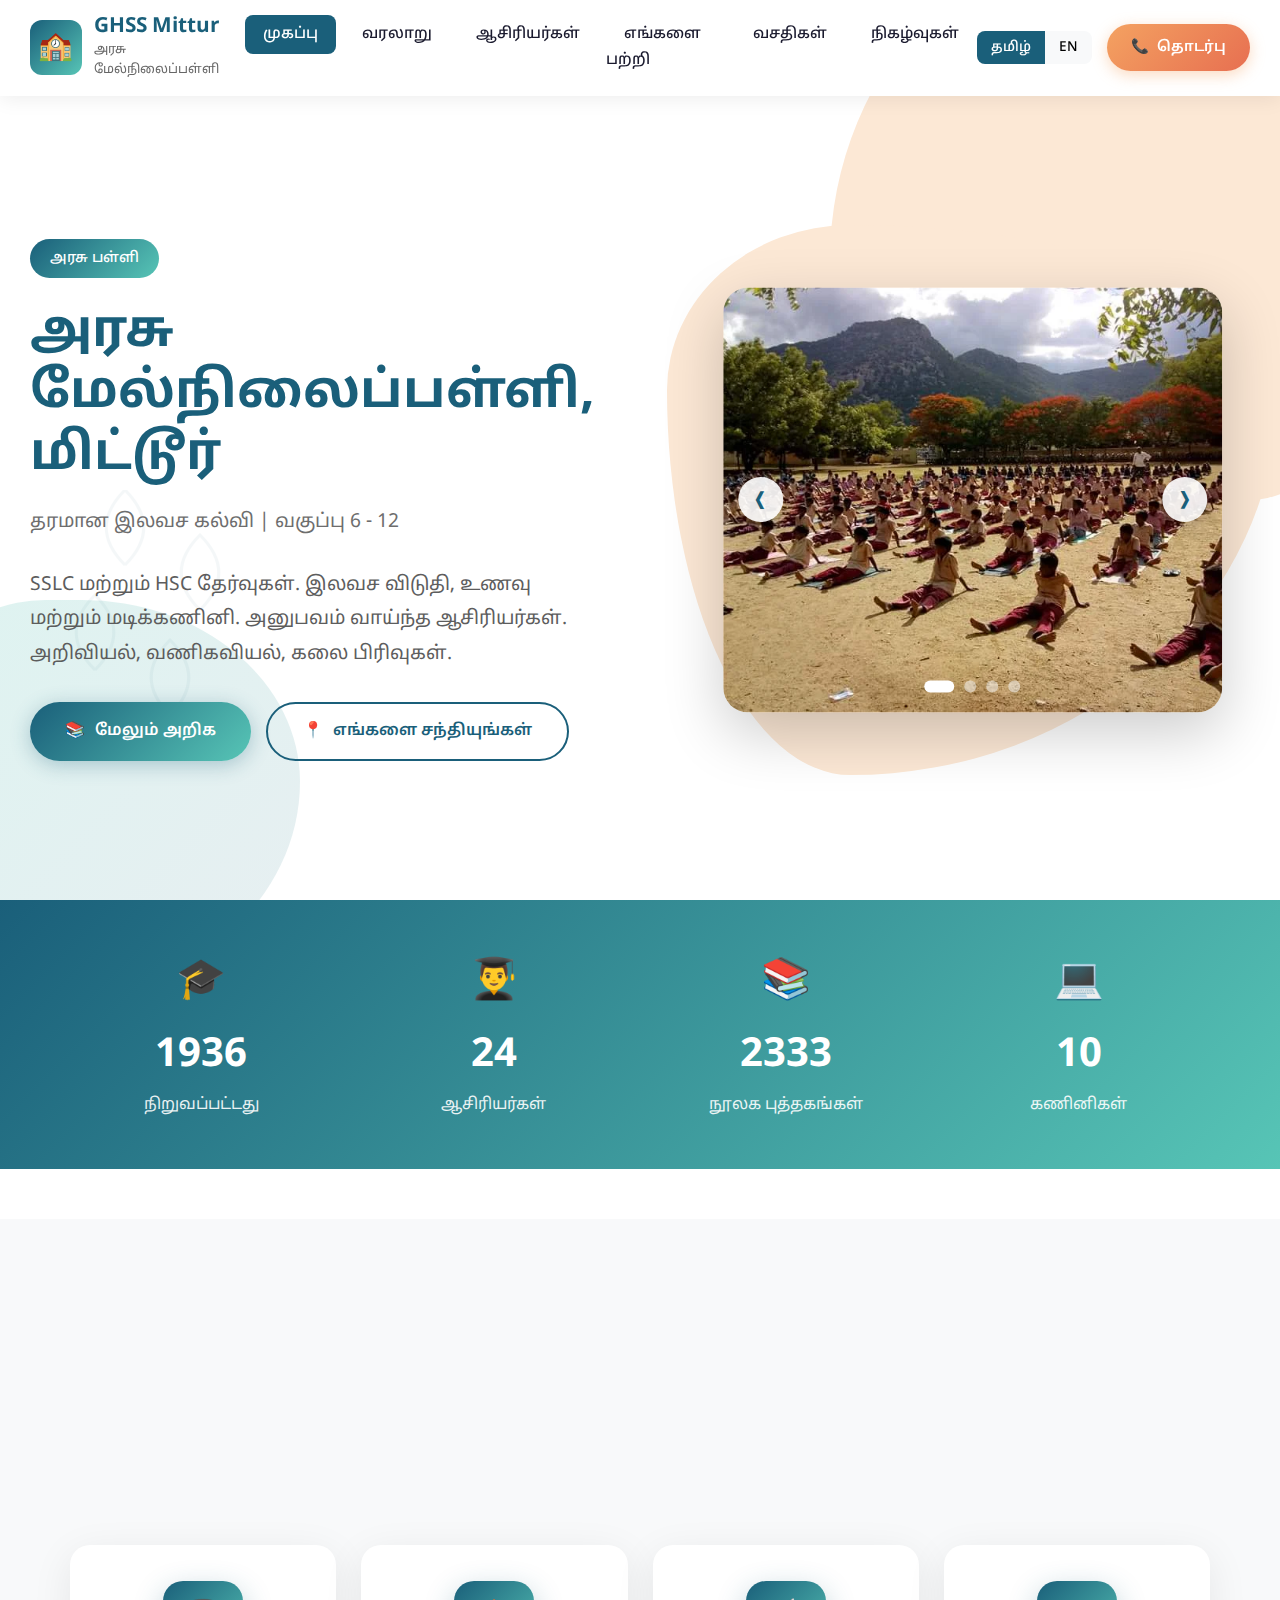
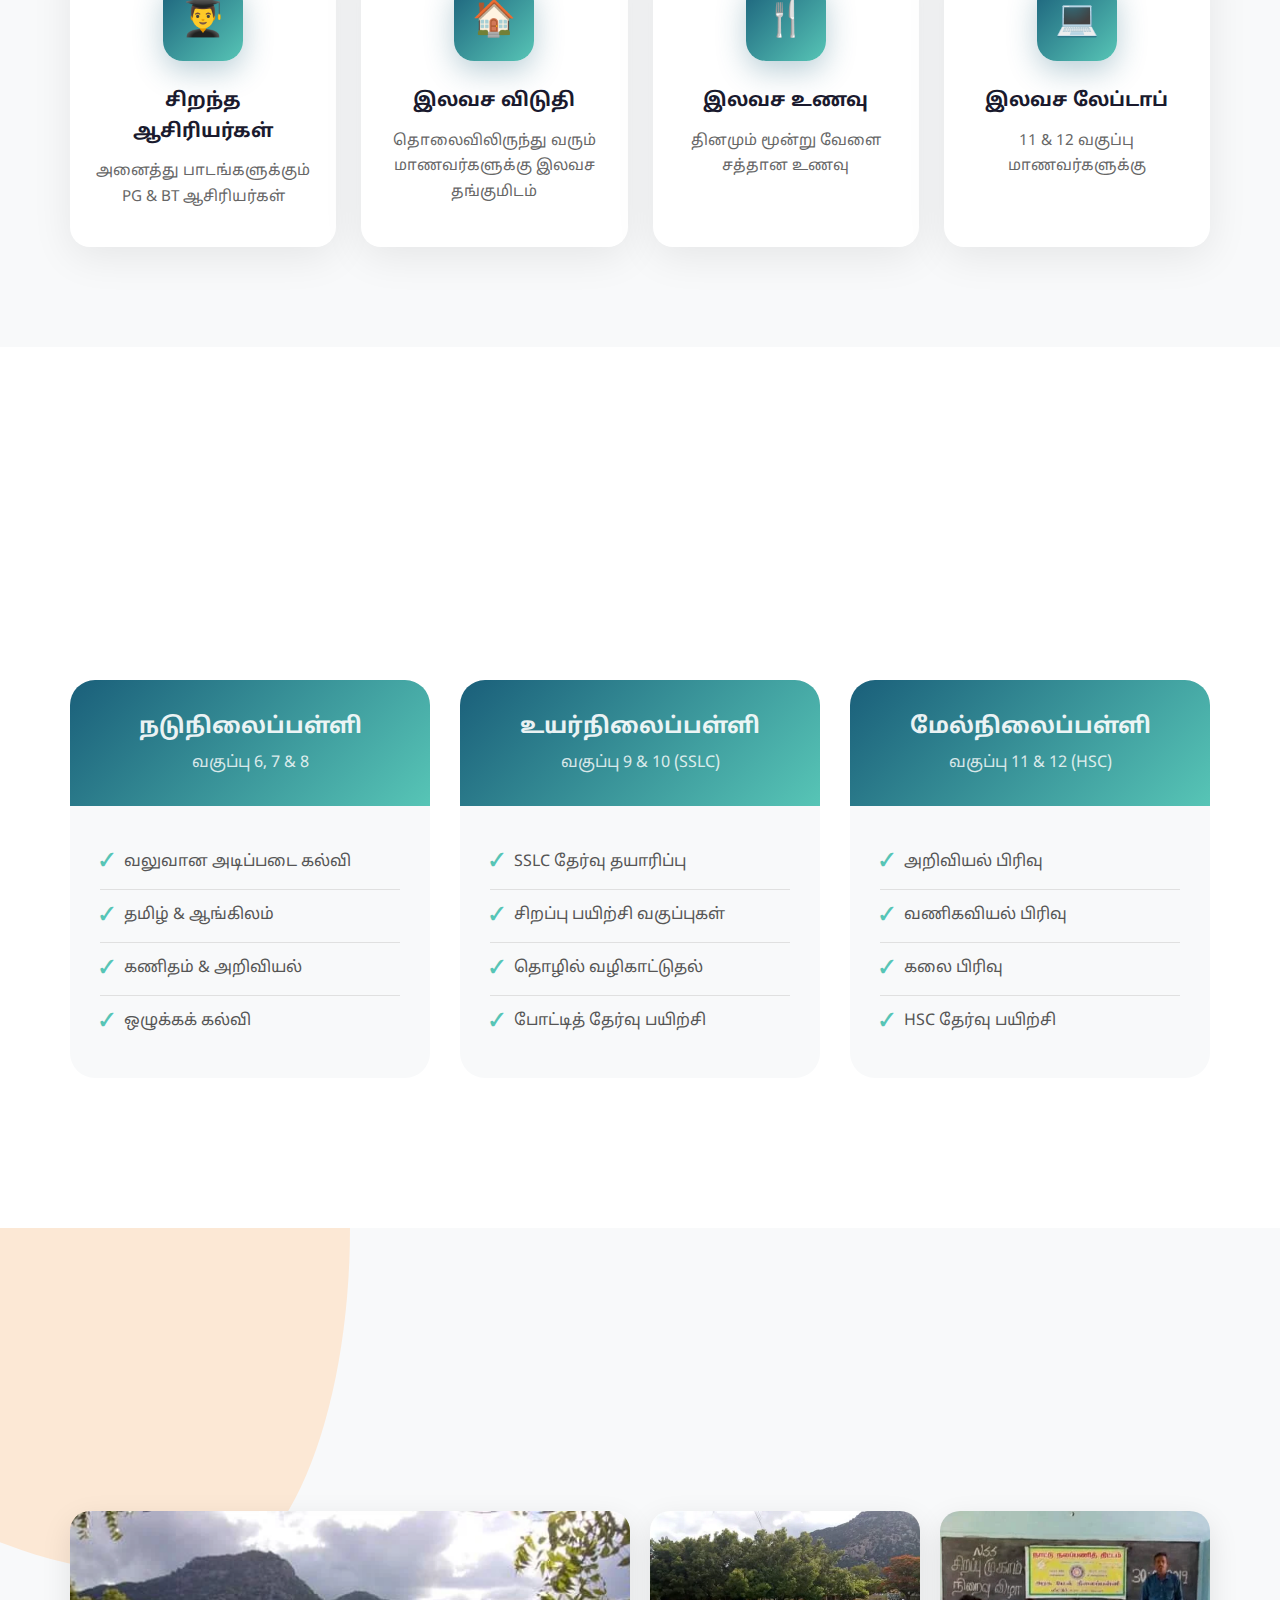
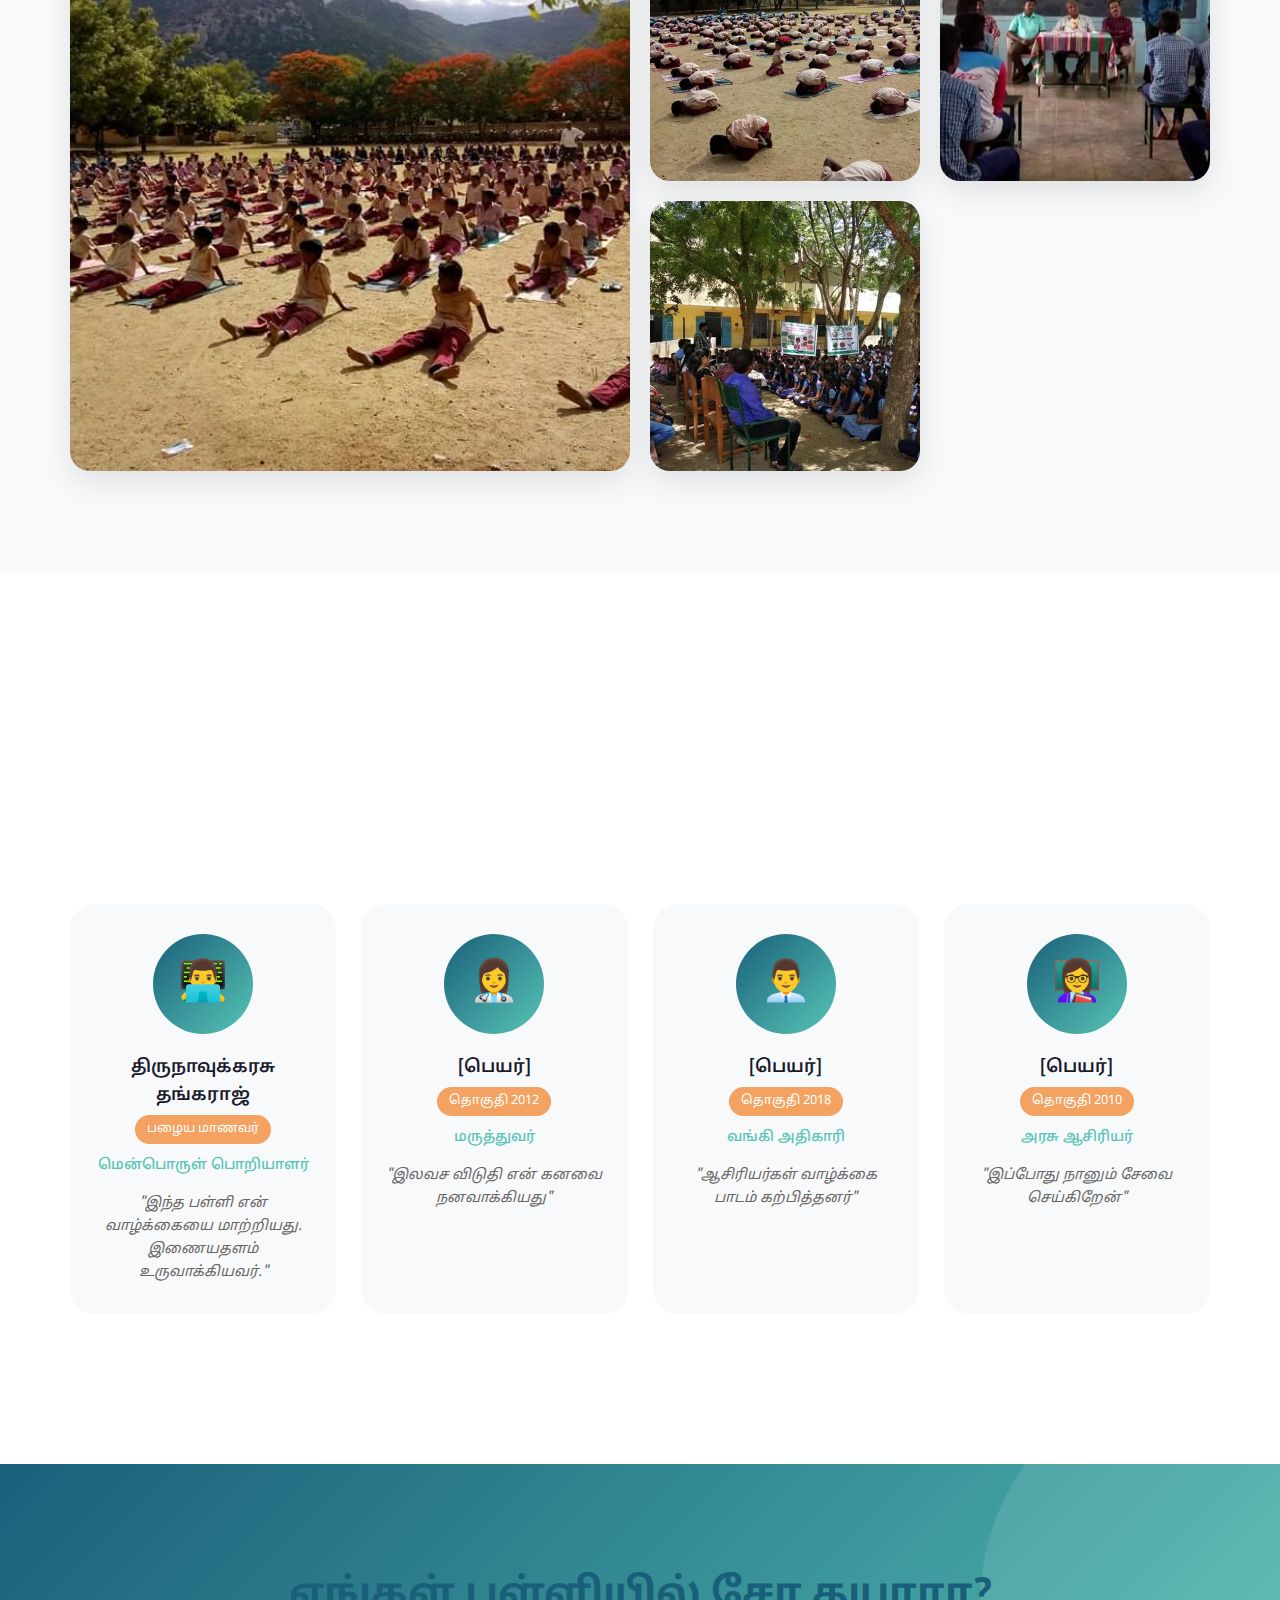
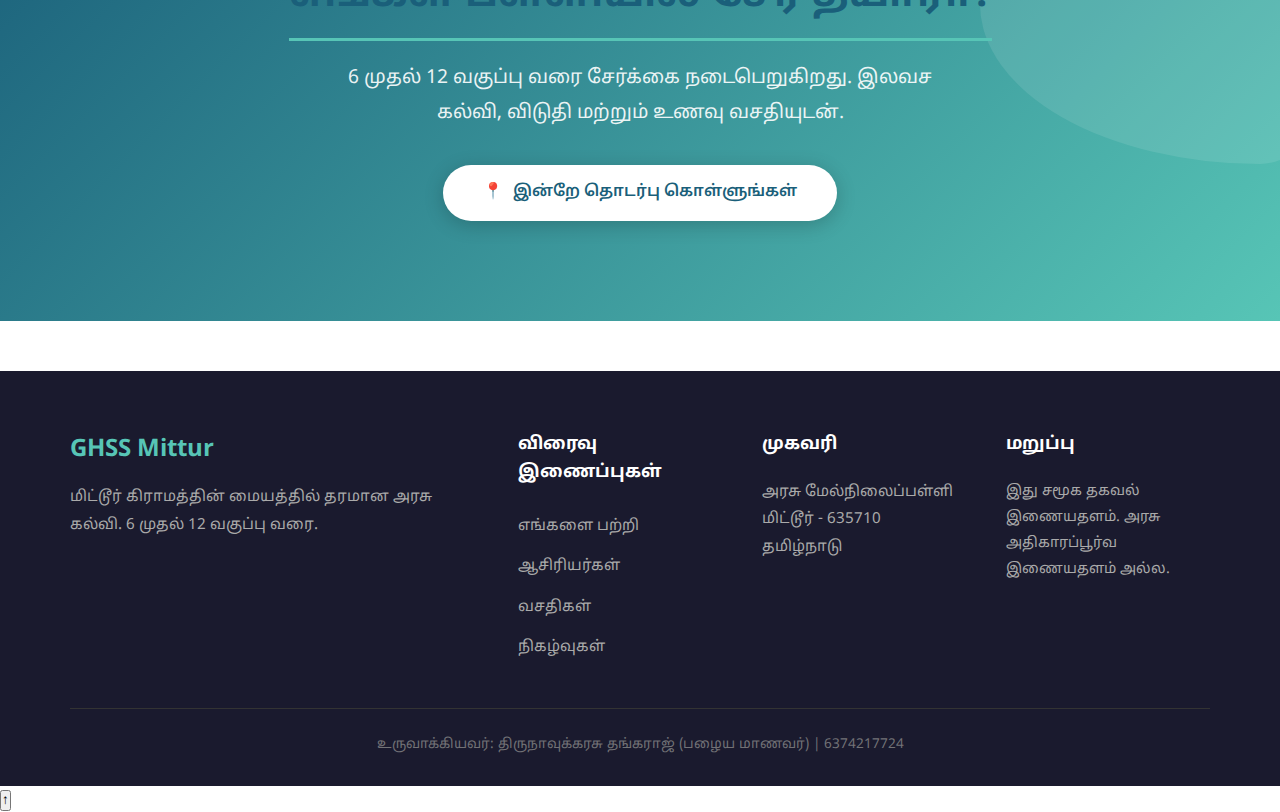
<file: index.html>
<!DOCTYPE html>
<html lang="ta" class="lang-tamil">
<head>
    <meta charset="UTF-8">
    <meta name="viewport" content="width=device-width, initial-scale=1.0">

    <!-- Primary SEO Meta Tags -->
    <title>GHSS Mittur | அரசு மேல்நிலைப்பள்ளி மிட்டூர் | Government Higher Secondary School</title>
    <meta name="title" content="GHSS Mittur | அரசு மேல்நிலைப்பள்ளி மிட்டூர் | Government Higher Secondary School">
    <meta name="description" content="GHSS Mittur - Government Higher Secondary School, Mittur, Tirupattur District, Tamil Nadu. Established 1936. Free education Class 6-12 with SSLC & HSC. 24 Teachers, Computer Lab, Library with 2333 books. அரசு மேல்நிலைப்பள்ளி மிட்டூர்.">
    <meta name="keywords" content="mittur, mittur school, school mittur, school in mittur, schools in mittur, mittur schools, mittur palli, மிட்டூர், மிட்டூர் பள்ளி, GHSS Mittur, GHSS, ghss mittur, ghss school, ghss school mittur, govt school, govt school mittur, govt schools mittur, government school, government school mittur, government schools mittur, govt higher secondary school, govt higher secondary school mittur, government higher secondary school, government higher secondary school mittur, govt high school mittur, government high school mittur, boys school mittur, girls school mittur, co-ed school mittur, high school mittur, higher secondary school mittur, higher secondary mittur, hr sec school mittur, அரசு மேல்நிலைப்பள்ளி மிட்டூர், அரசு பள்ளி மிட்டூர், அரசு பள்ளி, மேல்நிலைப்பள்ளி மிட்டூர், உயர்நிலைப்பள்ளி மிட்டூர், mittur village school, mittur govt school, mittur government school, free school mittur, free govt school, free government school, Tamil Nadu Government School, Tamil Nadu govt school, TN govt school, Free Education Tamil Nadu, free education, SSLC School mittur, SSLC school, HSC School mittur, HSC school, 10th school mittur, 12th school mittur, plus two school mittur, 635710, 635710 school, Tirupattur District school, tirupattur govt school, tirupattur school, tirupattur district govt school, UDISE 33042101506, mittur school tamil nadu, mittur school tirupattur, best govt school mittur, best school mittur, top school mittur, free hostel school mittur, free hostel school, free education mittur, mittur higher secondary, mittur hr sec school, govt hr sec school mittur, government hr sec school mittur, mittur village, mittur tamil nadu, school near mittur, nearest school mittur, local school mittur, public school mittur, sarkar school mittur, sarkari school mittur, arasup palli mittur">
    <meta name="author" content="GHSS Mittur">
    <meta name="robots" content="index, follow">
    <meta name="language" content="Tamil, English">
    <meta name="revisit-after" content="7 days">
    <link rel="canonical" href="https://mitturschool.in/">

    <!-- Open Graph / Facebook -->
    <meta property="og:type" content="website">
    <meta property="og:url" content="https://mitturschool.in/">
    <meta property="og:title" content="GHSS Mittur | Government Higher Secondary School Mittur">
    <meta property="og:description" content="Quality free education Class 6-12 with SSLC & HSC. Free hostel, food & laptop for students. Join GHSS Mittur today!">
    <meta property="og:image" content="https://mitturschool.in/images/mittueschool.webp">
    <meta property="og:locale" content="ta_IN">
    <meta property="og:locale:alternate" content="en_IN">
    <meta property="og:site_name" content="GHSS Mittur">

    <!-- Twitter -->
    <meta name="twitter:card" content="summary_large_image">
    <meta name="twitter:url" content="https://mitturschool.in/">
    <meta name="twitter:title" content="GHSS Mittur | Government Higher Secondary School">
    <meta name="twitter:description" content="Quality free education Class 6-12 with SSLC & HSC. Free hostel, food & laptop.">
    <meta name="twitter:image" content="https://mitturschool.in/images/mittueschool.webp">

    <!-- Geo Tags -->
    <meta name="geo.region" content="IN-TN">
    <meta name="geo.placename" content="Mittur">
    <meta name="geo.position" content="12.489387;78.567918">
    <meta name="ICBM" content="12.489387, 78.567918">

    <!-- Schema.org Structured Data -->
    <script type="application/ld+json">
    {
        "@context": "https://schema.org",
        "@type": "School",
        "name": "Government Higher Secondary School Mittur",
        "alternateName": ["GHSS Mittur", "அரசு மேல்நிலைப்பள்ளி மிட்டூர்", "Mittur School", "School Mittur", "Govt School Mittur", "Govt Hr Sec School Mittur", "மிட்டூர் பள்ளி", "அரசு பள்ளி மிட்டூர்"],
        "url": "https://mitturschool.in",
        "logo": "https://mitturschool.in/images/mittueschool.webp",
        "image": "https://mitturschool.in/images/mittueschool.webp",
        "description": "Government Higher Secondary School established in 1936. Offering free quality education from Class 6 to 12 with SSLC and HSC State Board examinations. 24 teachers, 10 computers, library with 2333 books.",
        "foundingDate": "1936",
        "identifier": {
            "@type": "PropertyValue",
            "name": "UDISE Code",
            "value": "33042101506"
        },
        "address": {
            "@type": "PostalAddress",
            "streetAddress": "Mittur Village, Thirupattur Block",
            "addressLocality": "Mittur",
            "addressRegion": "Tamil Nadu",
            "postalCode": "635710",
            "addressCountry": "IN"
        },
        "areaServed": "Mittur and surrounding villages, Tirupattur District",
        "priceRange": "Free",
        "openingHours": "Mo-Fr 09:00-16:30, Sa 09:00-12:30",
        "numberOfEmployees": "24",
        "sameAs": [],
        "amenityFeature": [
            {"@type": "LocationFeatureSpecification", "name": "Computer Lab with 10 Computers"},
            {"@type": "LocationFeatureSpecification", "name": "Library with 2333 Books"},
            {"@type": "LocationFeatureSpecification", "name": "Playground"},
            {"@type": "LocationFeatureSpecification", "name": "Physics Laboratory"},
            {"@type": "LocationFeatureSpecification", "name": "Chemistry Laboratory"},
            {"@type": "LocationFeatureSpecification", "name": "Biology Laboratory"},
            {"@type": "LocationFeatureSpecification", "name": "Ramps for Disabled"}
        ],
        "hasOfferCatalog": {
            "@type": "OfferCatalog",
            "name": "Academic Programs",
            "itemListElement": [
                {
                    "@type": "EducationalOccupationalProgram",
                    "name": "Middle School (Class 6-8)",
                    "educationalProgramMode": "full-time"
                },
                {
                    "@type": "EducationalOccupationalProgram",
                    "name": "High School SSLC (Class 9-10)",
                    "educationalProgramMode": "full-time"
                },
                {
                    "@type": "EducationalOccupationalProgram",
                    "name": "Higher Secondary HSC (Class 11-12)",
                    "educationalProgramMode": "full-time"
                }
            ]
        }
    }
    </script>

    <link rel="stylesheet" href="css/style.css">
    <link rel="preconnect" href="https://fonts.googleapis.com">
    <link rel="preconnect" href="https://fonts.gstatic.com" crossorigin>
    <link href="https://fonts.googleapis.com/css2?family=Noto+Sans+Tamil:wght@300;400;500;600;700&display=swap" rel="stylesheet">
    <style>
        * {
            margin: 0;
            padding: 0;
            box-sizing: border-box;
            font-family: 'Noto Sans Tamil', sans-serif;
        }

        :root {
            --primary: #1a5f7a;
            --secondary: #57c5b6;
            --accent: #f4a261;
            --accent-light: #fce8d5;
            --dark: #1a1a2e;
            --light: #ffffff;
            --gray: #f8f9fa;
        }

        body {
            background: var(--light);
            color: var(--dark);
            overflow-x: hidden;
        }

        /* Modern Header */
        .modern-header {
            background: var(--light);
            padding: 15px 0;
            position: fixed;
            width: 100%;
            top: 0;
            z-index: 1000;
            box-shadow: 0 2px 20px rgba(0,0,0,0.08);
        }

        .header-container {
            max-width: 1400px;
            margin: 0 auto;
            padding: 0 30px;
            display: flex;
            align-items: center;
            justify-content: space-between;
        }

        .logo-section {
            display: flex;
            align-items: center;
            gap: 12px;
        }

        .logo-icon {
            width: 55px;
            height: 55px;
            background: linear-gradient(135deg, var(--primary), var(--secondary));
            border-radius: 12px;
            display: flex;
            align-items: center;
            justify-content: center;
            font-size: 28px;
        }

        .logo-text h1 {
            font-size: 1.3rem;
            font-weight: 700;
            color: var(--primary);
            line-height: 1.2;
        }

        .logo-text p {
            font-size: 0.8rem;
            color: #666;
        }

        .nav-menu {
            display: flex;
            list-style: none;
            gap: 8px;
        }

        .nav-menu a {
            text-decoration: none;
            color: var(--dark);
            padding: 10px 18px;
            border-radius: 8px;
            font-weight: 500;
            font-size: 0.95rem;
            transition: all 0.3s ease;
        }

        .nav-menu a:hover,
        .nav-menu a.active {
            background: var(--primary);
            color: var(--light);
        }

        .header-right {
            display: flex;
            align-items: center;
            gap: 15px;
        }

        .lang-switch {
            display: flex;
            background: var(--gray);
            border-radius: 8px;
            overflow: hidden;
        }

        .lang-switch button {
            border: none;
            background: transparent;
            padding: 8px 14px;
            cursor: pointer;
            font-weight: 500;
            font-size: 0.85rem;
            transition: all 0.3s;
        }

        .lang-switch button.active {
            background: var(--primary);
            color: white;
        }

        .contact-btn {
            background: linear-gradient(135deg, var(--accent), #e76f51);
            color: white;
            padding: 12px 24px;
            border-radius: 50px;
            text-decoration: none;
            font-weight: 600;
            font-size: 0.9rem;
            display: flex;
            align-items: center;
            gap: 8px;
            transition: all 0.3s;
            box-shadow: 0 4px 15px rgba(244, 162, 97, 0.4);
        }

        .contact-btn:hover {
            transform: translateY(-2px);
            box-shadow: 0 6px 25px rgba(244, 162, 97, 0.5);
        }

        .menu-toggle {
            display: none;
            background: none;
            border: none;
            font-size: 1.8rem;
            cursor: pointer;
            color: var(--primary);
        }

        /* Hero Section */
        .hero-section {
            min-height: 100vh;
            padding-top: 100px;
            position: relative;
            overflow: hidden;
            display: flex;
            align-items: center;
        }

        /* Decorative Blobs */
        .blob-1 {
            position: absolute;
            width: 600px;
            height: 600px;
            background: var(--accent-light);
            border-radius: 60% 40% 30% 70% / 60% 30% 70% 40%;
            top: -100px;
            right: -150px;
            z-index: 0;
            animation: blob-float 8s ease-in-out infinite;
        }

        .blob-2 {
            position: absolute;
            width: 400px;
            height: 400px;
            background: linear-gradient(135deg, rgba(87, 197, 182, 0.2), rgba(26, 95, 122, 0.1));
            border-radius: 40% 60% 70% 30% / 40% 50% 60% 50%;
            bottom: -100px;
            left: -100px;
            z-index: 0;
            animation: blob-float 10s ease-in-out infinite reverse;
        }

        @keyframes blob-float {
            0%, 100% { transform: translate(0, 0) rotate(0deg); }
            33% { transform: translate(30px, -30px) rotate(5deg); }
            66% { transform: translate(-20px, 20px) rotate(-5deg); }
        }

        /* Decorative Hearts */
        .hearts-decoration {
            position: absolute;
            left: 50px;
            bottom: 100px;
            opacity: 0.15;
            z-index: 0;
        }

        .hearts-decoration svg {
            width: 300px;
            height: auto;
        }

        .hero-container {
            max-width: 1400px;
            margin: 0 auto;
            padding: 0 30px;
            display: grid;
            grid-template-columns: 1fr 1fr;
            gap: 60px;
            align-items: center;
            position: relative;
            z-index: 1;
        }

        .hero-content {
            padding-right: 40px;
        }

        .hero-badge {
            display: inline-block;
            background: linear-gradient(135deg, var(--primary), var(--secondary));
            color: white;
            padding: 8px 20px;
            border-radius: 50px;
            font-size: 0.9rem;
            font-weight: 500;
            margin-bottom: 25px;
        }

        .hero-title {
            font-size: 3.2rem;
            font-weight: 700;
            color: var(--primary);
            line-height: 1.2;
            margin-bottom: 20px;
        }

        .hero-subtitle {
            font-size: 1.3rem;
            color: #666;
            margin-bottom: 15px;
        }

        .hero-description {
            font-size: 1.1rem;
            color: #555;
            line-height: 1.8;
            margin-bottom: 35px;
        }

        .hero-buttons {
            display: flex;
            gap: 15px;
            flex-wrap: wrap;
        }

        .btn-primary {
            background: linear-gradient(135deg, var(--primary), var(--secondary));
            color: white;
            padding: 15px 35px;
            border-radius: 50px;
            text-decoration: none;
            font-weight: 600;
            display: inline-flex;
            align-items: center;
            gap: 10px;
            transition: all 0.3s;
            box-shadow: 0 4px 20px rgba(26, 95, 122, 0.3);
        }

        .btn-primary:hover {
            transform: translateY(-3px);
            box-shadow: 0 8px 30px rgba(26, 95, 122, 0.4);
        }

        .btn-outline {
            background: transparent;
            color: var(--primary);
            padding: 15px 35px;
            border-radius: 50px;
            text-decoration: none;
            font-weight: 600;
            border: 2px solid var(--primary);
            display: inline-flex;
            align-items: center;
            gap: 10px;
            transition: all 0.3s;
        }

        .btn-outline:hover {
            background: var(--primary);
            color: white;
        }

        /* Photo Collage & Slider */
        .photo-collage {
            position: relative;
            height: 500px;
        }

        .collage-wrapper {
            position: relative;
            width: 100%;
            height: 100%;
        }

        .collage-blob {
            position: absolute;
            width: 110%;
            height: 110%;
            top: -5%;
            left: -5%;
            background: var(--accent-light);
            border-radius: 30% 70% 70% 30% / 30% 30% 70% 70%;
            z-index: 0;
        }

        /* Hero Slider */
        .hero-slider {
            position: absolute;
            top: 50%;
            left: 50%;
            transform: translate(-50%, -50%);
            width: 90%;
            height: 85%;
            border-radius: 25px;
            overflow: hidden;
            box-shadow: 0 20px 60px rgba(0,0,0,0.2);
            z-index: 1;
        }

        .slider-track {
            width: 100%;
            height: 100%;
            position: relative;
        }

        .slider-slide {
            position: absolute;
            top: 0;
            left: 0;
            width: 100%;
            height: 100%;
            opacity: 0;
            transition: opacity 0.6s ease-in-out;
        }

        .slider-slide.active {
            opacity: 1;
        }

        .slider-slide img {
            width: 100%;
            height: 100%;
            object-fit: cover;
        }

        .slider-btn {
            position: absolute;
            top: 50%;
            transform: translateY(-50%);
            background: rgba(255,255,255,0.9);
            border: none;
            width: 45px;
            height: 45px;
            border-radius: 50%;
            font-size: 1.2rem;
            cursor: pointer;
            z-index: 10;
            transition: all 0.3s;
            color: var(--primary);
            box-shadow: 0 4px 15px rgba(0,0,0,0.2);
        }

        .slider-btn:hover {
            background: var(--primary);
            color: white;
            transform: translateY(-50%) scale(1.1);
        }

        .prev-btn { left: 15px; }
        .next-btn { right: 15px; }

        .slider-dots {
            position: absolute;
            bottom: 20px;
            left: 50%;
            transform: translateX(-50%);
            display: flex;
            gap: 10px;
            z-index: 10;
        }

        .slider-dot {
            width: 12px;
            height: 12px;
            border-radius: 50%;
            background: rgba(255,255,255,0.5);
            cursor: pointer;
            transition: all 0.3s;
        }

        .slider-dot.active {
            background: white;
            width: 30px;
            border-radius: 6px;
        }

        .slider-dot:hover {
            background: rgba(255,255,255,0.8);
        }

        /* Stats Bar */
        .stats-bar {
            background: linear-gradient(135deg, var(--primary), var(--secondary));
            padding: 50px 0;
            margin-top: -50px;
            position: relative;
            z-index: 2;
        }

        .stats-container {
            max-width: 1200px;
            margin: 0 auto;
            padding: 0 30px;
            display: grid;
            grid-template-columns: repeat(4, 1fr);
            gap: 30px;
        }

        .stat-item {
            text-align: center;
            color: white;
        }

        .stat-icon {
            font-size: 2.5rem;
            margin-bottom: 10px;
        }

        .stat-number {
            font-size: 2.5rem;
            font-weight: 700;
            margin-bottom: 5px;
        }

        .stat-label {
            font-size: 1rem;
            opacity: 0.9;
        }

        /* Features Section */
        .features-section {
            padding: 100px 0;
            background: var(--gray);
            position: relative;
        }

        .section-container {
            max-width: 1200px;
            margin: 0 auto;
            padding: 0 30px;
        }

        .section-header {
            text-align: center;
            margin-bottom: 60px;
        }

        .section-badge {
            display: inline-block;
            background: linear-gradient(135deg, var(--accent), #e76f51);
            color: white;
            padding: 8px 24px;
            border-radius: 50px;
            font-size: 0.9rem;
            font-weight: 500;
            margin-bottom: 20px;
        }

        .section-title {
            font-size: 2.5rem;
            color: var(--primary);
            margin-bottom: 15px;
        }

        .section-subtitle {
            font-size: 1.1rem;
            color: #666;
            max-width: 600px;
            margin: 0 auto;
        }

        .features-grid {
            display: grid;
            grid-template-columns: repeat(4, 1fr);
            gap: 25px;
        }

        .feature-card {
            background: white;
            padding: 35px 25px;
            border-radius: 20px;
            text-align: center;
            box-shadow: 0 10px 40px rgba(0,0,0,0.08);
            transition: all 0.4s ease;
            border: 1px solid transparent;
        }

        .feature-card:hover {
            transform: translateY(-10px);
            border-color: var(--secondary);
            box-shadow: 0 20px 50px rgba(0,0,0,0.12);
        }

        .feature-icon {
            width: 80px;
            height: 80px;
            background: linear-gradient(135deg, var(--primary), var(--secondary));
            border-radius: 20px;
            display: flex;
            align-items: center;
            justify-content: center;
            font-size: 2.2rem;
            margin: 0 auto 25px;
            box-shadow: 0 10px 30px rgba(26, 95, 122, 0.3);
        }

        .feature-card h4 {
            font-size: 1.2rem;
            color: var(--dark);
            margin-bottom: 12px;
        }

        .feature-card p {
            font-size: 0.95rem;
            color: #666;
            line-height: 1.7;
        }

        /* Programs Section */
        .programs-section {
            padding: 100px 0;
            background: white;
        }

        .programs-grid {
            display: grid;
            grid-template-columns: repeat(3, 1fr);
            gap: 30px;
        }

        .program-card {
            background: var(--gray);
            border-radius: 25px;
            overflow: hidden;
            transition: all 0.4s ease;
        }

        .program-card:hover {
            transform: translateY(-10px);
            box-shadow: 0 20px 50px rgba(0,0,0,0.1);
        }

        .program-header {
            background: linear-gradient(135deg, var(--primary), var(--secondary));
            color: white;
            padding: 30px;
            text-align: center;
        }

        .program-header h4 {
            font-size: 1.4rem;
            margin-bottom: 5px;
        }

        .program-header span {
            opacity: 0.9;
        }

        .program-body {
            padding: 30px;
        }

        .program-body ul {
            list-style: none;
        }

        .program-body li {
            padding: 12px 0;
            border-bottom: 1px solid #e0e0e0;
            color: #555;
            display: flex;
            align-items: center;
            gap: 10px;
        }

        .program-body li:last-child {
            border-bottom: none;
        }

        .program-body li::before {
            content: "✓";
            color: var(--secondary);
            font-weight: bold;
            font-size: 1.1rem;
        }

        /* Gallery Section */
        .gallery-section {
            padding: 100px 0;
            background: var(--gray);
            position: relative;
            overflow: hidden;
        }

        .gallery-blob {
            position: absolute;
            width: 500px;
            height: 500px;
            background: var(--accent-light);
            border-radius: 60% 40% 30% 70% / 60% 30% 70% 40%;
            top: -150px;
            left: -150px;
            z-index: 0;
        }

        .gallery-content {
            position: relative;
            z-index: 1;
        }

        .gallery-grid {
            display: grid;
            grid-template-columns: repeat(4, 1fr);
            gap: 20px;
            margin-top: 50px;
        }

        .gallery-item {
            border-radius: 20px;
            overflow: hidden;
            box-shadow: 0 10px 30px rgba(0,0,0,0.1);
            transition: all 0.4s ease;
            aspect-ratio: 1;
        }

        .gallery-item:hover {
            transform: scale(1.05);
        }

        .gallery-item img {
            width: 100%;
            height: 100%;
            object-fit: cover;
        }

        .gallery-item:first-child {
            grid-column: span 2;
            grid-row: span 2;
        }

        /* Alumni Section */
        .alumni-section {
            padding: 100px 0;
            background: white;
        }

        .alumni-grid {
            display: grid;
            grid-template-columns: repeat(4, 1fr);
            gap: 25px;
            margin-top: 50px;
        }

        .alumni-card {
            background: var(--gray);
            border-radius: 25px;
            padding: 30px 20px;
            text-align: center;
            transition: all 0.4s ease;
        }

        .alumni-card:hover {
            transform: translateY(-10px);
            box-shadow: 0 20px 50px rgba(0,0,0,0.1);
        }

        .alumni-photo {
            width: 100px;
            height: 100px;
            border-radius: 50%;
            background: linear-gradient(135deg, var(--primary), var(--secondary));
            display: flex;
            align-items: center;
            justify-content: center;
            font-size: 2.5rem;
            margin: 0 auto 20px;
            color: white;
        }

        .alumni-name {
            font-size: 1.1rem;
            font-weight: 600;
            color: var(--dark);
            margin-bottom: 5px;
        }

        .alumni-batch {
            display: inline-block;
            background: var(--accent);
            color: white;
            padding: 4px 12px;
            border-radius: 15px;
            font-size: 0.8rem;
            margin-bottom: 10px;
        }

        .alumni-profession {
            color: var(--secondary);
            font-weight: 500;
            margin-bottom: 15px;
            font-size: 0.9rem;
        }

        .alumni-quote {
            font-size: 0.9rem;
            color: #666;
            font-style: italic;
            line-height: 1.6;
        }

        /* CTA Section */
        .cta-section {
            padding: 100px 0;
            background: linear-gradient(135deg, var(--primary), var(--secondary));
            text-align: center;
            color: white;
            position: relative;
            overflow: hidden;
        }

        .cta-blob {
            position: absolute;
            width: 400px;
            height: 400px;
            background: rgba(255,255,255,0.1);
            border-radius: 60% 40% 30% 70% / 60% 30% 70% 40%;
            right: -100px;
            top: -100px;
        }

        .cta-content {
            position: relative;
            z-index: 1;
        }

        .cta-content h3 {
            font-size: 2.5rem;
            margin-bottom: 20px;
        }

        .cta-content p {
            font-size: 1.2rem;
            opacity: 0.9;
            max-width: 600px;
            margin: 0 auto 35px;
            line-height: 1.8;
        }

        .btn-white {
            background: white;
            color: var(--primary);
            padding: 15px 40px;
            border-radius: 50px;
            text-decoration: none;
            font-weight: 600;
            display: inline-flex;
            align-items: center;
            gap: 10px;
            transition: all 0.3s;
            box-shadow: 0 4px 20px rgba(0,0,0,0.2);
        }

        .btn-white:hover {
            transform: translateY(-3px);
            box-shadow: 0 8px 30px rgba(0,0,0,0.3);
        }

        /* Modern Footer */
        .modern-footer {
            background: var(--dark);
            color: white;
            padding: 60px 0 30px;
        }

        .footer-container {
            max-width: 1200px;
            margin: 0 auto;
            padding: 0 30px;
        }

        .footer-grid {
            display: grid;
            grid-template-columns: 2fr 1fr 1fr 1fr;
            gap: 40px;
            margin-bottom: 40px;
        }

        .footer-brand h4 {
            font-size: 1.5rem;
            margin-bottom: 15px;
            color: var(--secondary);
        }

        .footer-brand p {
            color: #aaa;
            line-height: 1.8;
            font-size: 0.95rem;
        }

        .footer-links h5 {
            font-size: 1.1rem;
            margin-bottom: 20px;
            color: white;
        }

        .footer-links a {
            display: block;
            color: #aaa;
            text-decoration: none;
            padding: 8px 0;
            transition: color 0.3s;
            font-size: 0.95rem;
        }

        .footer-links a:hover {
            color: var(--secondary);
        }

        .footer-bottom {
            border-top: 1px solid #333;
            padding-top: 25px;
            text-align: center;
            color: #888;
            font-size: 0.9rem;
        }

        /* Responsive */
        @media (max-width: 1200px) {
            .features-grid {
                grid-template-columns: repeat(2, 1fr);
            }
            .alumni-grid {
                grid-template-columns: repeat(2, 1fr);
            }
        }

        @media (max-width: 992px) {
            .hero-container {
                grid-template-columns: 1fr;
                text-align: center;
                padding: 0 20px;
            }

            .hero-content {
                padding-right: 0;
            }

            .hero-title {
                font-size: 2.2rem;
            }

            .hero-buttons {
                justify-content: center;
            }

            .photo-collage {
                height: 350px;
                margin-top: 30px;
            }

            .nav-menu {
                display: none;
                position: absolute;
                top: 100%;
                left: 0;
                right: 0;
                background: white;
                flex-direction: column;
                padding: 20px;
                box-shadow: 0 10px 30px rgba(0,0,0,0.1);
                border-radius: 0 0 15px 15px;
            }

            .nav-menu.active {
                display: flex;
            }

            .menu-toggle {
                display: flex;
                align-items: center;
                justify-content: center;
                background: linear-gradient(135deg, var(--primary), var(--secondary));
                color: white;
                padding: 10px 14px;
                border-radius: 10px;
                font-size: 1.3rem;
            }

            .contact-btn {
                display: none;
            }

            .stats-container {
                grid-template-columns: repeat(2, 1fr);
            }

            .programs-grid {
                grid-template-columns: 1fr;
            }

            .gallery-grid {
                grid-template-columns: repeat(2, 1fr);
            }

            .footer-grid {
                grid-template-columns: 1fr 1fr;
            }

            .section-container {
                padding: 0 20px;
            }
        }

        @media (max-width: 576px) {
            /* Header Mobile */
            .header-container {
                padding: 0 15px;
                gap: 10px;
            }

            .logo-section {
                flex: 1;
                min-width: 0;
            }

            .logo-icon {
                width: 42px;
                height: 42px;
                min-width: 42px;
                font-size: 20px;
                border-radius: 10px;
            }

            .logo-text h1 {
                font-size: 1rem;
                white-space: nowrap;
            }

            .logo-text p {
                font-size: 0.7rem;
                white-space: nowrap;
            }

            .header-right {
                gap: 8px;
            }

            .lang-switch {
                border-radius: 6px;
            }

            .lang-switch button {
                padding: 6px 10px;
                font-size: 0.75rem;
            }

            .menu-toggle {
                padding: 8px 12px;
                font-size: 1.2rem;
                min-width: 40px;
            }

            /* Hero Section Mobile */
            .hero-section {
                padding-top: 85px;
                min-height: auto;
            }

            .hero-container {
                padding: 0 15px;
            }

            .hero-badge {
                font-size: 0.8rem;
                padding: 6px 16px;
                margin-bottom: 15px;
            }

            .hero-title {
                font-size: 1.6rem;
                line-height: 1.3;
                margin-bottom: 12px;
                word-wrap: break-word;
            }

            .hero-subtitle {
                font-size: 1rem;
                margin-bottom: 10px;
            }

            .hero-description {
                font-size: 0.9rem;
                line-height: 1.7;
                margin-bottom: 25px;
                padding: 0 5px;
            }

            .hero-buttons {
                flex-direction: column;
                gap: 12px;
                align-items: center;
            }

            .btn-primary, .btn-outline {
                padding: 12px 28px;
                font-size: 0.9rem;
                width: 100%;
                max-width: 280px;
                justify-content: center;
            }

            .photo-collage {
                height: 280px;
                margin-top: 25px;
            }

            .hero-slider {
                width: 95%;
                height: 90%;
                border-radius: 18px;
            }

            .slider-btn {
                width: 35px;
                height: 35px;
                font-size: 1rem;
            }

            .prev-btn { left: 8px; }
            .next-btn { right: 8px; }

            .slider-dots {
                bottom: 12px;
                gap: 6px;
            }

            .slider-dot {
                width: 8px;
                height: 8px;
            }

            .slider-dot.active {
                width: 20px;
            }

            /* Blobs - make smaller on mobile */
            .blob-1 {
                width: 300px;
                height: 300px;
                top: -50px;
                right: -100px;
            }

            .blob-2 {
                width: 200px;
                height: 200px;
                bottom: -50px;
                left: -50px;
            }

            .hearts-decoration {
                display: none;
            }

            /* Stats Bar Mobile */
            .stats-bar {
                padding: 35px 0;
                margin-top: -30px;
            }

            .stats-container {
                grid-template-columns: repeat(2, 1fr);
                gap: 20px;
                padding: 0 15px;
            }

            .stat-icon {
                font-size: 1.8rem;
            }

            .stat-number {
                font-size: 1.6rem;
            }

            .stat-label {
                font-size: 0.8rem;
            }

            /* Sections Mobile */
            .features-section,
            .programs-section,
            .gallery-section,
            .alumni-section {
                padding: 60px 0;
            }

            .section-container {
                padding: 0 15px;
            }

            .section-header {
                margin-bottom: 35px;
            }

            .section-badge {
                font-size: 0.8rem;
                padding: 6px 18px;
                margin-bottom: 15px;
            }

            .section-title {
                font-size: 1.5rem;
            }

            .section-subtitle {
                font-size: 0.95rem;
            }

            .features-grid {
                grid-template-columns: 1fr;
                gap: 15px;
            }

            .feature-card {
                padding: 25px 20px;
                border-radius: 15px;
            }

            .feature-icon {
                width: 65px;
                height: 65px;
                font-size: 1.8rem;
                margin-bottom: 18px;
            }

            .feature-card h4 {
                font-size: 1.1rem;
            }

            .feature-card p {
                font-size: 0.9rem;
            }

            .gallery-grid {
                grid-template-columns: 1fr;
                gap: 12px;
            }

            .gallery-item:first-child {
                grid-column: span 1;
                grid-row: span 1;
            }

            .alumni-grid {
                grid-template-columns: 1fr;
                gap: 15px;
            }

            .alumni-card {
                padding: 25px 15px;
            }

            /* CTA Mobile */
            .cta-section {
                padding: 60px 0;
            }

            .cta-content h3 {
                font-size: 1.5rem;
            }

            .cta-content p {
                font-size: 1rem;
                margin-bottom: 25px;
            }

            .btn-white {
                padding: 12px 30px;
                font-size: 0.9rem;
            }

            /* Footer Mobile */
            .modern-footer {
                padding: 40px 0 25px;
            }

            .footer-container {
                padding: 0 15px;
            }

            .footer-grid {
                grid-template-columns: 1fr;
                gap: 25px;
                text-align: center;
            }

            .footer-brand h4 {
                font-size: 1.3rem;
            }

            .footer-brand p {
                font-size: 0.9rem;
            }

            .footer-links h5 {
                font-size: 1rem;
                margin-bottom: 12px;
            }

            .footer-bottom {
                padding-top: 20px;
                font-size: 0.85rem;
            }
        }

        /* Extra small devices */
        @media (max-width: 375px) {
            .logo-text h1 {
                font-size: 0.9rem;
            }

            .logo-text p {
                font-size: 0.65rem;
            }

            .logo-icon {
                width: 38px;
                height: 38px;
                min-width: 38px;
                font-size: 18px;
            }

            .lang-switch button {
                padding: 5px 8px;
                font-size: 0.7rem;
            }

            .hero-title {
                font-size: 1.4rem;
            }

            .hero-subtitle {
                font-size: 0.9rem;
            }

            .stat-number {
                font-size: 1.4rem;
            }
        }

        /* Language Toggle */
        .lang-ta, .lang-en { display: none !important; }
        body.lang-tamil .lang-ta { display: block !important; }
        body.lang-english .lang-en { display: block !important; }
        body.lang-tamil span.lang-ta { display: inline !important; }
        body.lang-english span.lang-en { display: inline !important; }
        body.lang-tamil ul.lang-ta { display: block !important; }
        body.lang-english ul.lang-en { display: block !important; }
    </style>
</head>
<body class="lang-tamil">
    <!-- Modern Header -->
    <header class="modern-header">
        <div class="header-container">
            <div class="logo-section">
                <div class="logo-icon">&#127979;</div>
                <div class="logo-text">
                    <h1>GHSS Mittur</h1>
                    <p><span class="lang-ta">அரசு மேல்நிலைப்பள்ளி</span><span class="lang-en">Govt Higher Secondary School</span></p>
                </div>
            </div>

            <ul class="nav-menu">
                <li><a href="index.html" class="active"><span class="lang-ta">முகப்பு</span><span class="lang-en">Home</span></a></li>
                <li><a href="history.html"><span class="lang-ta">வரலாறு</span><span class="lang-en">History</span></a></li>
                <li><a href="teachers.html"><span class="lang-ta">ஆசிரியர்கள்</span><span class="lang-en">Teachers</span></a></li>
                <li><a href="about.html"><span class="lang-ta">எங்களை பற்றி</span><span class="lang-en">About</span></a></li>
                <li><a href="facilities.html"><span class="lang-ta">வசதிகள்</span><span class="lang-en">Facilities</span></a></li>
                <li><a href="events.html"><span class="lang-ta">நிகழ்வுகள்</span><span class="lang-en">Events</span></a></li>
            </ul>

            <div class="header-right">
                <div class="lang-switch">
                    <button class="lang-btn-ta active">தமிழ்</button>
                    <button class="lang-btn-en">EN</button>
                </div>
                <a href="contact.html" class="contact-btn">
                    <span>&#128222;</span>
                    <span class="lang-ta">தொடர்பு</span><span class="lang-en">Contact</span>
                </a>
            </div>

            <button class="menu-toggle">&#9776;</button>
        </div>
    </header>

    <!-- Hero Section -->
    <section class="hero-section">
        <div class="blob-1"></div>
        <div class="blob-2"></div>

        <div class="hearts-decoration">
            <svg viewBox="0 0 200 200">
                <path d="M50,50 Q25,25 50,0 Q75,25 50,50" fill="none" stroke="#1a5f7a" stroke-width="2" opacity="0.3"/>
                <path d="M100,80 Q75,55 100,30 Q125,55 100,80" fill="none" stroke="#1a5f7a" stroke-width="2" opacity="0.3"/>
                <path d="M30,120 Q5,95 30,70 Q55,95 30,120" fill="none" stroke="#1a5f7a" stroke-width="2" opacity="0.3"/>
                <path d="M80,150 Q55,125 80,100 Q105,125 80,150" fill="none" stroke="#1a5f7a" stroke-width="2" opacity="0.3"/>
            </svg>
        </div>

        <div class="hero-container">
            <div class="hero-content">
                <div class="hero-badge"><span class="lang-ta">அரசு பள்ளி</span><span class="lang-en">Government School</span></div>
                <h1 class="hero-title">
                    <span class="lang-ta">அரசு மேல்நிலைப்பள்ளி, மிட்டூர்</span>
                    <span class="lang-en">Govt Higher Secondary School, Mittur</span>
                </h1>
                <p class="hero-subtitle">
                    <span class="lang-ta">தரமான இலவச கல்வி | வகுப்பு 6 - 12</span>
                    <span class="lang-en">Quality Free Education | Class 6 - 12</span>
                </p>
                <p class="hero-description">
                    <span class="lang-ta">SSLC மற்றும் HSC தேர்வுகள். இலவச விடுதி, உணவு மற்றும் மடிக்கணினி. அனுபவம் வாய்ந்த ஆசிரியர்கள். அறிவியல், வணிகவியல், கலை பிரிவுகள்.</span>
                    <span class="lang-en">SSLC and HSC board exams. Free hostel, food and laptop. Experienced teachers. Science, Commerce, Arts streams.</span>
                </p>
                <div class="hero-buttons">
                    <a href="about.html" class="btn-primary">
                        <span>&#128218;</span>
                        <span class="lang-ta">மேலும் அறிக</span><span class="lang-en">Learn More</span>
                    </a>
                    <a href="contact.html" class="btn-outline">
                        <span>&#128205;</span>
                        <span class="lang-ta">எங்களை சந்தியுங்கள்</span><span class="lang-en">Visit Us</span>
                    </a>
                </div>
            </div>

            <div class="photo-collage">
                <div class="collage-wrapper">
                    <div class="collage-blob"></div>
                    <!-- Image Slider -->
                    <div class="hero-slider">
                        <div class="slider-track">
                            <div class="slider-slide active">
                                <img src="images/mittueschool.webp" alt="School Building">
                            </div>
                            <div class="slider-slide">
                                <img src="images/second.webp" alt="Students">
                            </div>
                            <div class="slider-slide">
                                <img src="images/three.webp" alt="Activities">
                            </div>
                            <div class="slider-slide">
                                <img src="images/five.webp" alt="Campus">
                            </div>
                        </div>
                        <button class="slider-btn prev-btn">&#10094;</button>
                        <button class="slider-btn next-btn">&#10095;</button>
                        <div class="slider-dots">
                            <span class="slider-dot active"></span>
                            <span class="slider-dot"></span>
                            <span class="slider-dot"></span>
                            <span class="slider-dot"></span>
                        </div>
                    </div>
                </div>
            </div>
        </div>
    </section>

    <!-- Stats Bar -->
    <section class="stats-bar">
        <div class="stats-container">
            <div class="stat-item">
                <div class="stat-icon">&#127891;</div>
                <div class="stat-number">1936</div>
                <div class="stat-label"><span class="lang-ta">நிறுவப்பட்டது</span><span class="lang-en">Established</span></div>
            </div>
            <div class="stat-item">
                <div class="stat-icon">&#128104;&#8205;&#127891;</div>
                <div class="stat-number">24</div>
                <div class="stat-label"><span class="lang-ta">ஆசிரியர்கள்</span><span class="lang-en">Teachers</span></div>
            </div>
            <div class="stat-item">
                <div class="stat-icon">&#128218;</div>
                <div class="stat-number">2333</div>
                <div class="stat-label"><span class="lang-ta">நூலக புத்தகங்கள்</span><span class="lang-en">Library Books</span></div>
            </div>
            <div class="stat-item">
                <div class="stat-icon">&#128187;</div>
                <div class="stat-number">10</div>
                <div class="stat-label"><span class="lang-ta">கணினிகள்</span><span class="lang-en">Computers</span></div>
            </div>
        </div>
    </section>

    <!-- Features Section -->
    <section class="features-section">
        <div class="section-container">
            <div class="section-header">
                <div class="section-badge"><span class="lang-ta">எங்கள் சிறப்புகள்</span><span class="lang-en">Why Choose Us</span></div>
                <h2 class="section-title"><span class="lang-ta">சிறந்த வசதிகள்</span><span class="lang-en">Best Facilities</span></h2>
                <p class="section-subtitle"><span class="lang-ta">மாணவர்களின் முழுமையான வளர்ச்சிக்கு அனைத்து வசதிகளும்</span><span class="lang-en">All facilities for complete development of students</span></p>
            </div>

            <div class="features-grid">
                <div class="feature-card">
                    <div class="feature-icon">&#128104;&#8205;&#127891;</div>
                    <h4><span class="lang-ta">சிறந்த ஆசிரியர்கள்</span><span class="lang-en">Expert Teachers</span></h4>
                    <p><span class="lang-ta">அனைத்து பாடங்களுக்கும் PG & BT ஆசிரியர்கள்</span><span class="lang-en">PG & BT teachers for all subjects</span></p>
                </div>
                <div class="feature-card">
                    <div class="feature-icon">&#127968;</div>
                    <h4><span class="lang-ta">இலவச விடுதி</span><span class="lang-en">Free Hostel</span></h4>
                    <p><span class="lang-ta">தொலைவிலிருந்து வரும் மாணவர்களுக்கு இலவச தங்குமிடம்</span><span class="lang-en">Free accommodation for students from far</span></p>
                </div>
                <div class="feature-card">
                    <div class="feature-icon">&#127860;</div>
                    <h4><span class="lang-ta">இலவச உணவு</span><span class="lang-en">Free Meals</span></h4>
                    <p><span class="lang-ta">தினமும் மூன்று வேளை சத்தான உணவு</span><span class="lang-en">Nutritious meals three times daily</span></p>
                </div>
                <div class="feature-card">
                    <div class="feature-icon">&#128187;</div>
                    <h4><span class="lang-ta">இலவச லேப்டாப்</span><span class="lang-en">Free Laptop</span></h4>
                    <p><span class="lang-ta">11 & 12 வகுப்பு மாணவர்களுக்கு</span><span class="lang-en">For class 11 & 12 students</span></p>
                </div>
            </div>
        </div>
    </section>

    <!-- Programs Section -->
    <section class="programs-section">
        <div class="section-container">
            <div class="section-header">
                <div class="section-badge"><span class="lang-ta">கல்வி திட்டங்கள்</span><span class="lang-en">Academic Programs</span></div>
                <h2 class="section-title"><span class="lang-ta">முழுமையான கல்வி பாதை</span><span class="lang-en">Complete Education Path</span></h2>
            </div>

            <div class="programs-grid">
                <div class="program-card">
                    <div class="program-header">
                        <h4><span class="lang-ta">நடுநிலைப்பள்ளி</span><span class="lang-en">Middle School</span></h4>
                        <span><span class="lang-ta">வகுப்பு 6, 7 & 8</span><span class="lang-en">Class 6, 7 & 8</span></span>
                    </div>
                    <div class="program-body">
                        <ul class="lang-ta">
                            <li>வலுவான அடிப்படை கல்வி</li>
                            <li>தமிழ் & ஆங்கிலம்</li>
                            <li>கணிதம் & அறிவியல்</li>
                            <li>ஒழுக்கக் கல்வி</li>
                        </ul>
                        <ul class="lang-en">
                            <li>Strong foundation education</li>
                            <li>Tamil & English</li>
                            <li>Mathematics & Science</li>
                            <li>Moral education</li>
                        </ul>
                    </div>
                </div>
                <div class="program-card">
                    <div class="program-header">
                        <h4><span class="lang-ta">உயர்நிலைப்பள்ளி</span><span class="lang-en">High School</span></h4>
                        <span><span class="lang-ta">வகுப்பு 9 & 10 (SSLC)</span><span class="lang-en">Class 9 & 10 (SSLC)</span></span>
                    </div>
                    <div class="program-body">
                        <ul class="lang-ta">
                            <li>SSLC தேர்வு தயாரிப்பு</li>
                            <li>சிறப்பு பயிற்சி வகுப்புகள்</li>
                            <li>தொழில் வழிகாட்டுதல்</li>
                            <li>போட்டித் தேர்வு பயிற்சி</li>
                        </ul>
                        <ul class="lang-en">
                            <li>SSLC exam preparation</li>
                            <li>Special coaching classes</li>
                            <li>Career guidance</li>
                            <li>Competitive exam coaching</li>
                        </ul>
                    </div>
                </div>
                <div class="program-card">
                    <div class="program-header">
                        <h4><span class="lang-ta">மேல்நிலைப்பள்ளி</span><span class="lang-en">Higher Secondary</span></h4>
                        <span><span class="lang-ta">வகுப்பு 11 & 12 (HSC)</span><span class="lang-en">Class 11 & 12 (HSC)</span></span>
                    </div>
                    <div class="program-body">
                        <ul class="lang-ta">
                            <li>அறிவியல் பிரிவு</li>
                            <li>வணிகவியல் பிரிவு</li>
                            <li>கலை பிரிவு</li>
                            <li>HSC தேர்வு பயிற்சி</li>
                        </ul>
                        <ul class="lang-en">
                            <li>Science stream</li>
                            <li>Commerce stream</li>
                            <li>Arts stream</li>
                            <li>HSC exam coaching</li>
                        </ul>
                    </div>
                </div>
            </div>
        </div>
    </section>

    <!-- Gallery Section -->
    <section class="gallery-section">
        <div class="gallery-blob"></div>
        <div class="section-container gallery-content">
            <div class="section-header">
                <div class="section-badge"><span class="lang-ta">புகைப்பட தொகுப்பு</span><span class="lang-en">Photo Gallery</span></div>
                <h2 class="section-title"><span class="lang-ta">எங்கள் பள்ளி</span><span class="lang-en">Our School</span></h2>
            </div>

            <div class="gallery-grid">
                <div class="gallery-item">
                    <img src="images/mittueschool.webp" alt="School Main Building">
                </div>
                <div class="gallery-item">
                    <img src="images/second.webp" alt="Students">
                </div>
                <div class="gallery-item">
                    <img src="images/three.webp" alt="Activities">
                </div>
                <div class="gallery-item">
                    <img src="images/five.webp" alt="Campus">
                </div>
            </div>
        </div>
    </section>

    <!-- Alumni Section -->
    <section class="alumni-section">
        <div class="section-container">
            <div class="section-header">
                <div class="section-badge"><span class="lang-ta">பழைய மாணவர்கள்</span><span class="lang-en">Our Alumni</span></div>
                <h2 class="section-title"><span class="lang-ta">எங்கள் பெருமை</span><span class="lang-en">Our Pride</span></h2>
            </div>

            <div class="alumni-grid">
                <div class="alumni-card">
                    <div class="alumni-photo">&#128104;&#8205;&#128187;</div>
                    <h4 class="alumni-name"><span class="lang-ta">திருநாவுக்கரசு தங்கராஜ்</span><span class="lang-en">Thirunavukkarasu Thangaraj (Old Student)</span></h4>
                    <span class="alumni-batch"><span class="lang-ta">பழைய மாணவர்</span><span class="lang-en">Alumni</span></span>
                    <p class="alumni-profession"><span class="lang-ta">மென்பொருள் பொறியாளர்</span><span class="lang-en">Software Engineer</span></p>
                    <p class="alumni-quote">"<span class="lang-ta">இந்த பள்ளி என் வாழ்க்கையை மாற்றியது. இணையதளம் உருவாக்கியவர்.</span><span class="lang-en">This school changed my life. Created this website.</span>"</p>
                </div>
                <div class="alumni-card">
                    <div class="alumni-photo">&#128105;&#8205;&#9877;&#65039;</div>
                    <h4 class="alumni-name"><span class="lang-ta">[பெயர்]</span><span class="lang-en">[Name]</span></h4>
                    <span class="alumni-batch"><span class="lang-ta">தொகுதி 2012</span><span class="lang-en">Batch 2012</span></span>
                    <p class="alumni-profession"><span class="lang-ta">மருத்துவர்</span><span class="lang-en">Doctor</span></p>
                    <p class="alumni-quote">"<span class="lang-ta">இலவச விடுதி என் கனவை நனவாக்கியது</span><span class="lang-en">Free hostel made my dream come true</span>"</p>
                </div>
                <div class="alumni-card">
                    <div class="alumni-photo">&#128104;&#8205;&#128188;</div>
                    <h4 class="alumni-name"><span class="lang-ta">[பெயர்]</span><span class="lang-en">[Name]</span></h4>
                    <span class="alumni-batch"><span class="lang-ta">தொகுதி 2018</span><span class="lang-en">Batch 2018</span></span>
                    <p class="alumni-profession"><span class="lang-ta">வங்கி அதிகாரி</span><span class="lang-en">Bank Officer</span></p>
                    <p class="alumni-quote">"<span class="lang-ta">ஆசிரியர்கள் வாழ்க்கை பாடம் கற்பித்தனர்</span><span class="lang-en">Teachers taught life lessons</span>"</p>
                </div>
                <div class="alumni-card">
                    <div class="alumni-photo">&#128105;&#8205;&#127979;</div>
                    <h4 class="alumni-name"><span class="lang-ta">[பெயர்]</span><span class="lang-en">[Name]</span></h4>
                    <span class="alumni-batch"><span class="lang-ta">தொகுதி 2010</span><span class="lang-en">Batch 2010</span></span>
                    <p class="alumni-profession"><span class="lang-ta">அரசு ஆசிரியர்</span><span class="lang-en">Govt Teacher</span></p>
                    <p class="alumni-quote">"<span class="lang-ta">இப்போது நானும் சேவை செய்கிறேன்</span><span class="lang-en">Now I also serve students</span>"</p>
                </div>
            </div>
        </div>
    </section>

    <!-- CTA Section -->
    <section class="cta-section">
        <div class="cta-blob"></div>
        <div class="section-container cta-content">
            <h3><span class="lang-ta">எங்கள் பள்ளியில் சேர தயாரா?</span><span class="lang-en">Ready to Join Our School?</span></h3>
            <p><span class="lang-ta">6 முதல் 12 வகுப்பு வரை சேர்க்கை நடைபெறுகிறது. இலவச கல்வி, விடுதி மற்றும் உணவு வசதியுடன்.</span><span class="lang-en">Admissions open for Class 6 to 12. With free education, hostel and food facilities.</span></p>
            <a href="contact.html" class="btn-white">
                <span>&#128205;</span>
                <span class="lang-ta">இன்றே தொடர்பு கொள்ளுங்கள்</span><span class="lang-en">Contact Us Today</span>
            </a>
        </div>
    </section>

    <!-- Modern Footer -->
    <footer class="modern-footer">
        <div class="footer-container">
            <div class="footer-grid">
                <div class="footer-brand">
                    <h4>GHSS Mittur</h4>
                    <p class="lang-ta">மிட்டூர் கிராமத்தின் மையத்தில் தரமான அரசு கல்வி. 6 முதல் 12 வகுப்பு வரை.</p>
                    <p class="lang-en">Quality government education in the heart of Mittur village. Class 6 to 12.</p>
                </div>
                <div class="footer-links">
                    <h5><span class="lang-ta">விரைவு இணைப்புகள்</span><span class="lang-en">Quick Links</span></h5>
                    <a href="about.html"><span class="lang-ta">எங்களை பற்றி</span><span class="lang-en">About Us</span></a>
                    <a href="teachers.html"><span class="lang-ta">ஆசிரியர்கள்</span><span class="lang-en">Teachers</span></a>
                    <a href="facilities.html"><span class="lang-ta">வசதிகள்</span><span class="lang-en">Facilities</span></a>
                    <a href="events.html"><span class="lang-ta">நிகழ்வுகள்</span><span class="lang-en">Events</span></a>
                </div>
                <div class="footer-links">
                    <h5><span class="lang-ta">முகவரி</span><span class="lang-en">Address</span></h5>
                    <p style="color: #aaa; font-size: 0.95rem; line-height: 1.8;">
                        <span class="lang-ta">அரசு மேல்நிலைப்பள்ளி<br>மிட்டூர் - 635710<br>தமிழ்நாடு</span>
                        <span class="lang-en">Govt Hr Sec School<br>Mittur - 635710<br>Tamil Nadu</span>
                    </p>
                </div>
                <div class="footer-links">
                    <h5><span class="lang-ta">மறுப்பு</span><span class="lang-en">Disclaimer</span></h5>
                    <p style="color: #aaa; font-size: 0.9rem; line-height: 1.8;">
                        <span class="lang-ta">இது சமூக தகவல் இணையதளம். அரசு அதிகாரப்பூர்வ இணையதளம் அல்ல.</span>
                        <span class="lang-en">This is a community info website. NOT an official govt website.</span>
                    </p>
                </div>
            </div>
            <div class="footer-bottom">
                <p><span class="lang-ta">உருவாக்கியவர்: திருநாவுக்கரசு தங்கராஜ் (பழைய மாணவர்) | 6374217724</span><span class="lang-en">Created by: Thirunavukkarasu Thangaraj (Old Student) | 6374217724</span></p>
            </div>
        </div>
    </footer>

    <script src="js/script.js"></script>
    <script>
        // Mobile menu toggle
        document.querySelector('.menu-toggle').addEventListener('click', function() {
            document.querySelector('.nav-menu').classList.toggle('active');
        });

        // Hero Slider
        const slides = document.querySelectorAll('.slider-slide');
        const dots = document.querySelectorAll('.slider-dot');
        const prevBtn = document.querySelector('.prev-btn');
        const nextBtn = document.querySelector('.next-btn');
        let currentSlide = 0;
        let slideInterval;

        function showSlide(index) {
            if (index >= slides.length) currentSlide = 0;
            else if (index < 0) currentSlide = slides.length - 1;
            else currentSlide = index;

            slides.forEach((slide, i) => {
                slide.classList.toggle('active', i === currentSlide);
            });
            dots.forEach((dot, i) => {
                dot.classList.toggle('active', i === currentSlide);
            });
        }

        function nextSlide() { showSlide(currentSlide + 1); }
        function prevSlide() { showSlide(currentSlide - 1); }

        function startSlider() { slideInterval = setInterval(nextSlide, 4000); }
        function stopSlider() { clearInterval(slideInterval); }

        if (nextBtn) {
            nextBtn.addEventListener('click', () => { stopSlider(); nextSlide(); startSlider(); });
            prevBtn.addEventListener('click', () => { stopSlider(); prevSlide(); startSlider(); });
            dots.forEach((dot, i) => {
                dot.addEventListener('click', () => { stopSlider(); showSlide(i); startSlider(); });
            });

            const slider = document.querySelector('.hero-slider');
            slider.addEventListener('mouseenter', stopSlider);
            slider.addEventListener('mouseleave', startSlider);

            // Touch support
            let touchStartX = 0;
            slider.addEventListener('touchstart', e => { touchStartX = e.touches[0].clientX; }, {passive: true});
            slider.addEventListener('touchend', e => {
                const diff = touchStartX - e.changedTouches[0].clientX;
                if (Math.abs(diff) > 50) {
                    stopSlider();
                    diff > 0 ? nextSlide() : prevSlide();
                    startSlider();
                }
            }, {passive: true});

            startSlider();
        }
    </script>
</body>
</html>
</file>
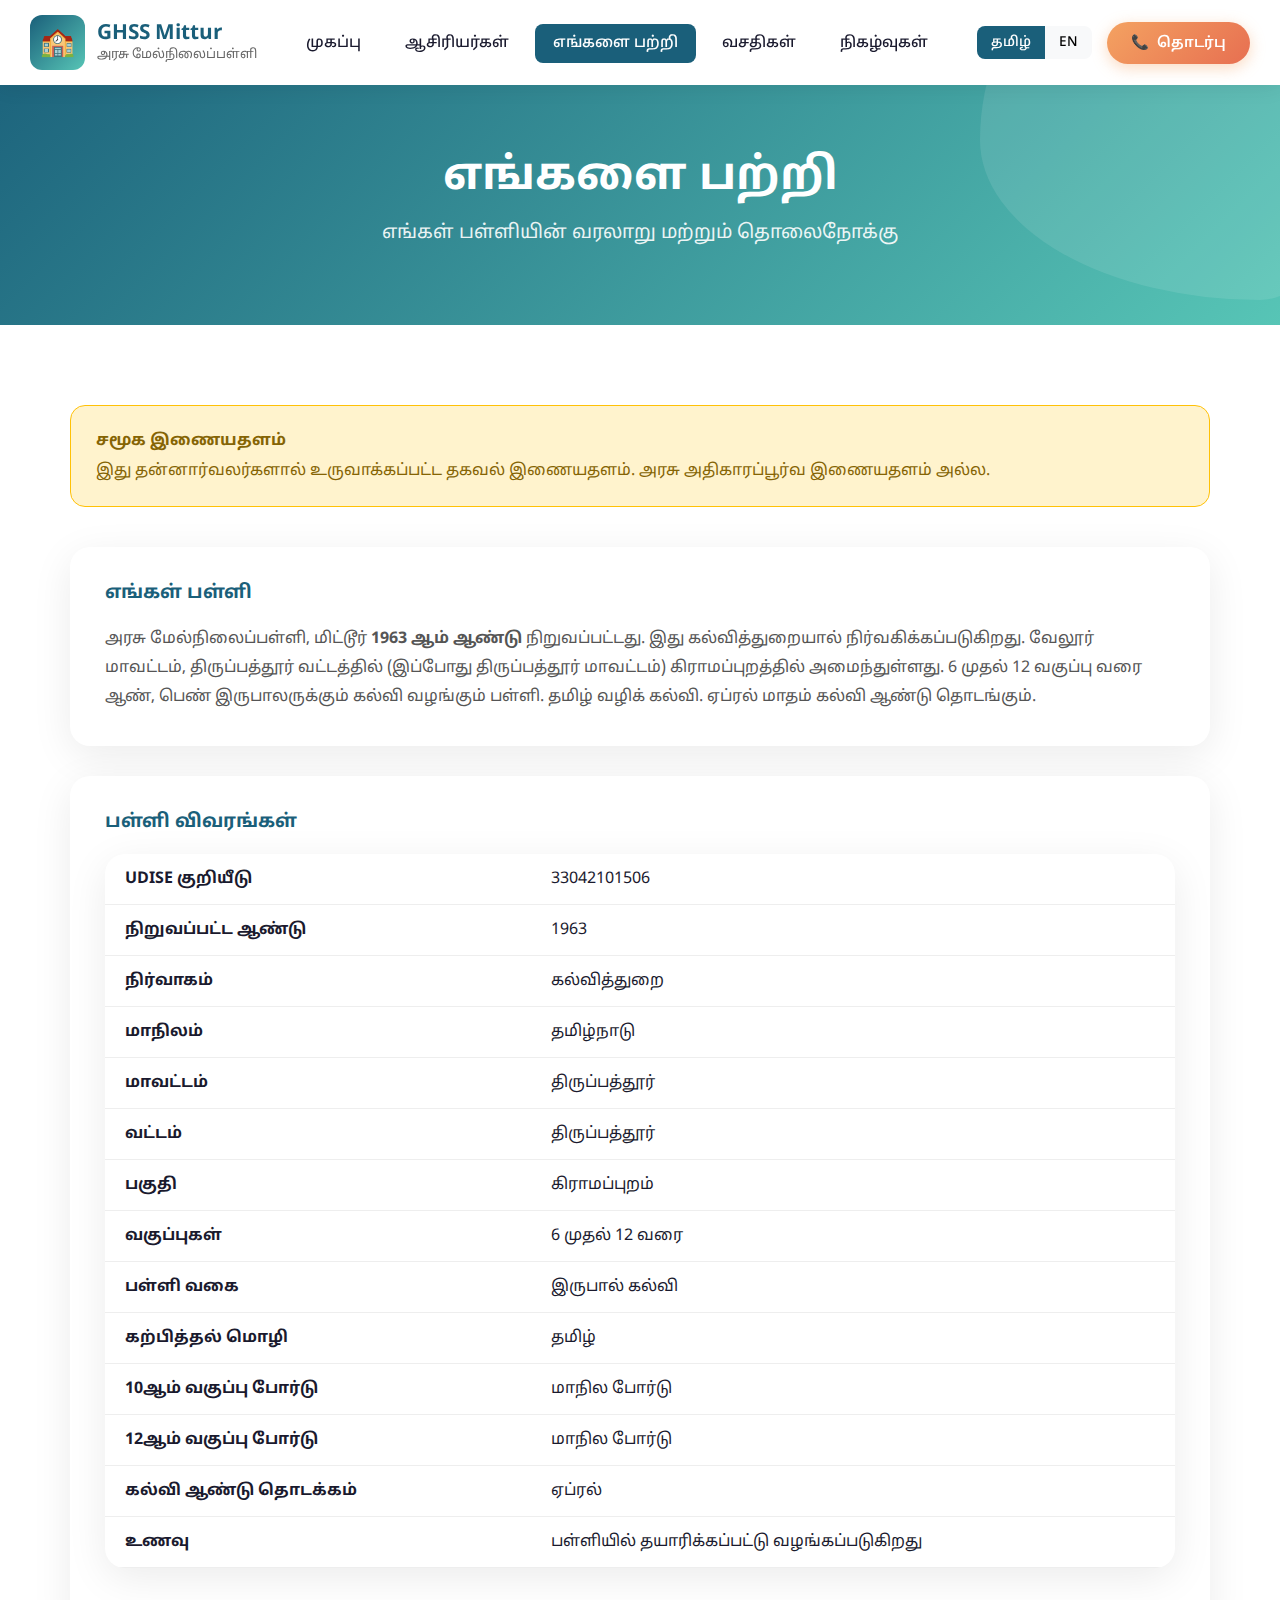
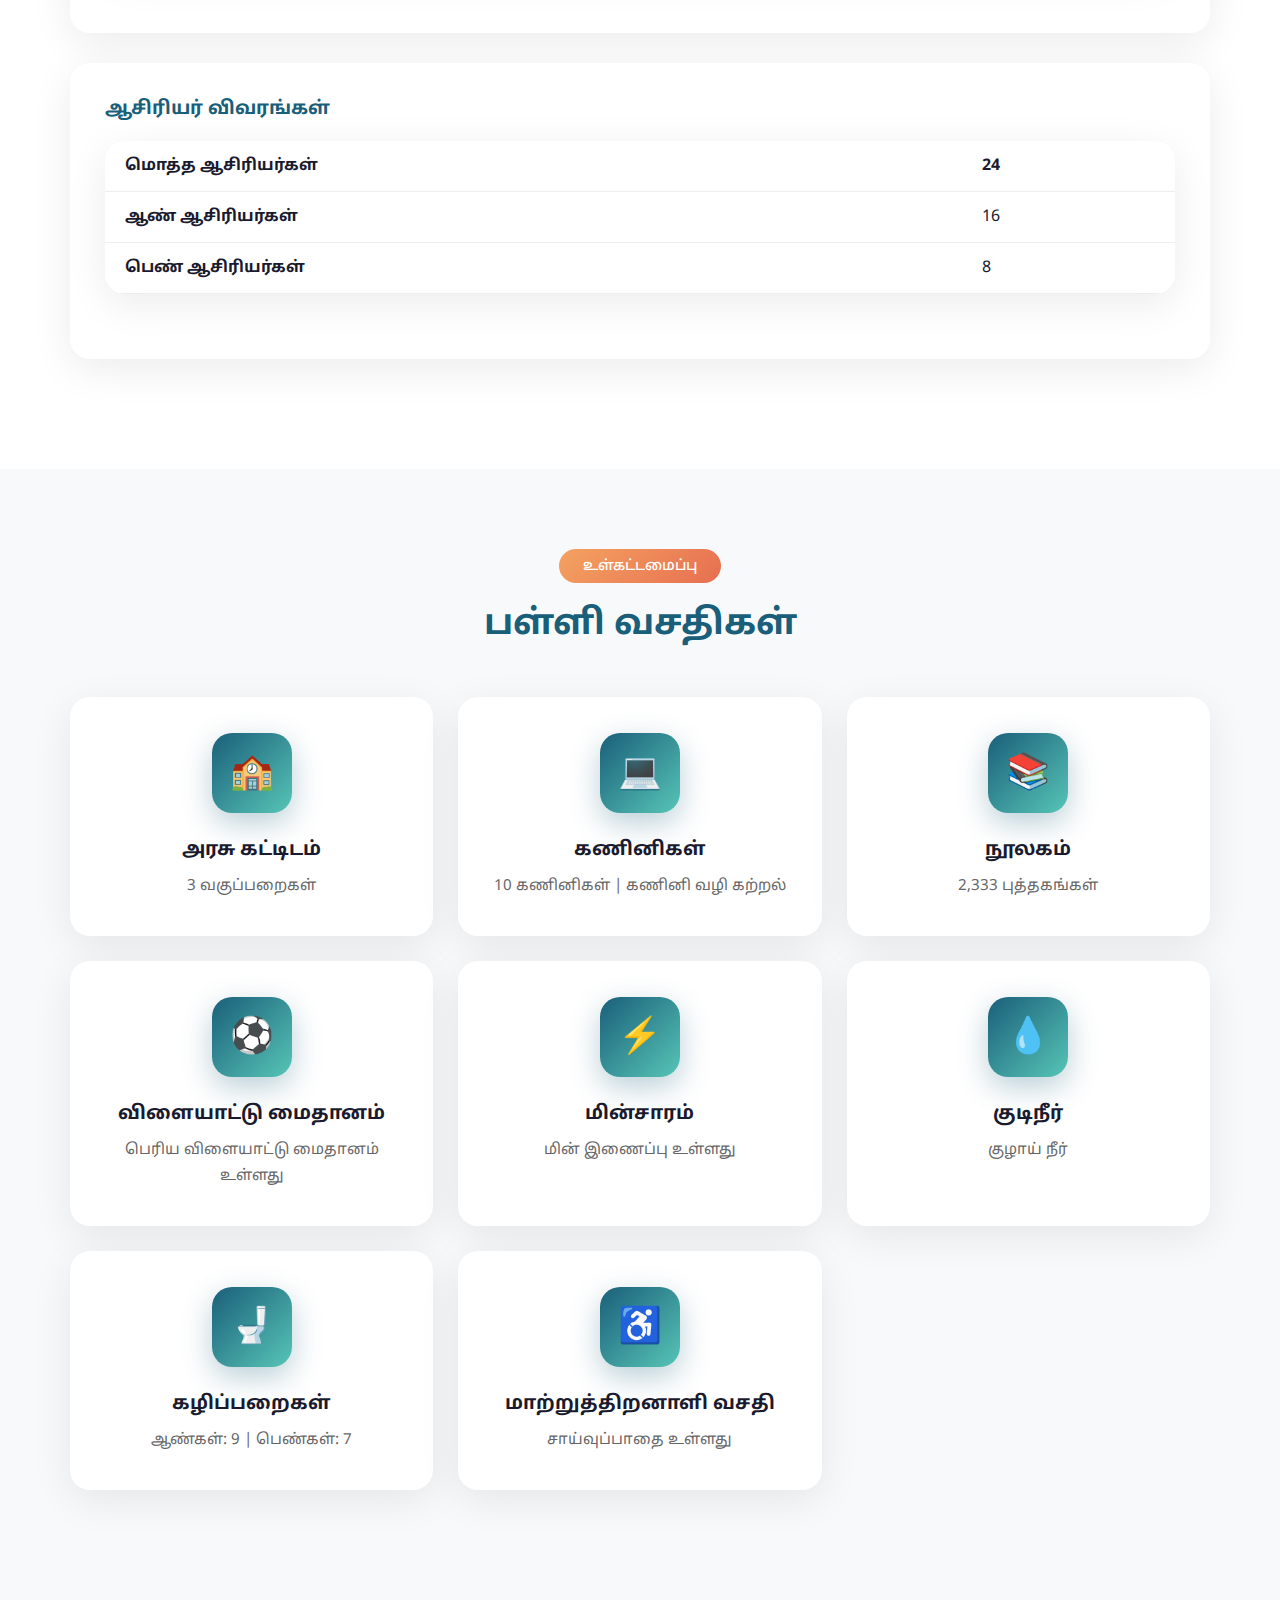
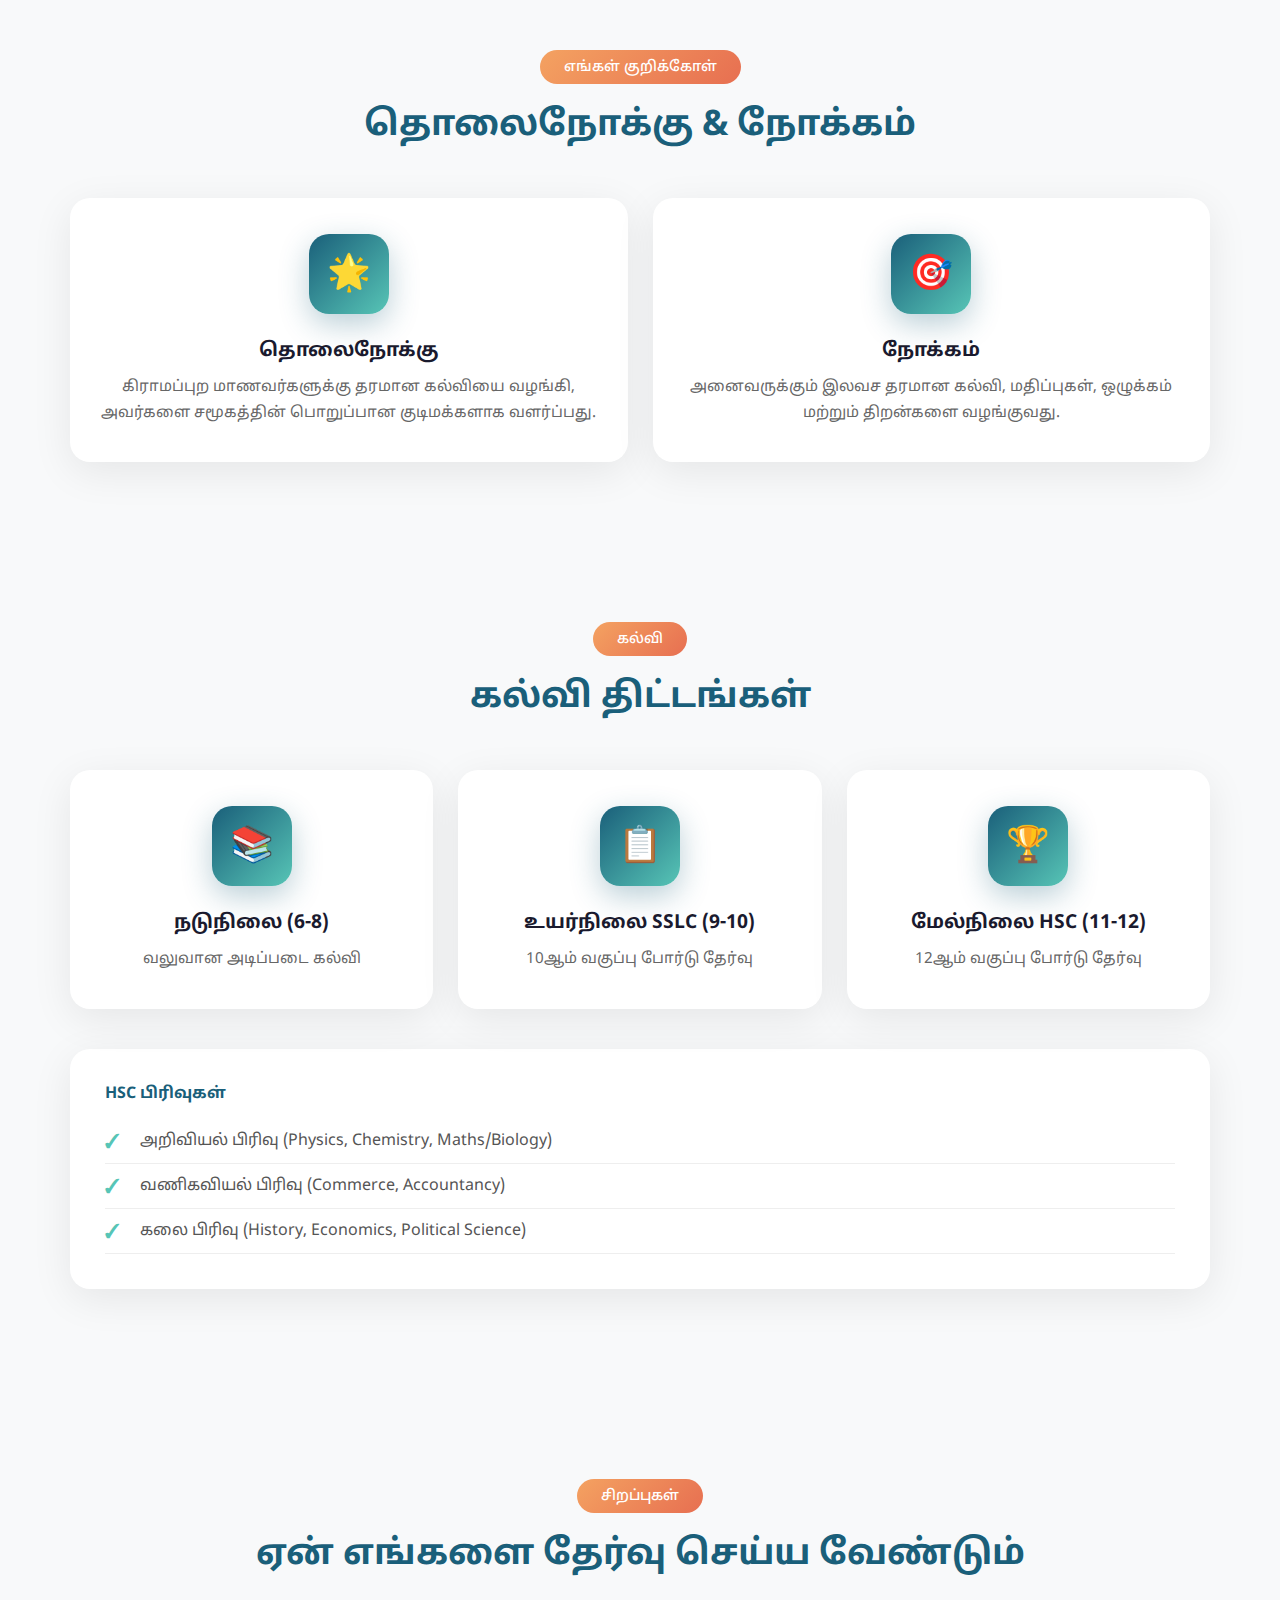
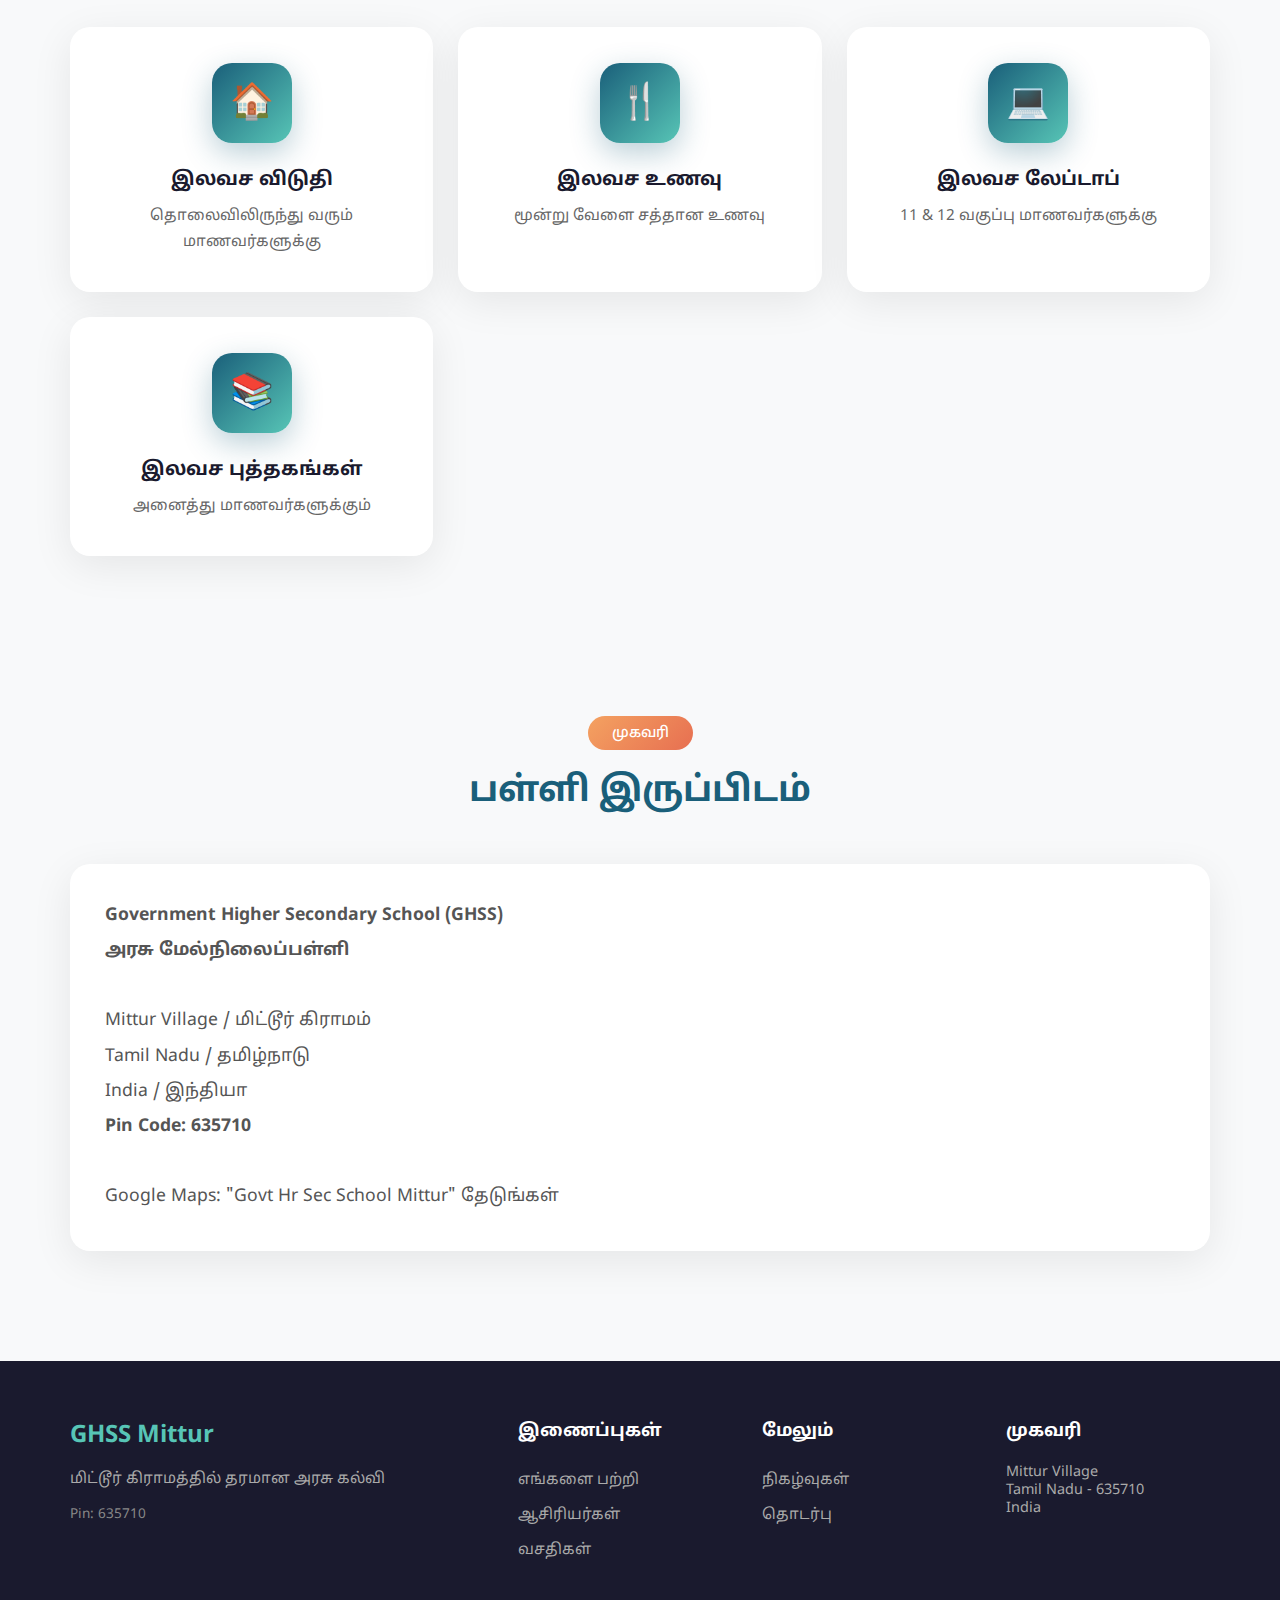
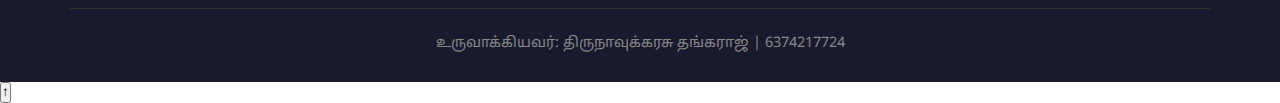
<file: about.html>
<!DOCTYPE html>
<html lang="ta" class="lang-tamil">
<head>
    <meta charset="UTF-8">
    <meta name="viewport" content="width=device-width, initial-scale=1.0">

    <!-- Primary SEO Meta Tags -->
    <title>About GHSS Mittur | எங்களை பற்றி | Government Higher Secondary School</title>
    <meta name="title" content="About GHSS Mittur | எங்களை பற்றி | Government Higher Secondary School">
    <meta name="description" content="About GHSS Mittur - Government Higher Secondary School history, vision, mission. Quality education Class 6-12, SSLC, HSC. Mittur Village, Tamil Nadu 635710. அரசு மேல்நிலைப்பள்ளி மிட்டூர் பற்றி.">
    <meta name="keywords" content="mittur, mittur school, school mittur, GHSS Mittur about, Mittur School history, Government School Mittur, govt school mittur, ghss, அரசு மேல்நிலைப்பள்ளி மிட்டூர், மிட்டூர் பள்ளி வரலாறு, மிட்டூர் பள்ளி, Tamil Nadu Govt School, Mittur 635710, School vision mission, SSLC HSC School, boys school mittur, girls school mittur, high school mittur, govt hr sec school mittur, திருப்பத்தூர் மாவட்டம் பள்ளி">
    <meta name="author" content="GHSS Mittur">
    <meta name="robots" content="index, follow">
    <meta name="language" content="Tamil, English">
    <link rel="canonical" href="https://mitturschool.in/about.html">

    <!-- Open Graph / Facebook -->
    <meta property="og:type" content="website">
    <meta property="og:url" content="https://mitturschool.in/about.html">
    <meta property="og:title" content="About GHSS Mittur | Government Higher Secondary School">
    <meta property="og:description" content="Learn about GHSS Mittur - our history, vision and academic programs. Quality education for rural students.">
    <meta property="og:image" content="https://mitturschool.in/images/mittueschool.webp">
    <meta property="og:site_name" content="GHSS Mittur">

    <!-- Twitter -->
    <meta name="twitter:card" content="summary_large_image">
    <meta name="twitter:title" content="About GHSS Mittur | Government Higher Secondary School">
    <meta name="twitter:description" content="Learn about GHSS Mittur - our history, vision and academic programs.">
    <meta name="twitter:image" content="https://mitturschool.in/images/mittueschool.webp">

    <!-- Geo Tags -->
    <meta name="geo.region" content="IN-TN">
    <meta name="geo.placename" content="Mittur">

    <!-- Schema.org -->
    <script type="application/ld+json">
    {
        "@context": "https://schema.org",
        "@type": "AboutPage",
        "name": "About GHSS Mittur",
        "description": "About Government Higher Secondary School Mittur - history, vision, mission and academic programs",
        "url": "https://mitturschool.in/about.html",
        "mainEntity": {
            "@type": "School",
            "name": "Government Higher Secondary School Mittur",
            "address": {
                "@type": "PostalAddress",
                "streetAddress": "Mittur Village",
                "addressLocality": "Mittur",
                "addressRegion": "Tamil Nadu",
                "postalCode": "635710",
                "addressCountry": "IN"
            }
        }
    }
    </script>

    <link rel="preconnect" href="https://fonts.googleapis.com">
    <link rel="preconnect" href="https://fonts.gstatic.com" crossorigin>
    <link href="https://fonts.googleapis.com/css2?family=Noto+Sans+Tamil:wght@300;400;500;600;700&display=swap" rel="stylesheet">
    <link rel="stylesheet" href="css/modern.css">
    <style>
        .section-header, .modern-card, .info-box, .modern-table, .cards-grid, .notice-box {
            opacity: 1 !important;
            transform: none !important;
            visibility: visible !important;
        }
    </style>
</head>
<body class="lang-tamil">
    <!-- Modern Header -->
    <header class="modern-header">
        <div class="header-container">
            <a href="index.html" class="logo-section">
                <div class="logo-icon">&#127979;</div>
                <div class="logo-text">
                    <h1>GHSS Mittur</h1>
                    <p><span class="lang-ta">அரசு மேல்நிலைப்பள்ளி</span><span class="lang-en">Govt Higher Secondary School</span></p>
                </div>
            </a>

            <ul class="nav-menu">
                <li><a href="index.html"><span class="lang-ta">முகப்பு</span><span class="lang-en">Home</span></a></li>
                <li><a href="teachers.html"><span class="lang-ta">ஆசிரியர்கள்</span><span class="lang-en">Teachers</span></a></li>
                <li><a href="about.html" class="active"><span class="lang-ta">எங்களை பற்றி</span><span class="lang-en">About</span></a></li>
                <li><a href="facilities.html"><span class="lang-ta">வசதிகள்</span><span class="lang-en">Facilities</span></a></li>
                <li><a href="events.html"><span class="lang-ta">நிகழ்வுகள்</span><span class="lang-en">Events</span></a></li>
            </ul>

            <div class="header-right">
                <div class="lang-switch">
                    <button class="lang-btn-ta active">தமிழ்</button>
                    <button class="lang-btn-en">EN</button>
                </div>
                <a href="contact.html" class="contact-btn">
                    <span>&#128222;</span>
                    <span class="lang-ta">தொடர்பு</span><span class="lang-en">Contact</span>
                </a>
            </div>

            <button class="menu-toggle">&#9776;</button>
        </div>
    </header>

    <!-- Page Hero -->
    <section class="page-hero">
        <h1><span class="lang-ta">எங்களை பற்றி</span><span class="lang-en">About Us</span></h1>
        <p><span class="lang-ta">எங்கள் பள்ளியின் வரலாறு மற்றும் தொலைநோக்கு</span><span class="lang-en">Our school's history and vision</span></p>
    </section>

    <!-- About Content -->
    <section class="content-section">
        <div class="section-container">
            <div class="notice-box">
                <h4><span class="lang-ta">சமூக இணையதளம்</span><span class="lang-en">Community Website</span></h4>
                <p class="lang-ta">இது தன்னார்வலர்களால் உருவாக்கப்பட்ட தகவல் இணையதளம். அரசு அதிகாரப்பூர்வ இணையதளம் அல்ல.</p>
                <p class="lang-en">This is an information website created by volunteers. NOT an official government website.</p>
            </div>

            <div class="info-box">
                <h3 style="color: var(--primary); margin-bottom: 20px;"><span class="lang-ta">எங்கள் பள்ளி</span><span class="lang-en">Our School</span></h3>
                <p class="lang-ta">அரசு மேல்நிலைப்பள்ளி, மிட்டூர் <strong>1963 ஆம் ஆண்டு</strong> நிறுவப்பட்டது. இது கல்வித்துறையால் நிர்வகிக்கப்படுகிறது. வேலூர் மாவட்டம், திருப்பத்தூர் வட்டத்தில் (இப்போது திருப்பத்தூர் மாவட்டம்) கிராமப்புறத்தில் அமைந்துள்ளது. 6 முதல் 12 வகுப்பு வரை ஆண், பெண் இருபாலருக்கும் கல்வி வழங்கும் பள்ளி. தமிழ் வழிக் கல்வி. ஏப்ரல் மாதம் கல்வி ஆண்டு தொடங்கும்.</p>
                <p class="lang-en">Government Higher Secondary School, Mittur was <strong>established in 1963</strong>. It is managed by the Department of Education. Located in rural area of THIRUPATTUR block, VELLORE district (now Tirupattur district), Tamil Nadu. Co-educational school offering education from Class 6 to 12. Tamil medium of instruction. Academic session starts in April.</p>
            </div>

            <!-- School Statistics -->
            <div class="info-box" style="margin-top: 30px;">
                <h3 style="color: var(--primary); margin-bottom: 20px;"><span class="lang-ta">பள்ளி விவரங்கள்</span><span class="lang-en">School Details</span></h3>
                <div class="modern-table">
                    <table>
                        <tbody>
                            <tr>
                                <td><strong><span class="lang-ta">UDISE குறியீடு</span><span class="lang-en">UDISE Code</span></strong></td>
                                <td>33042101506</td>
                            </tr>
                            <tr>
                                <td><strong><span class="lang-ta">நிறுவப்பட்ட ஆண்டு</span><span class="lang-en">Established</span></strong></td>
                                <td>1963</td>
                            </tr>
                            <tr>
                                <td><strong><span class="lang-ta">நிர்வாகம்</span><span class="lang-en">Management</span></strong></td>
                                <td><span class="lang-ta">கல்வித்துறை</span><span class="lang-en">Department of Education</span></td>
                            </tr>
                            <tr>
                                <td><strong><span class="lang-ta">மாநிலம்</span><span class="lang-en">State</span></strong></td>
                                <td><span class="lang-ta">தமிழ்நாடு</span><span class="lang-en">Tamil Nadu</span></td>
                            </tr>
                            <tr>
                                <td><strong><span class="lang-ta">மாவட்டம்</span><span class="lang-en">District</span></strong></td>
                                <td><span class="lang-ta">திருப்பத்தூர்</span><span class="lang-en">Tirupattur</span></td>
                            </tr>
                            <tr>
                                <td><strong><span class="lang-ta">வட்டம்</span><span class="lang-en">Block</span></strong></td>
                                <td><span class="lang-ta">திருப்பத்தூர்</span><span class="lang-en">Thirupattur</span></td>
                            </tr>
                            <tr>
                                <td><strong><span class="lang-ta">பகுதி</span><span class="lang-en">Area Type</span></strong></td>
                                <td><span class="lang-ta">கிராமப்புறம்</span><span class="lang-en">Rural</span></td>
                            </tr>
                            <tr>
                                <td><strong><span class="lang-ta">வகுப்புகள்</span><span class="lang-en">Classes</span></strong></td>
                                <td><span class="lang-ta">6 முதல் 12 வரை</span><span class="lang-en">Class 6 to Class 12</span></td>
                            </tr>
                            <tr>
                                <td><strong><span class="lang-ta">பள்ளி வகை</span><span class="lang-en">School Type</span></strong></td>
                                <td><span class="lang-ta">இருபால் கல்வி</span><span class="lang-en">Co-educational</span></td>
                            </tr>
                            <tr>
                                <td><strong><span class="lang-ta">கற்பித்தல் மொழி</span><span class="lang-en">Medium</span></strong></td>
                                <td><span class="lang-ta">தமிழ்</span><span class="lang-en">Tamil</span></td>
                            </tr>
                            <tr>
                                <td><strong><span class="lang-ta">10ஆம் வகுப்பு போர்டு</span><span class="lang-en">Board for Class 10</span></strong></td>
                                <td><span class="lang-ta">மாநில போர்டு</span><span class="lang-en">State Board</span></td>
                            </tr>
                            <tr>
                                <td><strong><span class="lang-ta">12ஆம் வகுப்பு போர்டு</span><span class="lang-en">Board for Class 10+2</span></strong></td>
                                <td><span class="lang-ta">மாநில போர்டு</span><span class="lang-en">State Board</span></td>
                            </tr>
                            <tr>
                                <td><strong><span class="lang-ta">கல்வி ஆண்டு தொடக்கம்</span><span class="lang-en">Academic Year Starts</span></strong></td>
                                <td><span class="lang-ta">ஏப்ரல்</span><span class="lang-en">April</span></td>
                            </tr>
                            <tr>
                                <td><strong><span class="lang-ta">உணவு</span><span class="lang-en">Meal</span></strong></td>
                                <td><span class="lang-ta">பள்ளியில் தயாரிக்கப்பட்டு வழங்கப்படுகிறது</span><span class="lang-en">Provided and Prepared in School</span></td>
                            </tr>
                        </tbody>
                    </table>
                </div>
            </div>

            <!-- Teachers Statistics -->
            <div class="info-box" style="margin-top: 30px;">
                <h3 style="color: var(--primary); margin-bottom: 20px;"><span class="lang-ta">ஆசிரியர் விவரங்கள்</span><span class="lang-en">Teachers Information</span></h3>
                <div class="modern-table">
                    <table>
                        <tbody>
                            <tr>
                                <td><strong><span class="lang-ta">மொத்த ஆசிரியர்கள்</span><span class="lang-en">Total Teachers</span></strong></td>
                                <td><strong>24</strong></td>
                            </tr>
                            <tr>
                                <td><strong><span class="lang-ta">ஆண் ஆசிரியர்கள்</span><span class="lang-en">Male Teachers</span></strong></td>
                                <td>16</td>
                            </tr>
                            <tr>
                                <td><strong><span class="lang-ta">பெண் ஆசிரியர்கள்</span><span class="lang-en">Female Teachers</span></strong></td>
                                <td>8</td>
                            </tr>
                        </tbody>
                    </table>
                </div>
            </div>
        </div>
    </section>

    <!-- Infrastructure Section -->
    <section class="content-section" style="background: var(--gray);">
        <div class="section-container">
            <div class="section-header">
                <div class="section-badge"><span class="lang-ta">உள்கட்டமைப்பு</span><span class="lang-en">Infrastructure</span></div>
                <h2 class="section-title"><span class="lang-ta">பள்ளி வசதிகள்</span><span class="lang-en">School Infrastructure</span></h2>
            </div>

            <div class="cards-grid">
                <div class="modern-card">
                    <div class="card-icon">&#127979;</div>
                    <h4><span class="lang-ta">அரசு கட்டிடம்</span><span class="lang-en">Govt Building</span></h4>
                    <p><span class="lang-ta">3 வகுப்பறைகள்</span><span class="lang-en">3 Classrooms</span></p>
                </div>
                <div class="modern-card">
                    <div class="card-icon">&#128187;</div>
                    <h4><span class="lang-ta">கணினிகள்</span><span class="lang-en">Computers</span></h4>
                    <p><span class="lang-ta">10 கணினிகள் | கணினி வழி கற்றல்</span><span class="lang-en">10 Computers | Computer Aided Learning</span></p>
                </div>
                <div class="modern-card">
                    <div class="card-icon">&#128218;</div>
                    <h4><span class="lang-ta">நூலகம்</span><span class="lang-en">Library</span></h4>
                    <p><span class="lang-ta">2,333 புத்தகங்கள்</span><span class="lang-en">2,333 Books</span></p>
                </div>
                <div class="modern-card">
                    <div class="card-icon">&#9917;</div>
                    <h4><span class="lang-ta">விளையாட்டு மைதானம்</span><span class="lang-en">Playground</span></h4>
                    <p><span class="lang-ta">பெரிய விளையாட்டு மைதானம் உள்ளது</span><span class="lang-en">Large playground available</span></p>
                </div>
                <div class="modern-card">
                    <div class="card-icon">&#9889;</div>
                    <h4><span class="lang-ta">மின்சாரம்</span><span class="lang-en">Electricity</span></h4>
                    <p><span class="lang-ta">மின் இணைப்பு உள்ளது</span><span class="lang-en">Electric connection available</span></p>
                </div>
                <div class="modern-card">
                    <div class="card-icon">&#128167;</div>
                    <h4><span class="lang-ta">குடிநீர்</span><span class="lang-en">Drinking Water</span></h4>
                    <p><span class="lang-ta">குழாய் நீர்</span><span class="lang-en">Tap Water</span></p>
                </div>
                <div class="modern-card">
                    <div class="card-icon">&#128701;</div>
                    <h4><span class="lang-ta">கழிப்பறைகள்</span><span class="lang-en">Toilets</span></h4>
                    <p><span class="lang-ta">ஆண்கள்: 9 | பெண்கள்: 7</span><span class="lang-en">Boys: 9 | Girls: 7</span></p>
                </div>
                <div class="modern-card">
                    <div class="card-icon">&#9855;</div>
                    <h4><span class="lang-ta">மாற்றுத்திறனாளி வசதி</span><span class="lang-en">Disabled Access</span></h4>
                    <p><span class="lang-ta">சாய்வுப்பாதை உள்ளது</span><span class="lang-en">Ramps available</span></p>
                </div>
            </div>
        </div>
    </section>

    <!-- Vision & Mission -->
    <section class="content-section" style="background: var(--gray);">
        <div class="section-container">
            <div class="section-header">
                <div class="section-badge"><span class="lang-ta">எங்கள் குறிக்கோள்</span><span class="lang-en">Our Goal</span></div>
                <h2 class="section-title"><span class="lang-ta">தொலைநோக்கு & நோக்கம்</span><span class="lang-en">Vision & Mission</span></h2>
            </div>

            <div class="cards-grid" style="grid-template-columns: repeat(auto-fit, minmax(300px, 1fr));">
                <div class="modern-card">
                    <div class="card-icon">&#127775;</div>
                    <h4><span class="lang-ta">தொலைநோக்கு</span><span class="lang-en">Vision</span></h4>
                    <p><span class="lang-ta">கிராமப்புற மாணவர்களுக்கு தரமான கல்வியை வழங்கி, அவர்களை சமூகத்தின் பொறுப்பான குடிமக்களாக வளர்ப்பது.</span><span class="lang-en">To provide quality education to rural students and nurture them to become responsible citizens of society.</span></p>
                </div>
                <div class="modern-card">
                    <div class="card-icon">&#127919;</div>
                    <h4><span class="lang-ta">நோக்கம்</span><span class="lang-en">Mission</span></h4>
                    <p><span class="lang-ta">அனைவருக்கும் இலவச தரமான கல்வி, மதிப்புகள், ஒழுக்கம் மற்றும் திறன்களை வழங்குவது.</span><span class="lang-en">To provide free quality education for all, along with values, discipline and skills.</span></p>
                </div>
            </div>
        </div>
    </section>

    <!-- Academic Programs -->
    <section class="content-section">
        <div class="section-container">
            <div class="section-header">
                <div class="section-badge"><span class="lang-ta">கல்வி</span><span class="lang-en">Academics</span></div>
                <h2 class="section-title"><span class="lang-ta">கல்வி திட்டங்கள்</span><span class="lang-en">Academic Programs</span></h2>
            </div>

            <div class="cards-grid">
                <div class="modern-card">
                    <div class="card-icon">&#128218;</div>
                    <h4><span class="lang-ta">நடுநிலை (6-8)</span><span class="lang-en">Middle School (6-8)</span></h4>
                    <p><span class="lang-ta">வலுவான அடிப்படை கல்வி</span><span class="lang-en">Strong foundation education</span></p>
                </div>
                <div class="modern-card">
                    <div class="card-icon">&#128203;</div>
                    <h4><span class="lang-ta">உயர்நிலை SSLC (9-10)</span><span class="lang-en">High School SSLC (9-10)</span></h4>
                    <p><span class="lang-ta">10ஆம் வகுப்பு போர்டு தேர்வு</span><span class="lang-en">10th board examination</span></p>
                </div>
                <div class="modern-card">
                    <div class="card-icon">&#127942;</div>
                    <h4><span class="lang-ta">மேல்நிலை HSC (11-12)</span><span class="lang-en">Higher Sec HSC (11-12)</span></h4>
                    <p><span class="lang-ta">12ஆம் வகுப்பு போர்டு தேர்வு</span><span class="lang-en">12th board examination</span></p>
                </div>
            </div>

            <div class="info-box" style="margin-top: 40px;">
                <h4 style="color: var(--primary); margin-bottom: 15px;"><span class="lang-ta">HSC பிரிவுகள்</span><span class="lang-en">HSC Streams</span></h4>
                <ul class="feature-list">
                    <li><span class="lang-ta">அறிவியல் பிரிவு (Physics, Chemistry, Maths/Biology)</span><span class="lang-en">Science Stream (Physics, Chemistry, Maths/Biology)</span></li>
                    <li><span class="lang-ta">வணிகவியல் பிரிவு (Commerce, Accountancy)</span><span class="lang-en">Commerce Stream (Commerce, Accountancy)</span></li>
                    <li><span class="lang-ta">கலை பிரிவு (History, Economics, Political Science)</span><span class="lang-en">Arts Stream (History, Economics, Political Science)</span></li>
                </ul>
            </div>
        </div>
    </section>

    <!-- Why Choose Us -->
    <section class="content-section" style="background: var(--gray);">
        <div class="section-container">
            <div class="section-header">
                <div class="section-badge"><span class="lang-ta">சிறப்புகள்</span><span class="lang-en">Highlights</span></div>
                <h2 class="section-title"><span class="lang-ta">ஏன் எங்களை தேர்வு செய்ய வேண்டும்</span><span class="lang-en">Why Choose Us</span></h2>
            </div>

            <div class="cards-grid">
                <div class="modern-card">
                    <div class="card-icon">&#127968;</div>
                    <h4><span class="lang-ta">இலவச விடுதி</span><span class="lang-en">Free Hostel</span></h4>
                    <p><span class="lang-ta">தொலைவிலிருந்து வரும் மாணவர்களுக்கு</span><span class="lang-en">For students from distant places</span></p>
                </div>
                <div class="modern-card">
                    <div class="card-icon">&#127860;</div>
                    <h4><span class="lang-ta">இலவச உணவு</span><span class="lang-en">Free Meals</span></h4>
                    <p><span class="lang-ta">மூன்று வேளை சத்தான உணவு</span><span class="lang-en">Three nutritious meals daily</span></p>
                </div>
                <div class="modern-card">
                    <div class="card-icon">&#128187;</div>
                    <h4><span class="lang-ta">இலவச லேப்டாப்</span><span class="lang-en">Free Laptop</span></h4>
                    <p><span class="lang-ta">11 & 12 வகுப்பு மாணவர்களுக்கு</span><span class="lang-en">For class 11 & 12 students</span></p>
                </div>
                <div class="modern-card">
                    <div class="card-icon">&#128218;</div>
                    <h4><span class="lang-ta">இலவச புத்தகங்கள்</span><span class="lang-en">Free Books</span></h4>
                    <p><span class="lang-ta">அனைத்து மாணவர்களுக்கும்</span><span class="lang-en">For all students</span></p>
                </div>
            </div>
        </div>
    </section>

    <!-- School Address -->
    <section class="content-section">
        <div class="section-container">
            <div class="section-header">
                <div class="section-badge"><span class="lang-ta">முகவரி</span><span class="lang-en">Address</span></div>
                <h2 class="section-title"><span class="lang-ta">பள்ளி இருப்பிடம்</span><span class="lang-en">School Location</span></h2>
            </div>

            <div class="info-box">
                <p style="font-size: 1.1rem; line-height: 2;">
                    <strong>Government Higher Secondary School (GHSS)</strong><br>
                    <strong>அரசு மேல்நிலைப்பள்ளி</strong><br><br>
                    Mittur Village / மிட்டூர் கிராமம்<br>
                    Tamil Nadu / தமிழ்நாடு<br>
                    India / இந்தியா<br>
                    <strong>Pin Code: 635710</strong><br><br>
                    <span class="lang-ta">Google Maps: "Govt Hr Sec School Mittur" தேடுங்கள்</span>
                    <span class="lang-en">Google Maps: Search "Govt Hr Sec School Mittur"</span>
                </p>
            </div>
        </div>
    </section>

    <!-- Modern Footer -->
    <footer class="modern-footer">
        <div class="footer-container">
            <div class="footer-grid">
                <div class="footer-brand">
                    <h4>GHSS Mittur</h4>
                    <p class="lang-ta">மிட்டூர் கிராமத்தில் தரமான அரசு கல்வி</p>
                    <p class="lang-en">Quality government education in Mittur village</p>
                    <p style="color: #888; margin-top: 10px; font-size: 0.85rem;">Pin: 635710</p>
                </div>
                <div class="footer-links">
                    <h5><span class="lang-ta">இணைப்புகள்</span><span class="lang-en">Links</span></h5>
                    <a href="about.html"><span class="lang-ta">எங்களை பற்றி</span><span class="lang-en">About</span></a>
                    <a href="teachers.html"><span class="lang-ta">ஆசிரியர்கள்</span><span class="lang-en">Teachers</span></a>
                    <a href="facilities.html"><span class="lang-ta">வசதிகள்</span><span class="lang-en">Facilities</span></a>
                </div>
                <div class="footer-links">
                    <h5><span class="lang-ta">மேலும்</span><span class="lang-en">More</span></h5>
                    <a href="events.html"><span class="lang-ta">நிகழ்வுகள்</span><span class="lang-en">Events</span></a>
                    <a href="contact.html"><span class="lang-ta">தொடர்பு</span><span class="lang-en">Contact</span></a>
                </div>
                <div class="footer-links">
                    <h5><span class="lang-ta">முகவரி</span><span class="lang-en">Address</span></h5>
                    <p style="color: #aaa; font-size: 0.9rem;">Mittur Village<br>Tamil Nadu - 635710<br>India</p>
                </div>
            </div>
            <div class="footer-bottom">
                <p><span class="lang-ta">உருவாக்கியவர்: திருநாவுக்கரசு தங்கராஜ் | 6374217724</span><span class="lang-en">Created by: Thirunavukkarasu Thangaraj | 6374217724</span></p>
            </div>
        </div>
    </footer>

    <script src="js/script.js"></script>
    <script>
        document.querySelector('.menu-toggle').addEventListener('click', function() {
            document.querySelector('.nav-menu').classList.toggle('active');
        });
    </script>
</body>
</html>
</file>
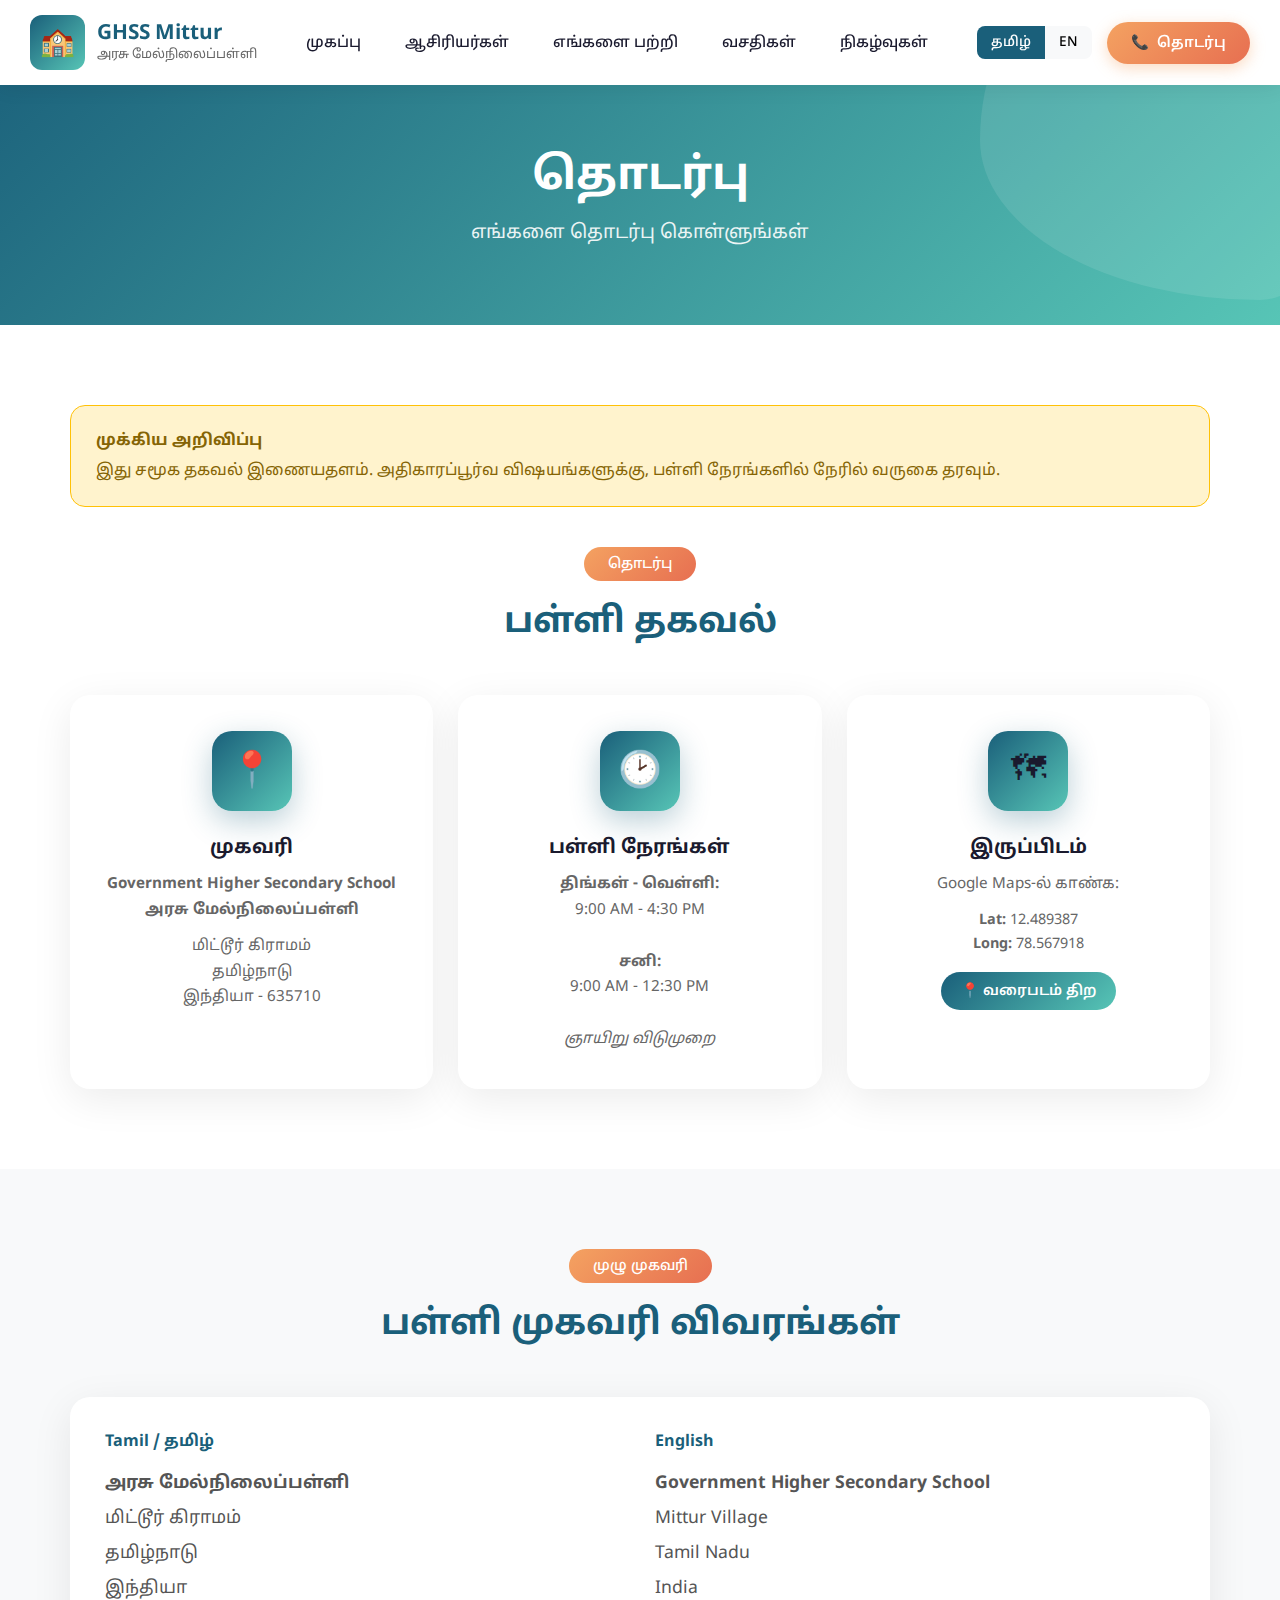
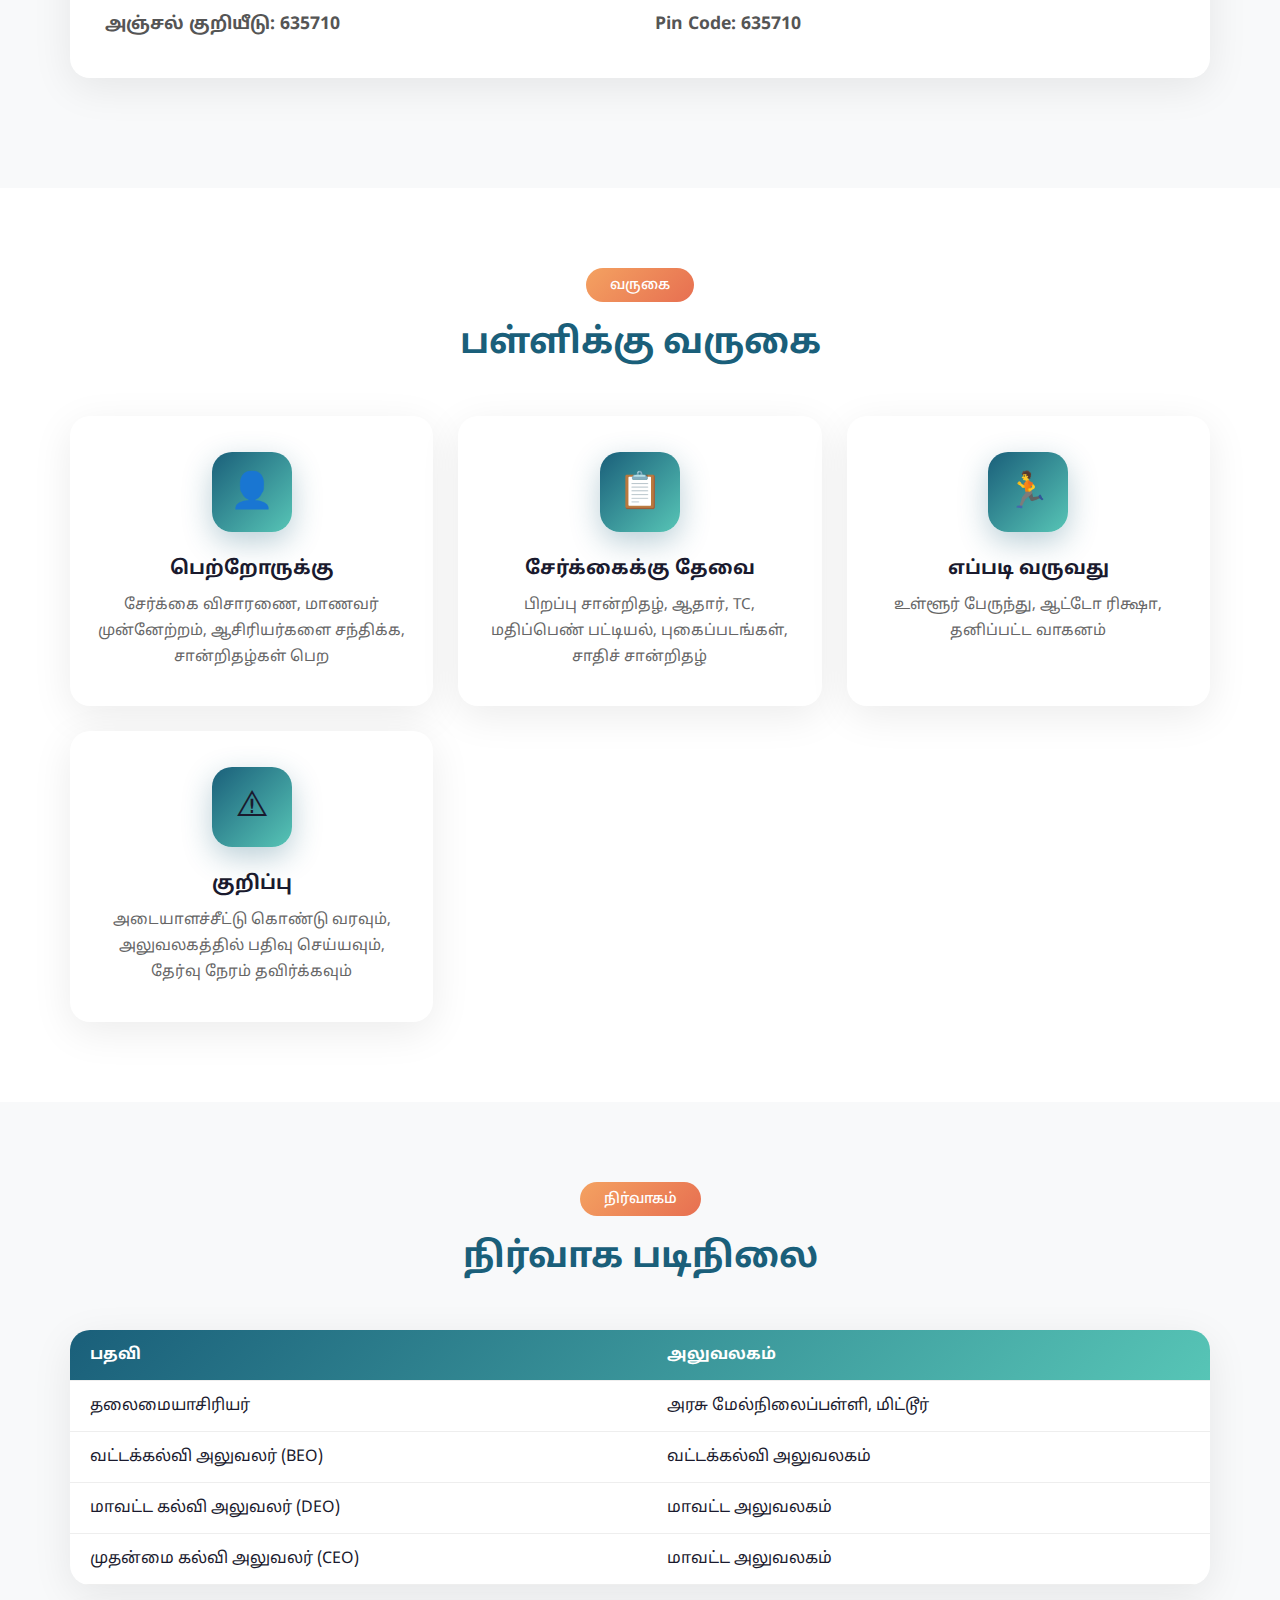
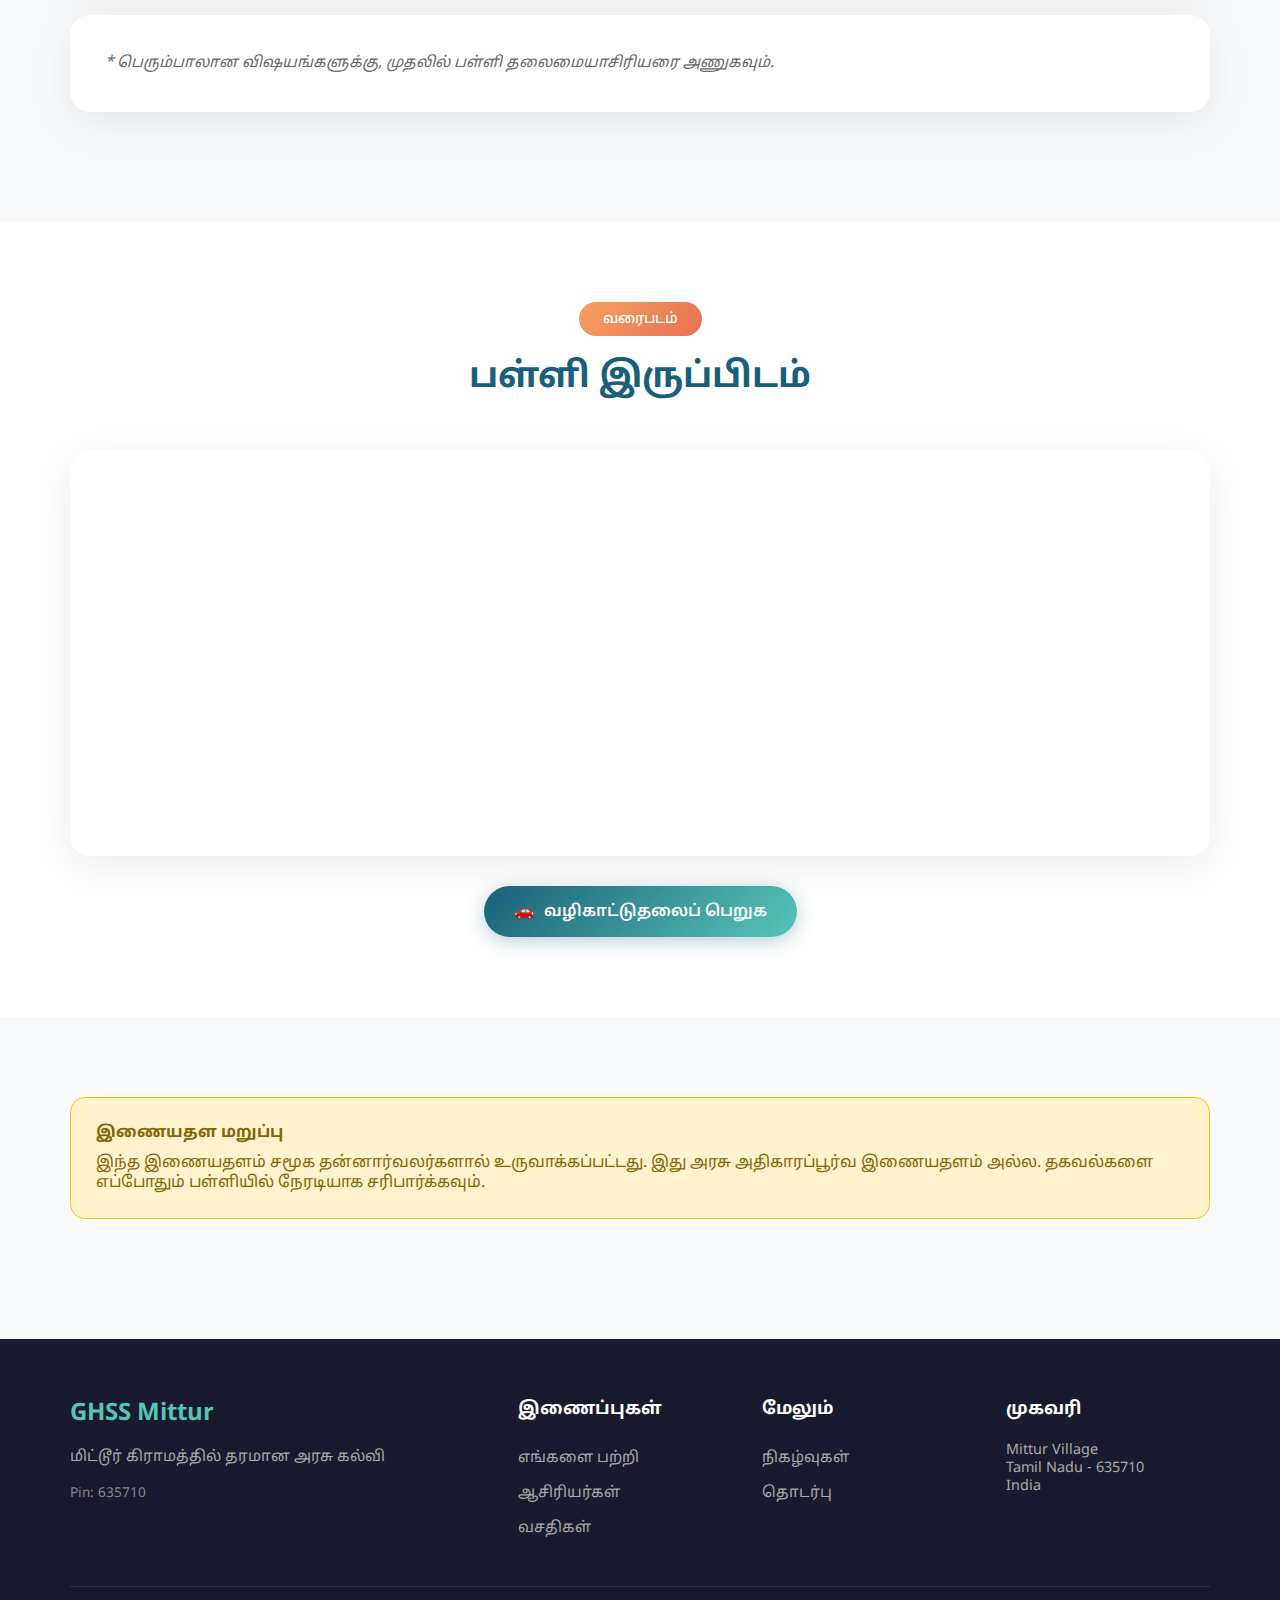
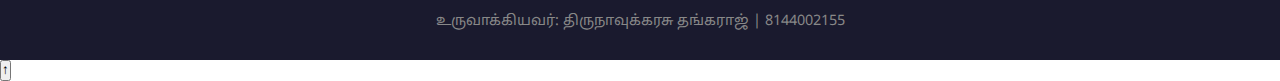
<file: contact.html>
<!DOCTYPE html>
<html lang="ta" class="lang-tamil">
<head>
    <meta charset="UTF-8">
    <meta name="viewport" content="width=device-width, initial-scale=1.0">

    <!-- Primary SEO Meta Tags -->
    <title>Contact GHSS Mittur | தொடர்பு | Address, Phone, Location</title>
    <meta name="title" content="Contact GHSS Mittur | தொடர்பு | Address, Phone, Location">
    <meta name="description" content="Contact GHSS Mittur - Address: Mittur Village, Tamil Nadu 635710. Government Higher Secondary School contact details, visiting hours, admission enquiry. அரசு மேல்நிலைப்பள்ளி மிட்டூர் முகவரி மற்றும் தொடர்பு.">
    <meta name="keywords" content="GHSS Mittur contact, Mittur School address, Government School Mittur contact, Phone number, Location, Admission enquiry, 635710, Tamil Nadu school, மிட்டூர் பள்ளி முகவரி, தொடர்பு எண், சேர்க்கை">
    <meta name="author" content="GHSS Mittur">
    <meta name="robots" content="index, follow">
    <meta name="language" content="Tamil, English">
    <link rel="canonical" href="https://mitturschool.in/contact.html">

    <!-- Open Graph -->
    <meta property="og:type" content="website">
    <meta property="og:url" content="https://mitturschool.in/contact.html">
    <meta property="og:title" content="Contact GHSS Mittur | Address & Location">
    <meta property="og:description" content="Contact Government Higher Secondary School Mittur - Address, visiting hours, admission enquiry.">
    <meta property="og:image" content="https://mitturschool.in/images/mittueschool.webp">
    <meta property="og:site_name" content="GHSS Mittur">

    <!-- Twitter -->
    <meta name="twitter:card" content="summary_large_image">
    <meta name="twitter:title" content="Contact GHSS Mittur | Address & Location">
    <meta name="twitter:description" content="Contact GHSS Mittur - Address, visiting hours, admission enquiry.">

    <!-- Schema.org Local Business -->
    <script type="application/ld+json">
    {
        "@context": "https://schema.org",
        "@type": "School",
        "name": "Government Higher Secondary School Mittur",
        "alternateName": "GHSS Mittur",
        "url": "https://mitturschool.in",
        "image": "https://mitturschool.in/images/mittueschool.webp",
        "address": {
            "@type": "PostalAddress",
            "streetAddress": "Mittur Village",
            "addressLocality": "Mittur",
            "addressRegion": "Tamil Nadu",
            "postalCode": "635710",
            "addressCountry": "IN"
        },
        "geo": {
            "@type": "GeoCoordinates",
            "latitude": "12.489387",
            "longitude": "78.567918"
        },
        "openingHours": ["Mo-Fr 09:00-16:30", "Sa 09:00-12:30"],
        "priceRange": "Free"
    }
    </script>

    <link rel="preconnect" href="https://fonts.googleapis.com">
    <link rel="preconnect" href="https://fonts.gstatic.com" crossorigin>
    <link href="https://fonts.googleapis.com/css2?family=Noto+Sans+Tamil:wght@300;400;500;600;700&display=swap" rel="stylesheet">
    <link rel="stylesheet" href="css/modern.css">
    <style>
        .section-header, .modern-card, .info-box, .modern-table, .cards-grid, .notice-box {
            opacity: 1 !important;
            transform: none !important;
            visibility: visible !important;
        }
    </style>
</head>
<body class="lang-tamil">
    <!-- Modern Header -->
    <header class="modern-header">
        <div class="header-container">
            <a href="index.html" class="logo-section">
                <div class="logo-icon">&#127979;</div>
                <div class="logo-text">
                    <h1>GHSS Mittur</h1>
                    <p><span class="lang-ta">அரசு மேல்நிலைப்பள்ளி</span><span class="lang-en">Govt Higher Secondary School</span></p>
                </div>
            </a>

            <ul class="nav-menu">
                <li><a href="index.html"><span class="lang-ta">முகப்பு</span><span class="lang-en">Home</span></a></li>
                <li><a href="teachers.html"><span class="lang-ta">ஆசிரியர்கள்</span><span class="lang-en">Teachers</span></a></li>
                <li><a href="about.html"><span class="lang-ta">எங்களை பற்றி</span><span class="lang-en">About</span></a></li>
                <li><a href="facilities.html"><span class="lang-ta">வசதிகள்</span><span class="lang-en">Facilities</span></a></li>
                <li><a href="events.html"><span class="lang-ta">நிகழ்வுகள்</span><span class="lang-en">Events</span></a></li>
            </ul>

            <div class="header-right">
                <div class="lang-switch">
                    <button class="lang-btn-ta active">தமிழ்</button>
                    <button class="lang-btn-en">EN</button>
                </div>
                <a href="contact.html" class="contact-btn active">
                    <span>&#128222;</span>
                    <span class="lang-ta">தொடர்பு</span><span class="lang-en">Contact</span>
                </a>
            </div>

            <button class="menu-toggle">&#9776;</button>
        </div>
    </header>

    <!-- Page Hero -->
    <section class="page-hero">
        <h1><span class="lang-ta">தொடர்பு</span><span class="lang-en">Contact</span></h1>
        <p><span class="lang-ta">எங்களை தொடர்பு கொள்ளுங்கள்</span><span class="lang-en">Get in touch with us</span></p>
    </section>

    <!-- Contact Info -->
    <section class="content-section">
        <div class="section-container">
            <div class="notice-box">
                <h4><span class="lang-ta">முக்கிய அறிவிப்பு</span><span class="lang-en">Important Notice</span></h4>
                <p class="lang-ta">இது சமூக தகவல் இணையதளம். அதிகாரப்பூர்வ விஷயங்களுக்கு, பள்ளி நேரங்களில் நேரில் வருகை தரவும்.</p>
                <p class="lang-en">This is a community info website. For official matters, please visit the school in person during school hours.</p>
            </div>

            <div class="section-header">
                <div class="section-badge"><span class="lang-ta">தொடர்பு</span><span class="lang-en">Contact</span></div>
                <h2 class="section-title"><span class="lang-ta">பள்ளி தகவல்</span><span class="lang-en">School Information</span></h2>
            </div>

            <div class="cards-grid">
                <div class="modern-card">
                    <div class="card-icon">&#128205;</div>
                    <h4><span class="lang-ta">முகவரி</span><span class="lang-en">Address</span></h4>
                    <p><strong>Government Higher Secondary School</strong><br><strong>அரசு மேல்நிலைப்பள்ளி</strong></p>
                    <p class="lang-ta" style="margin-top: 10px;">மிட்டூர் கிராமம்<br>தமிழ்நாடு<br>இந்தியா - 635710</p>
                    <p class="lang-en" style="margin-top: 10px;">Mittur Village<br>Tamil Nadu<br>India - 635710</p>
                </div>
                <div class="modern-card">
                    <div class="card-icon">&#128337;</div>
                    <h4><span class="lang-ta">பள்ளி நேரங்கள்</span><span class="lang-en">School Hours</span></h4>
                    <p class="lang-ta"><strong>திங்கள் - வெள்ளி:</strong><br>9:00 AM - 4:30 PM<br><br><strong>சனி:</strong><br>9:00 AM - 12:30 PM<br><br><em>ஞாயிறு விடுமுறை</em></p>
                    <p class="lang-en"><strong>Monday - Friday:</strong><br>9:00 AM - 4:30 PM<br><br><strong>Saturday:</strong><br>9:00 AM - 12:30 PM<br><br><em>Sunday Holiday</em></p>
                </div>
                <div class="modern-card">
                    <div class="card-icon">&#128506;</div>
                    <h4><span class="lang-ta">இருப்பிடம்</span><span class="lang-en">Location</span></h4>
                    <p><span class="lang-ta">Google Maps-ல் காண்க:</span><span class="lang-en">View on Google Maps:</span></p>
                    <p style="margin-top: 10px; font-size: 0.9rem; color: #666;">
                        <strong>Lat:</strong> 12.489387<br>
                        <strong>Long:</strong> 78.567918
                    </p>
                    <a href="https://www.google.com/maps?q=12.489387,78.567918" target="_blank" style="display: inline-block; margin-top: 15px; background: linear-gradient(135deg, var(--primary), var(--secondary)); color: white; padding: 10px 20px; border-radius: 25px; text-decoration: none; font-weight: 600; font-size: 0.9rem;">
                        <span class="lang-ta">&#128205; வரைபடம் திற</span><span class="lang-en">&#128205; Open Map</span>
                    </a>
                </div>
            </div>
        </div>
    </section>

    <!-- Full Address -->
    <section class="content-section" style="background: var(--gray);">
        <div class="section-container">
            <div class="section-header">
                <div class="section-badge"><span class="lang-ta">முழு முகவரி</span><span class="lang-en">Full Address</span></div>
                <h2 class="section-title"><span class="lang-ta">பள்ளி முகவரி விவரங்கள்</span><span class="lang-en">School Address Details</span></h2>
            </div>

            <div class="info-box">
                <div style="display: grid; grid-template-columns: 1fr 1fr; gap: 30px;">
                    <div>
                        <h4 style="color: var(--primary); margin-bottom: 15px;">Tamil / தமிழ்</h4>
                        <p style="font-size: 1.1rem; line-height: 2;">
                            <strong>அரசு மேல்நிலைப்பள்ளி</strong><br>
                            மிட்டூர் கிராமம்<br>
                            தமிழ்நாடு<br>
                            இந்தியா<br>
                            <strong>அஞ்சல் குறியீடு: 635710</strong>
                        </p>
                    </div>
                    <div>
                        <h4 style="color: var(--primary); margin-bottom: 15px;">English</h4>
                        <p style="font-size: 1.1rem; line-height: 2;">
                            <strong>Government Higher Secondary School</strong><br>
                            Mittur Village<br>
                            Tamil Nadu<br>
                            India<br>
                            <strong>Pin Code: 635710</strong>
                        </p>
                    </div>
                </div>
            </div>
        </div>
    </section>

    <!-- Visit Information -->
    <section class="content-section">
        <div class="section-container">
            <div class="section-header">
                <div class="section-badge"><span class="lang-ta">வருகை</span><span class="lang-en">Visit</span></div>
                <h2 class="section-title"><span class="lang-ta">பள்ளிக்கு வருகை</span><span class="lang-en">Visiting the School</span></h2>
            </div>

            <div class="cards-grid">
                <div class="modern-card">
                    <div class="card-icon">&#128100;</div>
                    <h4><span class="lang-ta">பெற்றோருக்கு</span><span class="lang-en">For Parents</span></h4>
                    <p><span class="lang-ta">சேர்க்கை விசாரணை, மாணவர் முன்னேற்றம், ஆசிரியர்களை சந்திக்க, சான்றிதழ்கள் பெற</span><span class="lang-en">Admission enquiry, Student progress, Meeting teachers, Collecting certificates</span></p>
                </div>
                <div class="modern-card">
                    <div class="card-icon">&#128203;</div>
                    <h4><span class="lang-ta">சேர்க்கைக்கு தேவை</span><span class="lang-en">For Admission</span></h4>
                    <p><span class="lang-ta">பிறப்பு சான்றிதழ், ஆதார், TC, மதிப்பெண் பட்டியல், புகைப்படங்கள், சாதிச் சான்றிதழ்</span><span class="lang-en">Birth Certificate, Aadhaar, TC, Mark Sheet, Photos, Caste Certificate</span></p>
                </div>
                <div class="modern-card">
                    <div class="card-icon">&#127939;</div>
                    <h4><span class="lang-ta">எப்படி வருவது</span><span class="lang-en">How to Reach</span></h4>
                    <p><span class="lang-ta">உள்ளூர் பேருந்து, ஆட்டோ ரிக்ஷா, தனிப்பட்ட வாகனம்</span><span class="lang-en">Local bus, Auto rickshaw, Private vehicle</span></p>
                </div>
                <div class="modern-card">
                    <div class="card-icon">&#9888;</div>
                    <h4><span class="lang-ta">குறிப்பு</span><span class="lang-en">Note</span></h4>
                    <p><span class="lang-ta">அடையாளச்சீட்டு கொண்டு வரவும், அலுவலகத்தில் பதிவு செய்யவும், தேர்வு நேரம் தவிர்க்கவும்</span><span class="lang-en">Bring valid ID, Register at office first, Avoid exam times</span></p>
                </div>
            </div>
        </div>
    </section>

    <!-- Administrative -->
    <section class="content-section" style="background: var(--gray);">
        <div class="section-container">
            <div class="section-header">
                <div class="section-badge"><span class="lang-ta">நிர்வாகம்</span><span class="lang-en">Administration</span></div>
                <h2 class="section-title"><span class="lang-ta">நிர்வாக படிநிலை</span><span class="lang-en">Administrative Hierarchy</span></h2>
            </div>

            <div class="modern-table">
                <table class="lang-ta">
                    <thead>
                        <tr><th>பதவி</th><th>அலுவலகம்</th></tr>
                    </thead>
                    <tbody>
                        <tr><td>தலைமையாசிரியர்</td><td>அரசு மேல்நிலைப்பள்ளி, மிட்டூர்</td></tr>
                        <tr><td>வட்டக்கல்வி அலுவலர் (BEO)</td><td>வட்டக்கல்வி அலுவலகம்</td></tr>
                        <tr><td>மாவட்ட கல்வி அலுவலர் (DEO)</td><td>மாவட்ட அலுவலகம்</td></tr>
                        <tr><td>முதன்மை கல்வி அலுவலர் (CEO)</td><td>மாவட்ட அலுவலகம்</td></tr>
                    </tbody>
                </table>
                <table class="lang-en">
                    <thead>
                        <tr><th>Designation</th><th>Office</th></tr>
                    </thead>
                    <tbody>
                        <tr><td>Headmaster</td><td>Govt Hr Sec School, Mittur</td></tr>
                        <tr><td>Block Education Officer (BEO)</td><td>Block Education Office</td></tr>
                        <tr><td>District Education Officer (DEO)</td><td>District Office</td></tr>
                        <tr><td>Chief Education Officer (CEO)</td><td>District Office</td></tr>
                    </tbody>
                </table>
            </div>

            <div class="info-box" style="margin-top: 30px;">
                <p style="color: #666; font-size: 0.95rem;"><em><span class="lang-ta">* பெரும்பாலான விஷயங்களுக்கு, முதலில் பள்ளி தலைமையாசிரியரை அணுகவும்.</span><span class="lang-en">* For most matters, approach the school Headmaster first.</span></em></p>
            </div>
        </div>
    </section>

    <!-- Google Map Section -->
    <section class="content-section">
        <div class="section-container">
            <div class="section-header">
                <div class="section-badge"><span class="lang-ta">வரைபடம்</span><span class="lang-en">Map</span></div>
                <h2 class="section-title"><span class="lang-ta">பள்ளி இருப்பிடம்</span><span class="lang-en">School Location</span></h2>
            </div>

            <div class="info-box" style="padding: 0; overflow: hidden;">
                <iframe
                    src="https://www.google.com/maps/embed?pb=!1m18!1m12!1m3!1d3889.5!2d78.567918!3d12.489387!2m3!1f0!2f0!3f0!3m2!1i1024!2i768!4f13.1!3m3!1m2!1s0x0%3A0x0!2zMTLCsDI5JzIxLjgiTiA3OMKwMzQnMDQuNSJF!5e0!3m2!1sen!2sin!4v1706000000000"
                    width="100%"
                    height="400"
                    style="border:0; border-radius: 20px;"
                    allowfullscreen=""
                    loading="lazy"
                    referrerpolicy="no-referrer-when-downgrade">
                </iframe>
            </div>

            <div style="text-align: center; margin-top: 25px;">
                <a href="https://www.google.com/maps/dir//12.489387,78.567918" target="_blank" style="display: inline-flex; align-items: center; gap: 10px; background: linear-gradient(135deg, #1a5f7a, #57c5b6); color: white; padding: 15px 30px; border-radius: 50px; text-decoration: none; font-weight: 600; box-shadow: 0 4px 20px rgba(26, 95, 122, 0.3); transition: all 0.3s;">
                    <span>&#128663;</span>
                    <span class="lang-ta">வழிகாட்டுதலைப் பெறுக</span><span class="lang-en">Get Directions</span>
                </a>
            </div>
        </div>
    </section>

    <!-- Website Disclaimer -->
    <section class="content-section" style="background: var(--gray);">
        <div class="section-container">
            <div class="notice-box">
                <h4><span class="lang-ta">இணையதள மறுப்பு</span><span class="lang-en">Website Disclaimer</span></h4>
                <p class="lang-ta">இந்த இணையதளம் சமூக தன்னார்வலர்களால் உருவாக்கப்பட்டது. இது அரசு அதிகாரப்பூர்வ இணையதளம் அல்ல. தகவல்களை எப்போதும் பள்ளியில் நேரடியாக சரிபார்க்கவும்.</p>
                <p class="lang-en">This website is created by community volunteers. This is NOT an official government website. Always verify information directly at the school.</p>
            </div>
        </div>
    </section>

    <!-- Modern Footer -->
    <footer class="modern-footer">
        <div class="footer-container">
            <div class="footer-grid">
                <div class="footer-brand">
                    <h4>GHSS Mittur</h4>
                    <p class="lang-ta">மிட்டூர் கிராமத்தில் தரமான அரசு கல்வி</p>
                    <p class="lang-en">Quality government education in Mittur village</p>
                    <p style="color: #888; margin-top: 10px; font-size: 0.85rem;">Pin: 635710</p>
                </div>
                <div class="footer-links">
                    <h5><span class="lang-ta">இணைப்புகள்</span><span class="lang-en">Links</span></h5>
                    <a href="about.html"><span class="lang-ta">எங்களை பற்றி</span><span class="lang-en">About</span></a>
                    <a href="teachers.html"><span class="lang-ta">ஆசிரியர்கள்</span><span class="lang-en">Teachers</span></a>
                    <a href="facilities.html"><span class="lang-ta">வசதிகள்</span><span class="lang-en">Facilities</span></a>
                </div>
                <div class="footer-links">
                    <h5><span class="lang-ta">மேலும்</span><span class="lang-en">More</span></h5>
                    <a href="events.html"><span class="lang-ta">நிகழ்வுகள்</span><span class="lang-en">Events</span></a>
                    <a href="contact.html"><span class="lang-ta">தொடர்பு</span><span class="lang-en">Contact</span></a>
                </div>
                <div class="footer-links">
                    <h5><span class="lang-ta">முகவரி</span><span class="lang-en">Address</span></h5>
                    <p style="color: #aaa; font-size: 0.9rem;">Mittur Village<br>Tamil Nadu - 635710<br>India</p>
                </div>
            </div>
            <div class="footer-bottom">
                <p><span class="lang-ta">உருவாக்கியவர்: திருநாவுக்கரசு தங்கராஜ் | 8144002155</span><span class="lang-en">Created by: Thirunavukkarasu Thangaraj | 8144002155</span></p>
            </div>
        </div>
    </footer>

    <script src="js/script.js"></script>
    <script>
        document.querySelector('.menu-toggle').addEventListener('click', function() {
            document.querySelector('.nav-menu').classList.toggle('active');
        });
    </script>
</body>
</html>
</file>
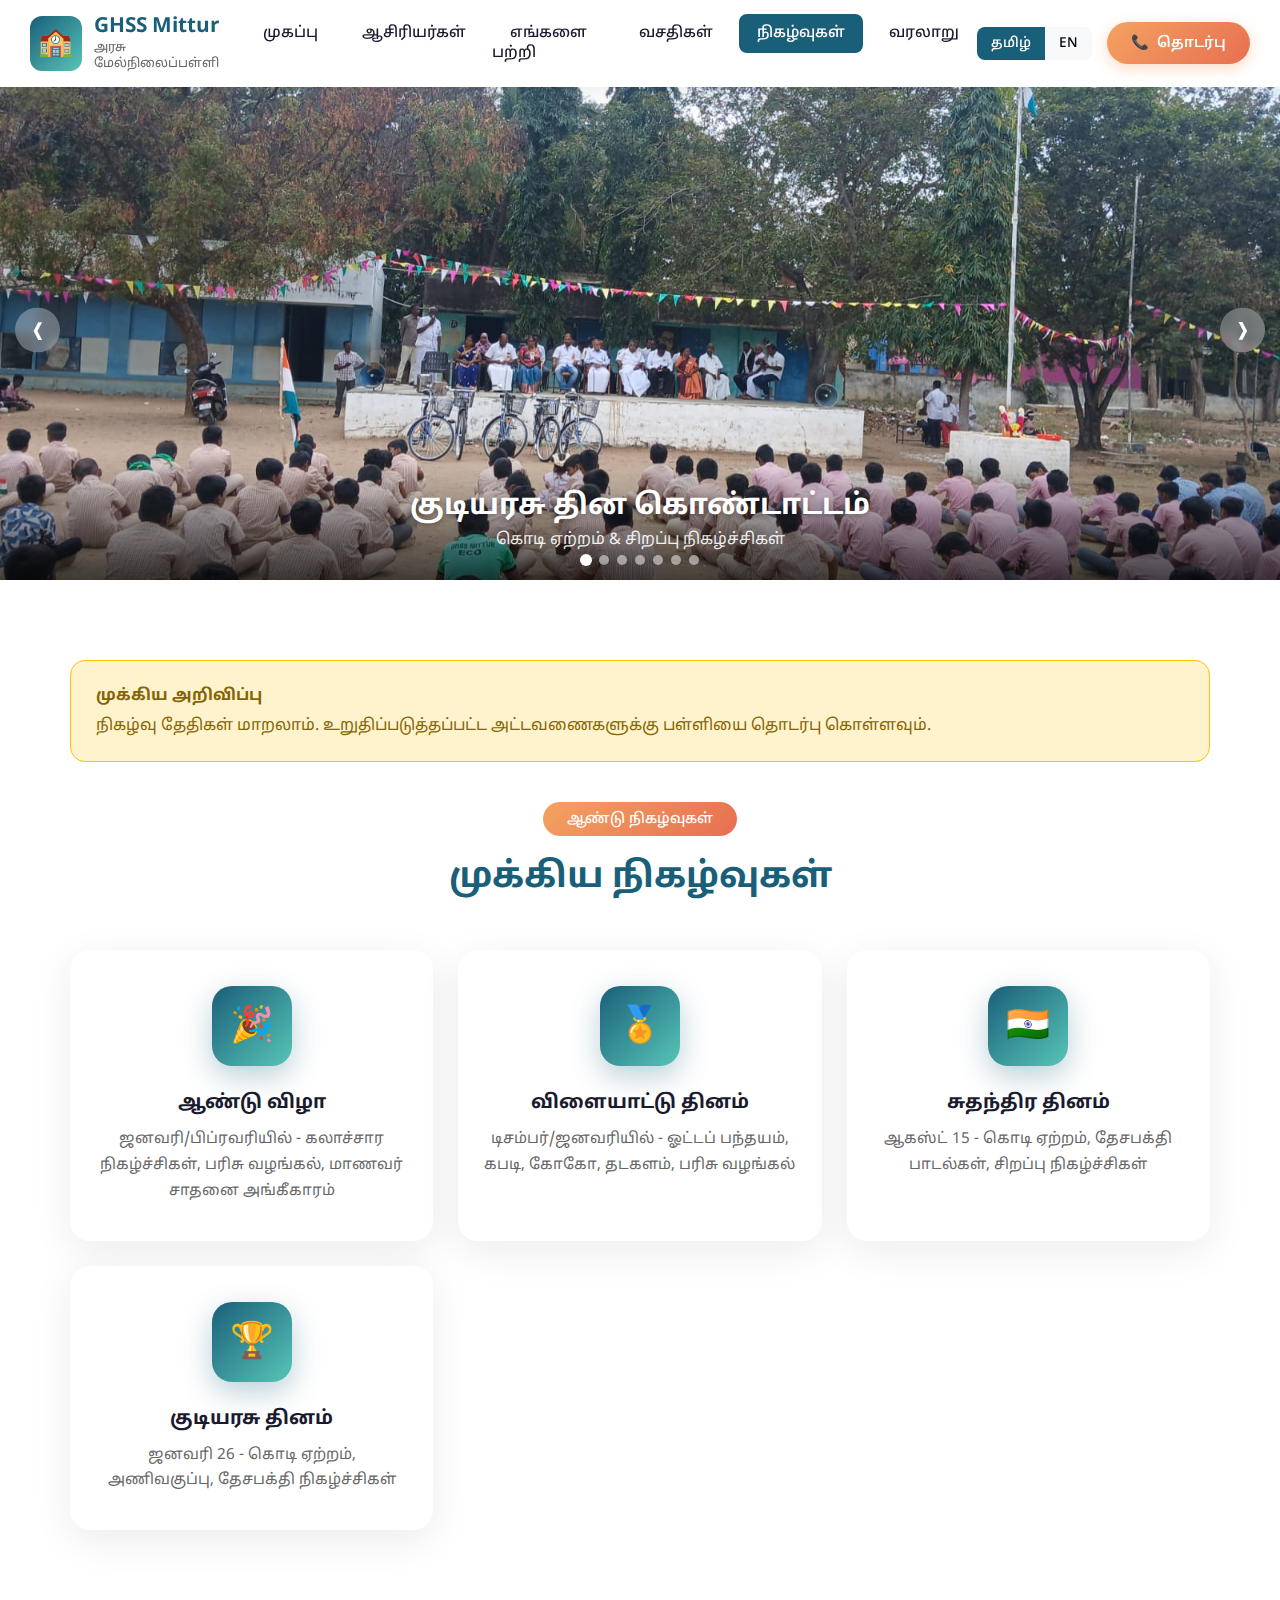
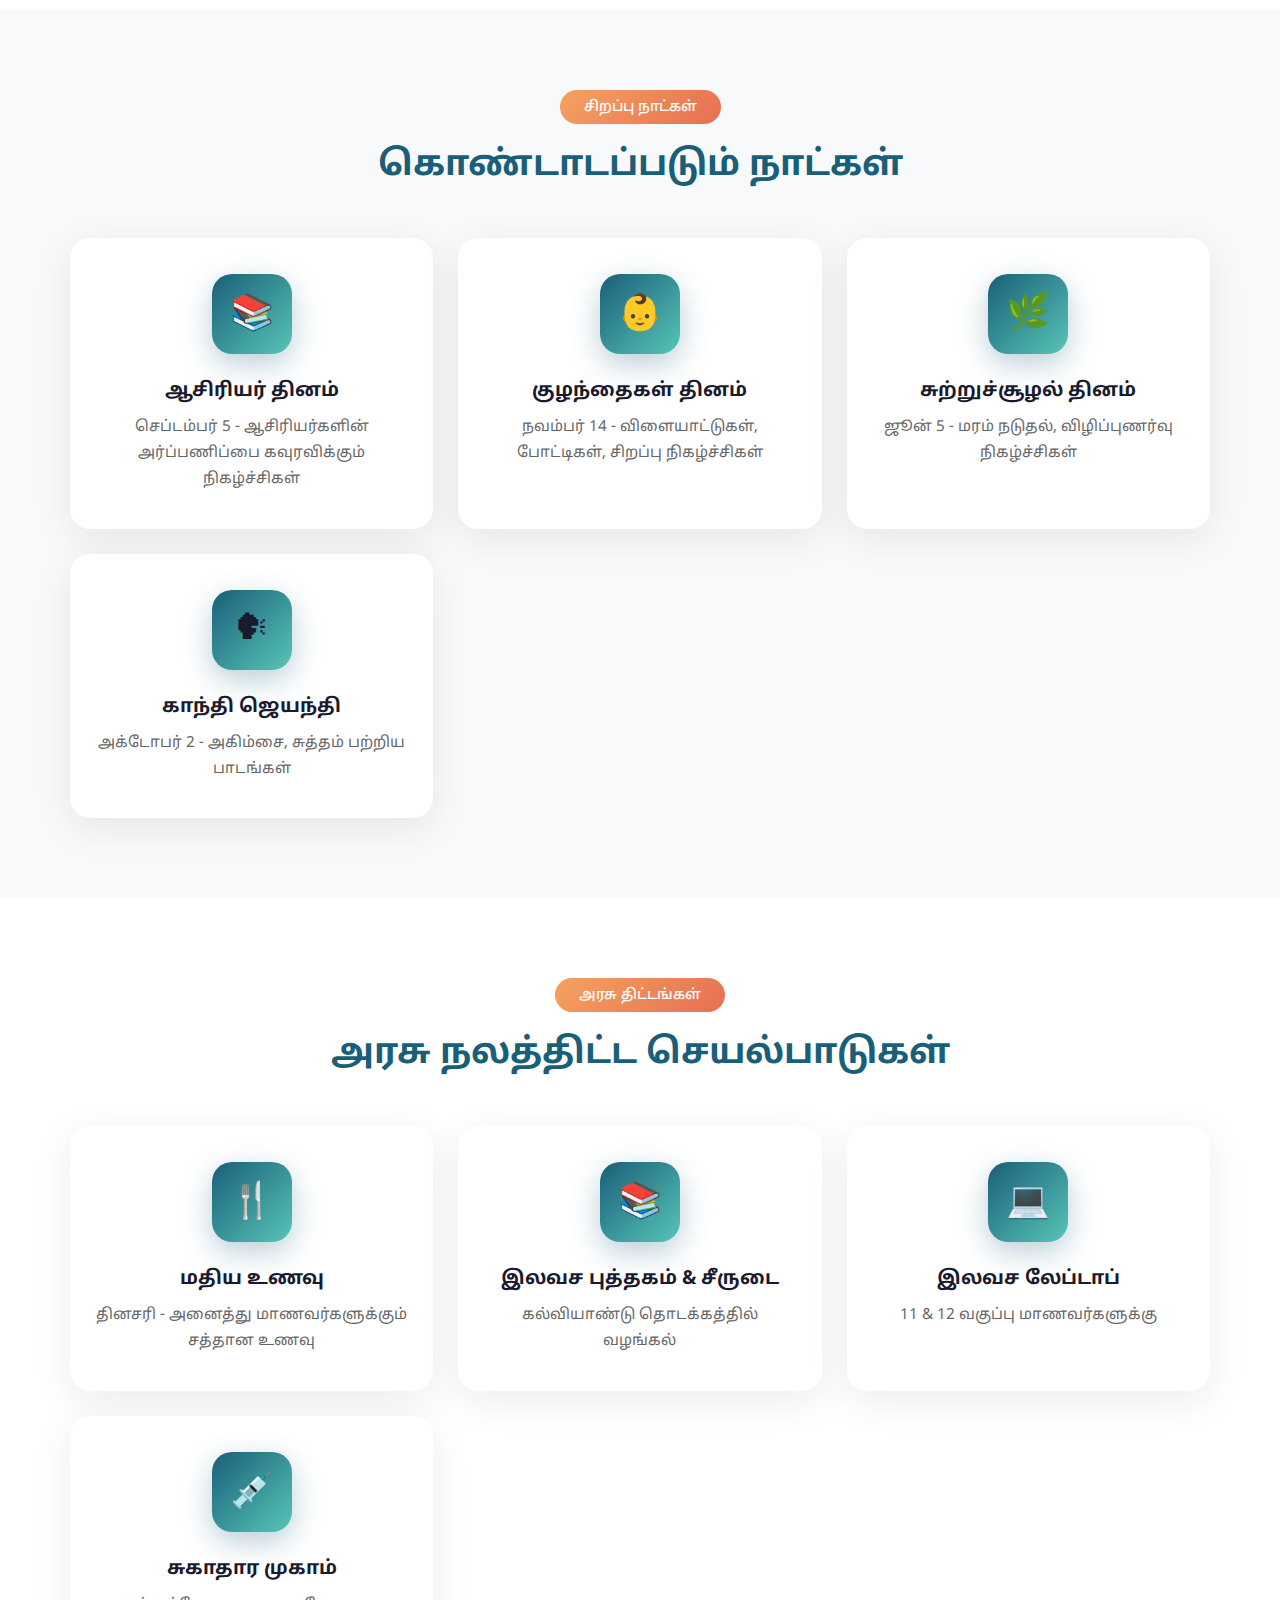
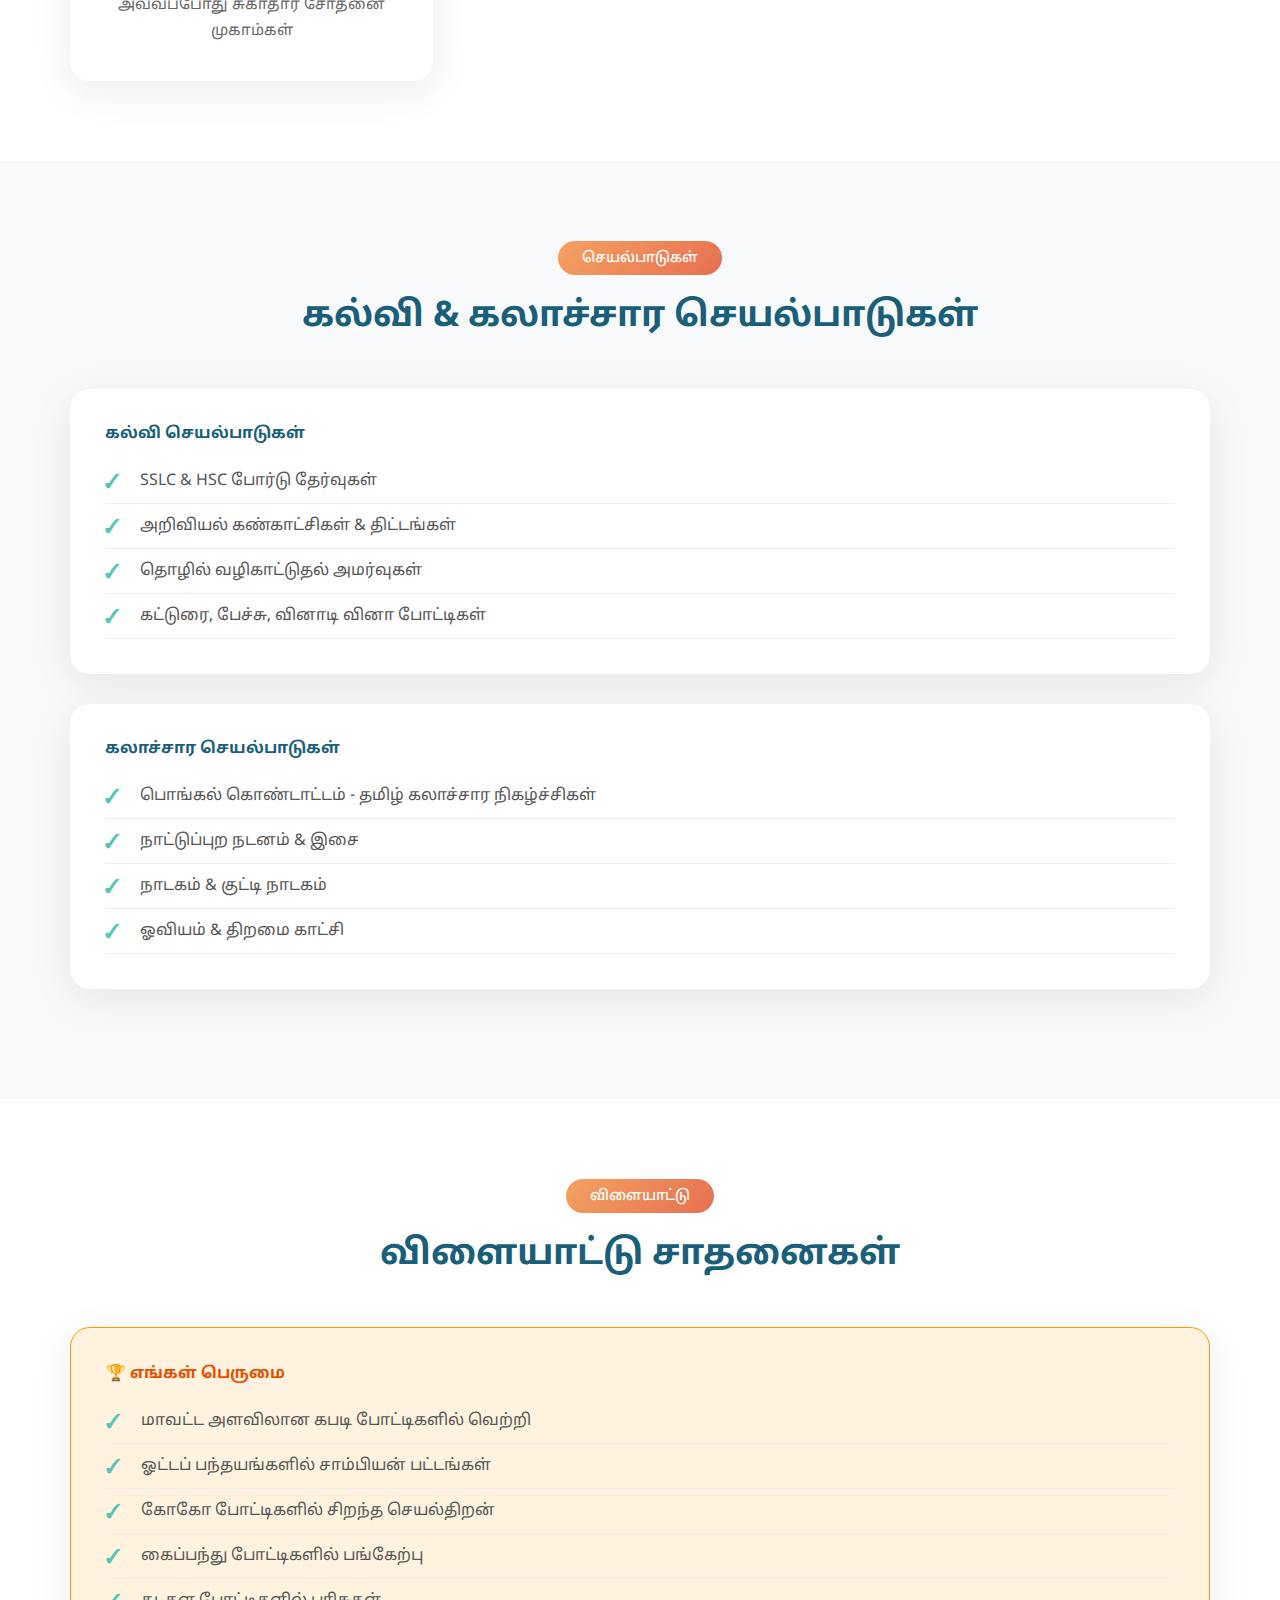
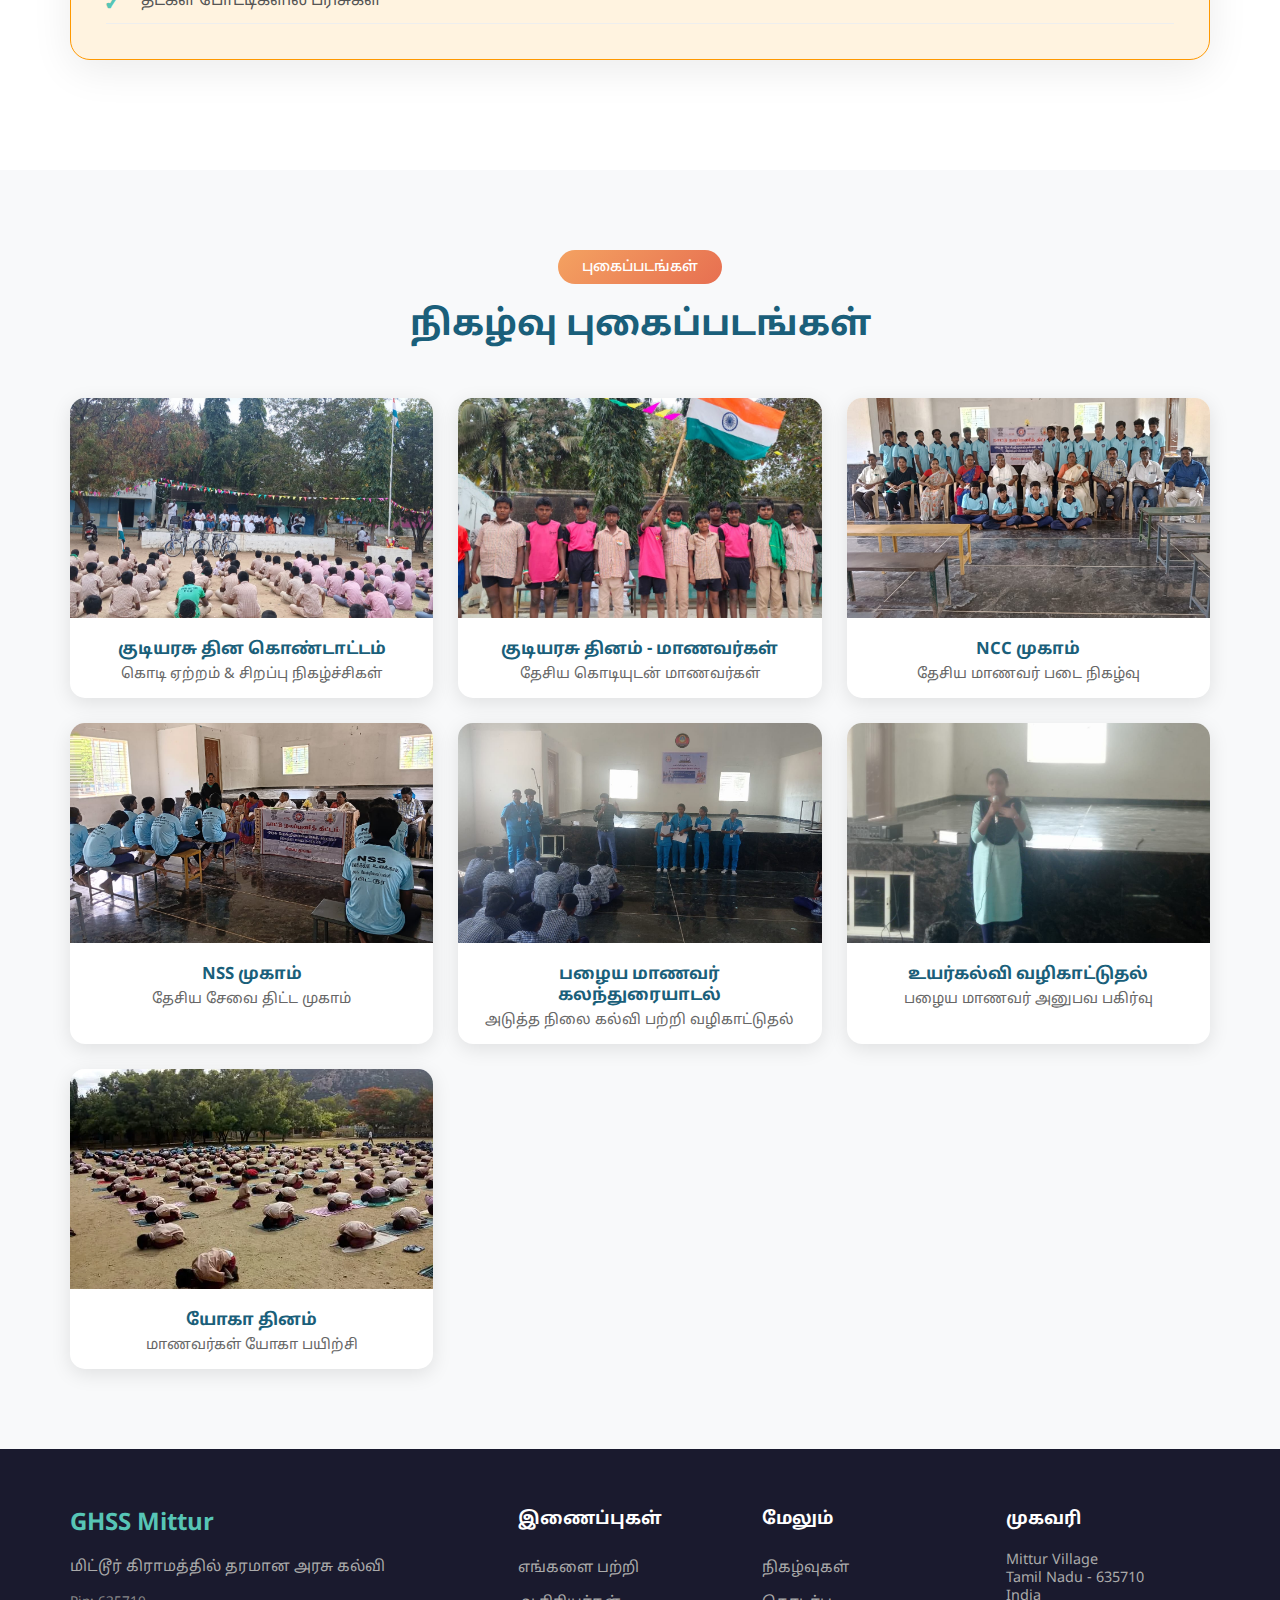
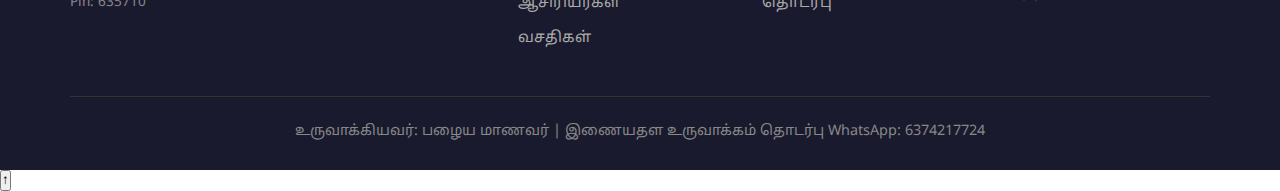
<file: events.html>
<!DOCTYPE html>
<html lang="ta" class="lang-tamil">
<head>
    <meta charset="UTF-8">
    <meta name="viewport" content="width=device-width, initial-scale=1.0">

    <!-- Primary SEO Meta Tags -->
    <title>Events GHSS Mittur | நிகழ்வுகள் | Annual Day, Sports Day</title>
    <meta name="title" content="Events GHSS Mittur | நிகழ்வுகள் | Annual Day, Sports Day">
    <meta name="description" content="GHSS Mittur Events - Annual Day, Sports Day, Independence Day, Republic Day, Cultural Programs. School events and activities. அரசு மேல்நிலைப்பள்ளி மிட்டூர் நிகழ்வுகள் - ஆண்டு விழா, விளையாட்டு தினம்.">
    <meta name="keywords" content="mittur, mittur school, school mittur, school in mittur, schools in mittur, GHSS Mittur events, GHSS, ghss, ghss mittur, govt school, govt school mittur, govt schools, government school, government school mittur, Mittur School annual day, Sports day, Independence day celebration, Republic day, Cultural programs, School activities, மிட்டூர் பள்ளி நிகழ்வுகள், ஆண்டு விழா, விளையாட்டு தினம், அரசு பள்ளி, மிட்டூர் பள்ளி, govt hr sec school mittur events, govt higher secondary school mittur, திருப்பத்தூர் பள்ளி, tirupattur district school, 635710 school, boys school mittur, high school mittur events">
    <meta name="author" content="GHSS Mittur">
    <meta name="robots" content="index, follow">
    <meta name="language" content="Tamil, English">
    <link rel="canonical" href="https://mitturschool.in/events.html">

    <!-- Open Graph -->
    <meta property="og:type" content="website">
    <meta property="og:url" content="https://mitturschool.in/events.html">
    <meta property="og:title" content="Events GHSS Mittur | Annual Day, Sports Day">
    <meta property="og:description" content="School events and activities at GHSS Mittur - Annual Day, Sports Day, Cultural Programs.">
    <meta property="og:image" content="https://mitturschool.in/images/mittueschool.webp">
    <meta property="og:site_name" content="GHSS Mittur">

    <!-- Twitter -->
    <meta name="twitter:card" content="summary_large_image">
    <meta name="twitter:title" content="Events GHSS Mittur | Annual Day, Sports Day">
    <meta name="twitter:description" content="School events and activities at GHSS Mittur.">

    <link rel="preconnect" href="https://fonts.googleapis.com">
    <link rel="preconnect" href="https://fonts.gstatic.com" crossorigin>
    <link href="https://fonts.googleapis.com/css2?family=Noto+Sans+Tamil:wght@300;400;500;600;700&display=swap" rel="stylesheet">
    <link rel="stylesheet" href="css/modern.css">
    <style>
        .section-header, .modern-card, .info-box, .modern-table, .cards-grid, .notice-box {
            opacity: 1 !important;
            transform: none !important;
            visibility: visible !important;
        }

        /* Event Gallery */
        .event-gallery {
            display: grid;
            grid-template-columns: repeat(auto-fit, minmax(300px, 1fr));
            gap: 25px;
            margin-top: 30px;
        }

        .gallery-item {
            border-radius: 15px;
            overflow: hidden;
            box-shadow: 0 5px 20px rgba(0,0,0,0.1);
            background: white;
            transition: all 0.3s ease;
        }

        .gallery-item:hover {
            transform: translateY(-5px);
            box-shadow: 0 10px 30px rgba(0,0,0,0.2);
        }

        .gallery-item img {
            width: 100%;
            height: 220px;
            object-fit: cover;
        }

        .gallery-item .gallery-caption {
            padding: 15px 20px;
            text-align: center;
        }

        .gallery-item .gallery-caption h4 {
            color: var(--primary);
            margin-bottom: 5px;
            font-size: 1.05rem;
        }

        .gallery-item .gallery-caption p {
            color: #666;
            font-size: 0.9rem;
        }

        @media (max-width: 768px) {
            .event-gallery {
                grid-template-columns: 1fr;
            }
        }

        /* Event Banner Slider */
        .event-banner {
            position: relative;
            width: 100%;
            height: 500px;
            overflow: hidden;
            margin-top: 80px;
        }

        .event-banner .banner-slide {
            position: absolute;
            top: 0;
            left: 0;
            width: 100%;
            height: 100%;
            opacity: 0;
            transition: opacity 0.8s ease;
        }

        .event-banner .banner-slide.active {
            opacity: 1;
        }

        .event-banner .banner-slide img {
            width: 100%;
            height: 100%;
            object-fit: cover;
        }

        .event-banner .banner-slide .banner-overlay {
            position: absolute;
            bottom: 0;
            left: 0;
            right: 0;
            background: linear-gradient(transparent, rgba(0,0,0,0.7));
            padding: 40px 30px 30px;
            color: white;
            text-align: center;
        }

        .event-banner .banner-slide .banner-overlay h3 {
            font-size: 1.8rem;
            font-weight: 700;
            margin-bottom: 5px;
            text-shadow: 0 2px 4px rgba(0,0,0,0.3);
        }

        .event-banner .banner-slide .banner-overlay p {
            font-size: 1rem;
            opacity: 0.9;
        }

        .banner-btn {
            position: absolute;
            top: 50%;
            transform: translateY(-50%);
            background: rgba(255,255,255,0.3);
            color: white;
            border: none;
            width: 45px;
            height: 45px;
            border-radius: 50%;
            font-size: 1.2rem;
            cursor: pointer;
            z-index: 2;
            backdrop-filter: blur(5px);
            transition: all 0.3s ease;
        }

        .banner-btn:hover {
            background: rgba(255,255,255,0.5);
        }

        .banner-prev { left: 15px; }
        .banner-next { right: 15px; }

        .banner-dots {
            position: absolute;
            bottom: 15px;
            left: 50%;
            transform: translateX(-50%);
            display: flex;
            gap: 8px;
            z-index: 2;
        }

        .banner-dot {
            width: 10px;
            height: 10px;
            border-radius: 50%;
            background: rgba(255,255,255,0.5);
            cursor: pointer;
            transition: all 0.3s ease;
        }

        .banner-dot.active {
            background: white;
            transform: scale(1.2);
        }

        @media (max-width: 768px) {
            .event-banner {
                height: 300px;
                margin-top: 70px;
            }

            .event-banner .banner-slide .banner-overlay h3 {
                font-size: 1.2rem;
            }

            .event-banner .banner-slide .banner-overlay p {
                font-size: 0.85rem;
            }

            .banner-btn {
                width: 35px;
                height: 35px;
                font-size: 1rem;
            }
        }

        @media (max-width: 480px) {
            .event-banner {
                height: 250px;
            }

            .event-banner .banner-slide .banner-overlay {
                padding: 25px 15px 20px;
            }

            .event-banner .banner-slide .banner-overlay h3 {
                font-size: 1rem;
            }
        }
    </style>
</head>
<body class="lang-tamil">
    <!-- Modern Header -->
    <header class="modern-header">
        <div class="header-container">
            <a href="index.html" class="logo-section">
                <div class="logo-icon">&#127979;</div>
                <div class="logo-text">
                    <h1>GHSS Mittur</h1>
                    <p><span class="lang-ta">அரசு மேல்நிலைப்பள்ளி</span><span class="lang-en">Govt Higher Secondary School</span></p>
                </div>
            </a>

            <ul class="nav-menu">
                <li><a href="index.html"><span class="lang-ta">முகப்பு</span><span class="lang-en">Home</span></a></li>
                <li><a href="teachers.html"><span class="lang-ta">ஆசிரியர்கள்</span><span class="lang-en">Teachers</span></a></li>
                <li><a href="about.html"><span class="lang-ta">எங்களை பற்றி</span><span class="lang-en">About</span></a></li>
                <li><a href="facilities.html"><span class="lang-ta">வசதிகள்</span><span class="lang-en">Facilities</span></a></li>
                <li><a href="events.html" class="active"><span class="lang-ta">நிகழ்வுகள்</span><span class="lang-en">Events</span></a></li>
                <li><a href="history.html"><span class="lang-ta">வரலாறு</span><span class="lang-en">History</span></a></li>
            </ul>

            <div class="header-right">
                <div class="lang-switch">
                    <button class="lang-btn-ta active">தமிழ்</button>
                    <button class="lang-btn-en">EN</button>
                </div>
                <a href="contact.html" class="contact-btn">
                    <span>&#128222;</span>
                    <span class="lang-ta">தொடர்பு</span><span class="lang-en">Contact</span>
                </a>
            </div>

            <button class="menu-toggle">&#9776;</button>
        </div>
    </header>

    <!-- Event Banner Slider -->
    <section class="event-banner">
        <div class="banner-slide active">
            <img src="images/Rebublic.jpeg" alt="Republic Day">
            <div class="banner-overlay">
                <h3><span class="lang-ta">குடியரசு தின கொண்டாட்டம்</span><span class="lang-en">Republic Day Celebration</span></h3>
                <p><span class="lang-ta">கொடி ஏற்றம் & சிறப்பு நிகழ்ச்சிகள்</span><span class="lang-en">Flag hoisting & Special programs</span></p>
            </div>
        </div>
        <div class="banner-slide">
            <img src="images/rebuclic1.jpeg" alt="Republic Day Students">
            <div class="banner-overlay">
                <h3><span class="lang-ta">தேசிய கொடியுடன் மாணவர்கள்</span><span class="lang-en">Students with National Flag</span></h3>
                <p><span class="lang-ta">குடியரசு தின அணிவகுப்பு</span><span class="lang-en">Republic Day Parade</span></p>
            </div>
        </div>
        <div class="banner-slide">
            <img src="images/ncc.jpeg" alt="NCC Camp">
            <div class="banner-overlay">
                <h3><span class="lang-ta">NCC முகாம்</span><span class="lang-en">NCC Camp</span></h3>
                <p><span class="lang-ta">தேசிய மாணவர் படை நிகழ்வு</span><span class="lang-en">National Cadet Corps Event</span></p>
            </div>
        </div>
        <div class="banner-slide">
            <img src="images/nss.jpeg" alt="NSS Camp">
            <div class="banner-overlay">
                <h3><span class="lang-ta">NSS முகாம்</span><span class="lang-en">NSS Camp</span></h3>
                <p><span class="lang-ta">தேசிய சேவை திட்ட முகாம்</span><span class="lang-en">National Service Scheme Camp</span></p>
            </div>
        </div>
        <div class="banner-slide">
            <img src="images/nextlevel-carrier.jpeg" alt="Alumni Discussion">
            <div class="banner-overlay">
                <h3><span class="lang-ta">பழைய மாணவர் கலந்துரையாடல்</span><span class="lang-en">Alumni Discussion</span></h3>
                <p><span class="lang-ta">அடுத்த நிலை கல்வி பற்றி வழிகாட்டுதல்</span><span class="lang-en">Guidance for next level education</span></p>
            </div>
        </div>
        <div class="banner-slide">
            <img src="images/nextlevel-carrier (2).jpeg" alt="Alumni Education Session">
            <div class="banner-overlay">
                <h3><span class="lang-ta">உயர்கல்வி வழிகாட்டுதல்</span><span class="lang-en">Higher Education Guidance</span></h3>
                <p><span class="lang-ta">பழைய மாணவர் அனுபவ பகிர்வு</span><span class="lang-en">Alumni experience sharing</span></p>
            </div>
        </div>
        <div class="banner-slide">
            <img src="images/medication camp.webp" alt="Yoga Day">
            <div class="banner-overlay">
                <h3><span class="lang-ta">யோகா தினம்</span><span class="lang-en">Yoga Day</span></h3>
                <p><span class="lang-ta">மாணவர்கள் யோகா பயிற்சி</span><span class="lang-en">Students practicing Yoga</span></p>
            </div>
        </div>

        <button class="banner-btn banner-prev">&#10094;</button>
        <button class="banner-btn banner-next">&#10095;</button>
        <div class="banner-dots">
            <span class="banner-dot active"></span>
            <span class="banner-dot"></span>
            <span class="banner-dot"></span>
            <span class="banner-dot"></span>
            <span class="banner-dot"></span>
            <span class="banner-dot"></span>
            <span class="banner-dot"></span>
        </div>
    </section>

    <!-- Notice -->
    <section class="content-section">
        <div class="section-container">
            <div class="notice-box">
                <h4><span class="lang-ta">முக்கிய அறிவிப்பு</span><span class="lang-en">Important Notice</span></h4>
                <p class="lang-ta">நிகழ்வு தேதிகள் மாறலாம். உறுதிப்படுத்தப்பட்ட அட்டவணைகளுக்கு பள்ளியை தொடர்பு கொள்ளவும்.</p>
                <p class="lang-en">Event dates may vary. Contact the school for confirmed schedules.</p>
            </div>

            <!-- Major Annual Events -->
            <div class="section-header">
                <div class="section-badge"><span class="lang-ta">ஆண்டு நிகழ்வுகள்</span><span class="lang-en">Annual Events</span></div>
                <h2 class="section-title"><span class="lang-ta">முக்கிய நிகழ்வுகள்</span><span class="lang-en">Major Events</span></h2>
            </div>

            <div class="cards-grid">
                <div class="modern-card">
                    <div class="card-icon">&#127881;</div>
                    <h4><span class="lang-ta">ஆண்டு விழா</span><span class="lang-en">Annual Day</span></h4>
                    <p><span class="lang-ta">ஜனவரி/பிப்ரவரியில் - கலாச்சார நிகழ்ச்சிகள், பரிசு வழங்கல், மாணவர் சாதனை அங்கீகாரம்</span><span class="lang-en">January/February - Cultural performances, prize distribution, student achievement recognition</span></p>
                </div>
                <div class="modern-card">
                    <div class="card-icon">&#127941;</div>
                    <h4><span class="lang-ta">விளையாட்டு தினம்</span><span class="lang-en">Sports Day</span></h4>
                    <p><span class="lang-ta">டிசம்பர்/ஜனவரியில் - ஓட்டப் பந்தயம், கபடி, கோகோ, தடகளம், பரிசு வழங்கல்</span><span class="lang-en">December/January - Running races, Kabaddi, Kho-Kho, Athletics, Prize distribution</span></p>
                </div>
                <div class="modern-card">
                    <div class="card-icon">&#127470;&#127475;</div>
                    <h4><span class="lang-ta">சுதந்திர தினம்</span><span class="lang-en">Independence Day</span></h4>
                    <p><span class="lang-ta">ஆகஸ்ட் 15 - கொடி ஏற்றம், தேசபக்தி பாடல்கள், சிறப்பு நிகழ்ச்சிகள்</span><span class="lang-en">August 15 - Flag hoisting, Patriotic songs, Special programs</span></p>
                </div>
                <div class="modern-card">
                    <div class="card-icon">&#127942;</div>
                    <h4><span class="lang-ta">குடியரசு தினம்</span><span class="lang-en">Republic Day</span></h4>
                    <p><span class="lang-ta">ஜனவரி 26 - கொடி ஏற்றம், அணிவகுப்பு, தேசபக்தி நிகழ்ச்சிகள்</span><span class="lang-en">January 26 - Flag hoisting, Parade, Patriotic programs</span></p>
                </div>
            </div>
        </div>
    </section>

    <!-- Important Days -->
    <section class="content-section" style="background: var(--gray);">
        <div class="section-container">
            <div class="section-header">
                <div class="section-badge"><span class="lang-ta">சிறப்பு நாட்கள்</span><span class="lang-en">Special Days</span></div>
                <h2 class="section-title"><span class="lang-ta">கொண்டாடப்படும் நாட்கள்</span><span class="lang-en">Days Celebrated</span></h2>
            </div>

            <div class="cards-grid">
                <div class="modern-card">
                    <div class="card-icon">&#128218;</div>
                    <h4><span class="lang-ta">ஆசிரியர் தினம்</span><span class="lang-en">Teachers Day</span></h4>
                    <p><span class="lang-ta">செப்டம்பர் 5 - ஆசிரியர்களின் அர்ப்பணிப்பை கவுரவிக்கும் நிகழ்ச்சிகள்</span><span class="lang-en">September 5 - Programs honoring teacher dedication</span></p>
                </div>
                <div class="modern-card">
                    <div class="card-icon">&#128118;</div>
                    <h4><span class="lang-ta">குழந்தைகள் தினம்</span><span class="lang-en">Children's Day</span></h4>
                    <p><span class="lang-ta">நவம்பர் 14 - விளையாட்டுகள், போட்டிகள், சிறப்பு நிகழ்ச்சிகள்</span><span class="lang-en">November 14 - Games, competitions, special programs</span></p>
                </div>
                <div class="modern-card">
                    <div class="card-icon">&#127807;</div>
                    <h4><span class="lang-ta">சுற்றுச்சூழல் தினம்</span><span class="lang-en">Environment Day</span></h4>
                    <p><span class="lang-ta">ஜூன் 5 - மரம் நடுதல், விழிப்புணர்வு நிகழ்ச்சிகள்</span><span class="lang-en">June 5 - Tree planting, Awareness programs</span></p>
                </div>
                <div class="modern-card">
                    <div class="card-icon">&#128483;</div>
                    <h4><span class="lang-ta">காந்தி ஜெயந்தி</span><span class="lang-en">Gandhi Jayanti</span></h4>
                    <p><span class="lang-ta">அக்டோபர் 2 - அகிம்சை, சுத்தம் பற்றிய பாடங்கள்</span><span class="lang-en">October 2 - Lessons on non-violence, cleanliness</span></p>
                </div>
            </div>
        </div>
    </section>

    <!-- Government Schemes -->
    <section class="content-section">
        <div class="section-container">
            <div class="section-header">
                <div class="section-badge"><span class="lang-ta">அரசு திட்டங்கள்</span><span class="lang-en">Govt Schemes</span></div>
                <h2 class="section-title"><span class="lang-ta">அரசு நலத்திட்ட செயல்பாடுகள்</span><span class="lang-en">Government Welfare Activities</span></h2>
            </div>

            <div class="cards-grid">
                <div class="modern-card">
                    <div class="card-icon">&#127860;</div>
                    <h4><span class="lang-ta">மதிய உணவு</span><span class="lang-en">Mid-Day Meal</span></h4>
                    <p><span class="lang-ta">தினசரி - அனைத்து மாணவர்களுக்கும் சத்தான உணவு</span><span class="lang-en">Daily - Nutritious meal for all students</span></p>
                </div>
                <div class="modern-card">
                    <div class="card-icon">&#128218;</div>
                    <h4><span class="lang-ta">இலவச புத்தகம் & சீருடை</span><span class="lang-en">Free Books & Uniform</span></h4>
                    <p><span class="lang-ta">கல்வியாண்டு தொடக்கத்தில் வழங்கல்</span><span class="lang-en">Distribution at academic year start</span></p>
                </div>
                <div class="modern-card">
                    <div class="card-icon">&#128187;</div>
                    <h4><span class="lang-ta">இலவச லேப்டாப்</span><span class="lang-en">Free Laptop</span></h4>
                    <p><span class="lang-ta">11 & 12 வகுப்பு மாணவர்களுக்கு</span><span class="lang-en">For Class 11 & 12 students</span></p>
                </div>
                <div class="modern-card">
                    <div class="card-icon">&#128137;</div>
                    <h4><span class="lang-ta">சுகாதார முகாம்</span><span class="lang-en">Health Camp</span></h4>
                    <p><span class="lang-ta">அவ்வப்போது சுகாதார சோதனை முகாம்கள்</span><span class="lang-en">Periodic health check-up camps</span></p>
                </div>
            </div>
        </div>
    </section>

    <!-- Academic & Cultural Activities -->
    <section class="content-section" style="background: var(--gray);">
        <div class="section-container">
            <div class="section-header">
                <div class="section-badge"><span class="lang-ta">செயல்பாடுகள்</span><span class="lang-en">Activities</span></div>
                <h2 class="section-title"><span class="lang-ta">கல்வி & கலாச்சார செயல்பாடுகள்</span><span class="lang-en">Academic & Cultural Activities</span></h2>
            </div>

            <div class="info-box">
                <h4 style="color: var(--primary); margin-bottom: 15px;"><span class="lang-ta">கல்வி செயல்பாடுகள்</span><span class="lang-en">Academic Activities</span></h4>
                <ul class="feature-list">
                    <li><span class="lang-ta">SSLC & HSC போர்டு தேர்வுகள்</span><span class="lang-en">SSLC & HSC Board Exams</span></li>
                    <li><span class="lang-ta">அறிவியல் கண்காட்சிகள் & திட்டங்கள்</span><span class="lang-en">Science exhibitions & projects</span></li>
                    <li><span class="lang-ta">தொழில் வழிகாட்டுதல் அமர்வுகள்</span><span class="lang-en">Career guidance sessions</span></li>
                    <li><span class="lang-ta">கட்டுரை, பேச்சு, வினாடி வினா போட்டிகள்</span><span class="lang-en">Essay, Speech, Quiz competitions</span></li>
                </ul>
            </div>

            <div class="info-box" style="margin-top: 25px;">
                <h4 style="color: var(--primary); margin-bottom: 15px;"><span class="lang-ta">கலாச்சார செயல்பாடுகள்</span><span class="lang-en">Cultural Activities</span></h4>
                <ul class="feature-list">
                    <li><span class="lang-ta">பொங்கல் கொண்டாட்டம் - தமிழ் கலாச்சார நிகழ்ச்சிகள்</span><span class="lang-en">Pongal celebration - Tamil cultural programs</span></li>
                    <li><span class="lang-ta">நாட்டுப்புற நடனம் & இசை</span><span class="lang-en">Folk dance & music</span></li>
                    <li><span class="lang-ta">நாடகம் & குட்டி நாடகம்</span><span class="lang-en">Drama & skits</span></li>
                    <li><span class="lang-ta">ஓவியம் & திறமை காட்சி</span><span class="lang-en">Drawing & talent show</span></li>
                </ul>
            </div>
        </div>
    </section>

    <!-- Sports Achievements -->
    <section class="content-section">
        <div class="section-container">
            <div class="section-header">
                <div class="section-badge"><span class="lang-ta">விளையாட்டு</span><span class="lang-en">Sports</span></div>
                <h2 class="section-title"><span class="lang-ta">விளையாட்டு சாதனைகள்</span><span class="lang-en">Sports Achievements</span></h2>
            </div>

            <div class="info-box" style="background: #fff3e0; border: 1px solid #ff9800;">
                <h4 style="color: #e65100; margin-bottom: 15px;">&#127942; <span class="lang-ta">எங்கள் பெருமை</span><span class="lang-en">Our Pride</span></h4>
                <ul class="feature-list">
                    <li><span class="lang-ta">மாவட்ட அளவிலான கபடி போட்டிகளில் வெற்றி</span><span class="lang-en">Victory in district level Kabaddi competitions</span></li>
                    <li><span class="lang-ta">ஓட்டப் பந்தயங்களில் சாம்பியன் பட்டங்கள்</span><span class="lang-en">Championship titles in running races</span></li>
                    <li><span class="lang-ta">கோகோ போட்டிகளில் சிறந்த செயல்திறன்</span><span class="lang-en">Excellent performance in Kho-Kho</span></li>
                    <li><span class="lang-ta">கைப்பந்து போட்டிகளில் பங்கேற்பு</span><span class="lang-en">Participation in Volleyball competitions</span></li>
                    <li><span class="lang-ta">தடகள போட்டிகளில் பரிசுகள்</span><span class="lang-en">Prizes in Athletics events</span></li>
                </ul>
            </div>
        </div>
    </section>

    <!-- Event Gallery -->
    <section class="content-section" style="background: var(--gray);">
        <div class="section-container">
            <div class="section-header">
                <div class="section-badge"><span class="lang-ta">புகைப்படங்கள்</span><span class="lang-en">Photos</span></div>
                <h2 class="section-title"><span class="lang-ta">நிகழ்வு புகைப்படங்கள்</span><span class="lang-en">Event Gallery</span></h2>
            </div>

            <div class="event-gallery">
                <div class="gallery-item">
                    <img src="images/Rebublic.jpeg" alt="Republic Day Celebration">
                    <div class="gallery-caption">
                        <h4><span class="lang-ta">குடியரசு தின கொண்டாட்டம்</span><span class="lang-en">Republic Day Celebration</span></h4>
                        <p><span class="lang-ta">கொடி ஏற்றம் & சிறப்பு நிகழ்ச்சிகள்</span><span class="lang-en">Flag hoisting & Special programs</span></p>
                    </div>
                </div>
                <div class="gallery-item">
                    <img src="images/rebuclic1.jpeg" alt="Republic Day - Students with Flag">
                    <div class="gallery-caption">
                        <h4><span class="lang-ta">குடியரசு தினம் - மாணவர்கள்</span><span class="lang-en">Republic Day - Students</span></h4>
                        <p><span class="lang-ta">தேசிய கொடியுடன் மாணவர்கள்</span><span class="lang-en">Students with National Flag</span></p>
                    </div>
                </div>
                <div class="gallery-item">
                    <img src="images/ncc.jpeg" alt="NCC Camp">
                    <div class="gallery-caption">
                        <h4><span class="lang-ta">NCC முகாம்</span><span class="lang-en">NCC Camp</span></h4>
                        <p><span class="lang-ta">தேசிய மாணவர் படை நிகழ்வு</span><span class="lang-en">National Cadet Corps Event</span></p>
                    </div>
                </div>
                <div class="gallery-item">
                    <img src="images/nss.jpeg" alt="NSS Camp">
                    <div class="gallery-caption">
                        <h4><span class="lang-ta">NSS முகாம்</span><span class="lang-en">NSS Camp</span></h4>
                        <p><span class="lang-ta">தேசிய சேவை திட்ட முகாம்</span><span class="lang-en">National Service Scheme Camp</span></p>
                    </div>
                </div>
                <div class="gallery-item">
                    <img src="images/nextlevel-carrier.jpeg" alt="Alumni Discussion">
                    <div class="gallery-caption">
                        <h4><span class="lang-ta">பழைய மாணவர் கலந்துரையாடல்</span><span class="lang-en">Alumni Discussion</span></h4>
                        <p><span class="lang-ta">அடுத்த நிலை கல்வி பற்றி வழிகாட்டுதல்</span><span class="lang-en">Guidance for next level education</span></p>
                    </div>
                </div>
                <div class="gallery-item">
                    <img src="images/nextlevel-carrier (2).jpeg" alt="Alumni Education Session">
                    <div class="gallery-caption">
                        <h4><span class="lang-ta">உயர்கல்வி வழிகாட்டுதல்</span><span class="lang-en">Higher Education Guidance</span></h4>
                        <p><span class="lang-ta">பழைய மாணவர் அனுபவ பகிர்வு</span><span class="lang-en">Alumni experience sharing</span></p>
                    </div>
                </div>
                <div class="gallery-item">
                    <img src="images/medication camp.webp" alt="Yoga Day">
                    <div class="gallery-caption">
                        <h4><span class="lang-ta">யோகா தினம்</span><span class="lang-en">Yoga Day</span></h4>
                        <p><span class="lang-ta">மாணவர்கள் யோகா பயிற்சி</span><span class="lang-en">Students practicing Yoga</span></p>
                    </div>
                </div>
            </div>
        </div>
    </section>

    <!-- Modern Footer -->
    <footer class="modern-footer">
        <div class="footer-container">
            <div class="footer-grid">
                <div class="footer-brand">
                    <h4>GHSS Mittur</h4>
                    <p class="lang-ta">மிட்டூர் கிராமத்தில் தரமான அரசு கல்வி</p>
                    <p class="lang-en">Quality government education in Mittur village</p>
                    <p style="color: #888; margin-top: 10px; font-size: 0.85rem;">Pin: 635710</p>
                </div>
                <div class="footer-links">
                    <h5><span class="lang-ta">இணைப்புகள்</span><span class="lang-en">Links</span></h5>
                    <a href="about.html"><span class="lang-ta">எங்களை பற்றி</span><span class="lang-en">About</span></a>
                    <a href="teachers.html"><span class="lang-ta">ஆசிரியர்கள்</span><span class="lang-en">Teachers</span></a>
                    <a href="facilities.html"><span class="lang-ta">வசதிகள்</span><span class="lang-en">Facilities</span></a>
                </div>
                <div class="footer-links">
                    <h5><span class="lang-ta">மேலும்</span><span class="lang-en">More</span></h5>
                    <a href="events.html"><span class="lang-ta">நிகழ்வுகள்</span><span class="lang-en">Events</span></a>
                    <a href="contact.html"><span class="lang-ta">தொடர்பு</span><span class="lang-en">Contact</span></a>
                </div>
                <div class="footer-links">
                    <h5><span class="lang-ta">முகவரி</span><span class="lang-en">Address</span></h5>
                    <p style="color: #aaa; font-size: 0.9rem;">Mittur Village<br>Tamil Nadu - 635710<br>India</p>
                </div>
            </div>
            <div class="footer-bottom">
                <p><span class="lang-ta">உருவாக்கியவர்: பழைய மாணவர் | இணையதள உருவாக்கம் தொடர்பு WhatsApp: 6374217724</span><span class="lang-en">Created by: Old Student | For website development contact WhatsApp: 6374217724</span></p>
            </div>
        </div>
    </footer>

    <script src="js/script.js"></script>
    <script>
        // Event Banner Slider
        (function() {
            const slides = document.querySelectorAll('.banner-slide');
            const dots = document.querySelectorAll('.banner-dot');
            const prevBtn = document.querySelector('.banner-prev');
            const nextBtn = document.querySelector('.banner-next');
            let current = 0;
            let autoSlide;

            function goTo(index) {
                slides[current].classList.remove('active');
                dots[current].classList.remove('active');
                current = (index + slides.length) % slides.length;
                slides[current].classList.add('active');
                dots[current].classList.add('active');
            }

            function startAuto() {
                autoSlide = setInterval(function() { goTo(current + 1); }, 4000);
            }

            function resetAuto() {
                clearInterval(autoSlide);
                startAuto();
            }

            prevBtn.addEventListener('click', function() { goTo(current - 1); resetAuto(); });
            nextBtn.addEventListener('click', function() { goTo(current + 1); resetAuto(); });
            dots.forEach(function(dot, i) {
                dot.addEventListener('click', function() { goTo(i); resetAuto(); });
            });

            startAuto();
        })();
    </script>
</body>
</html>
</file>
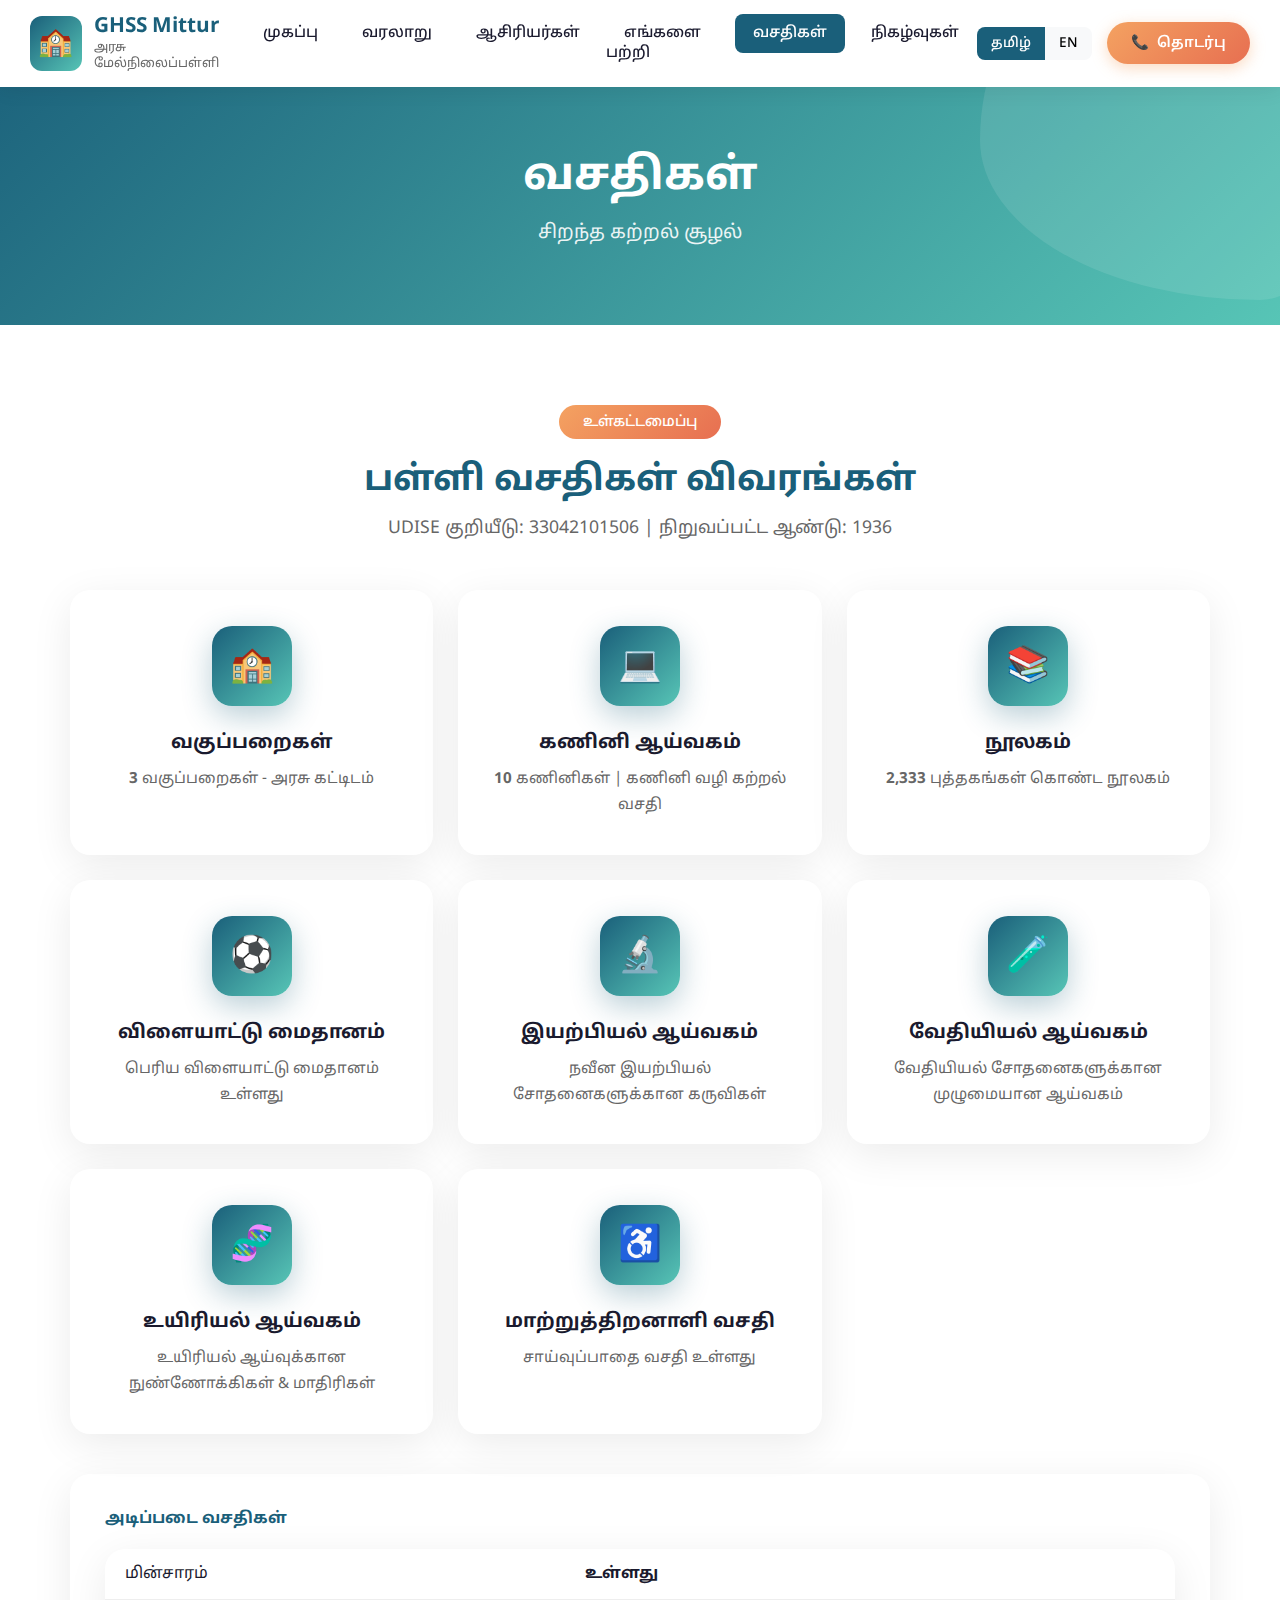
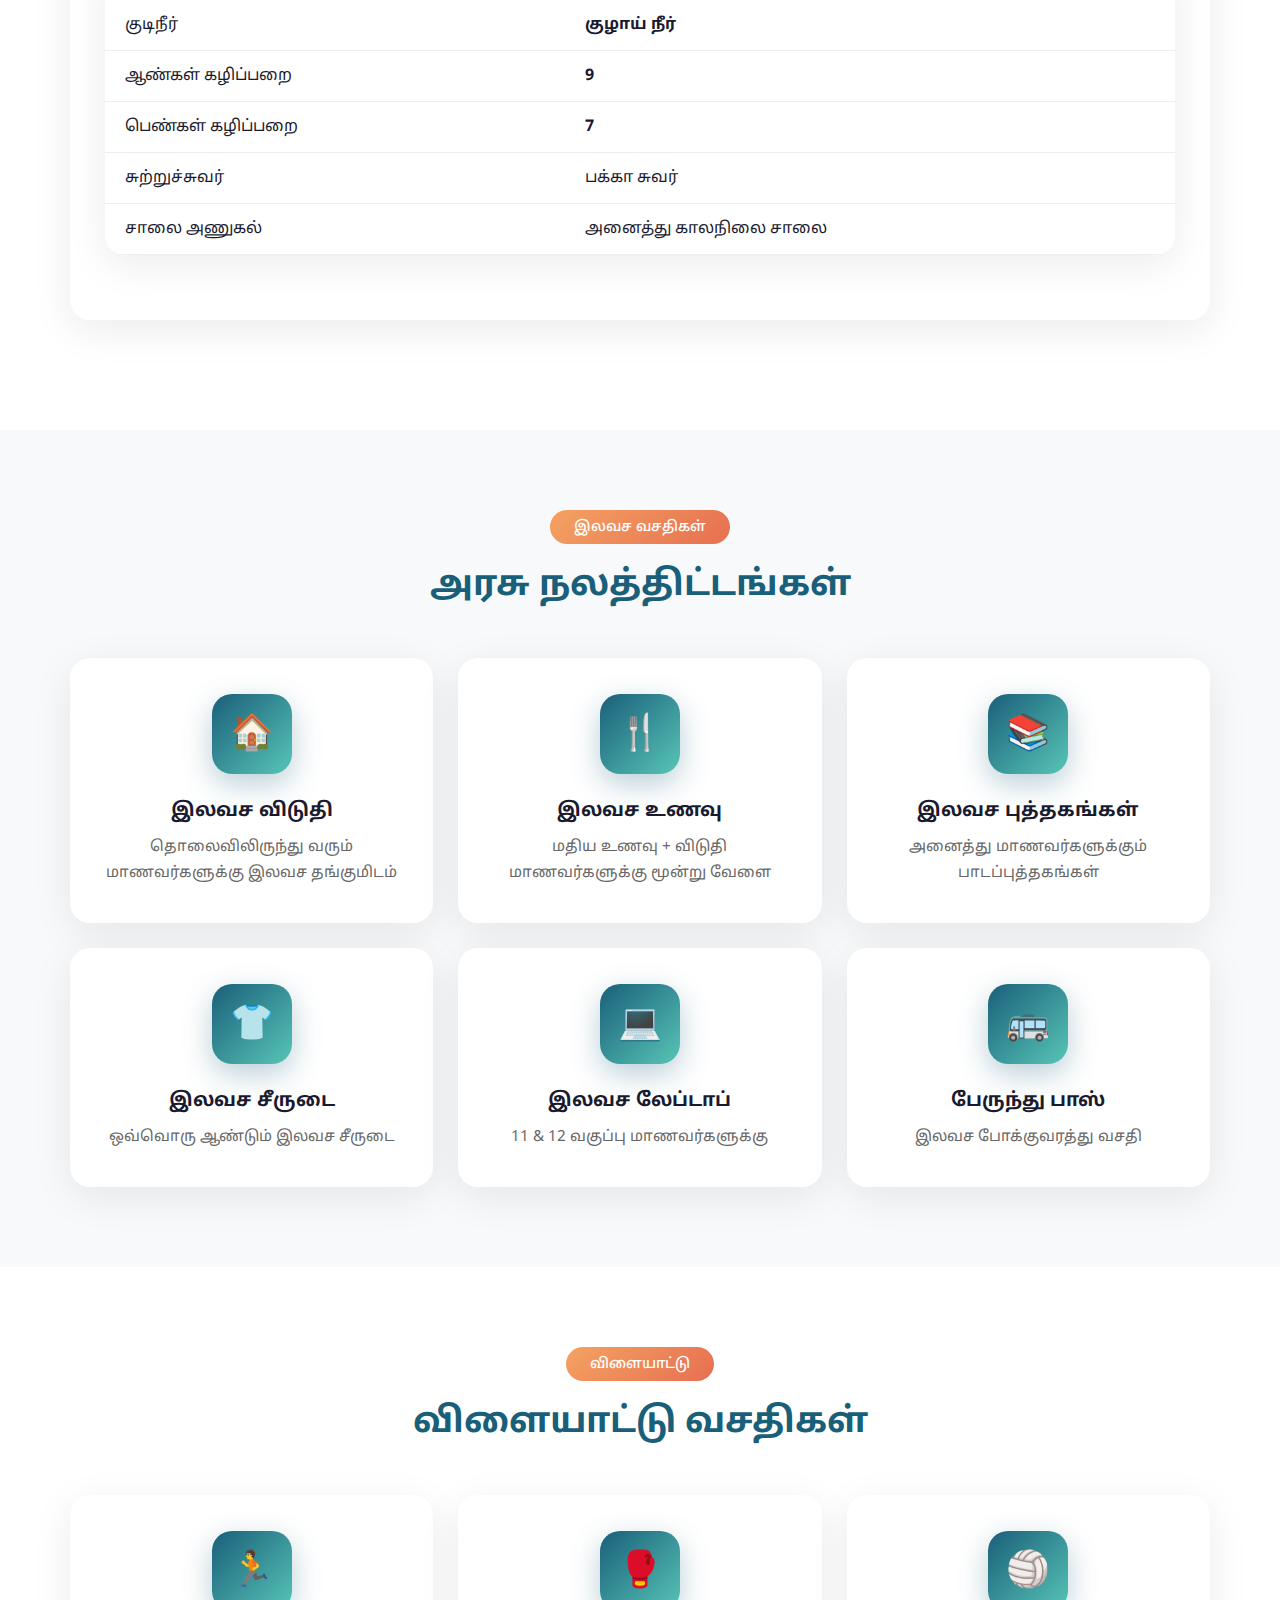
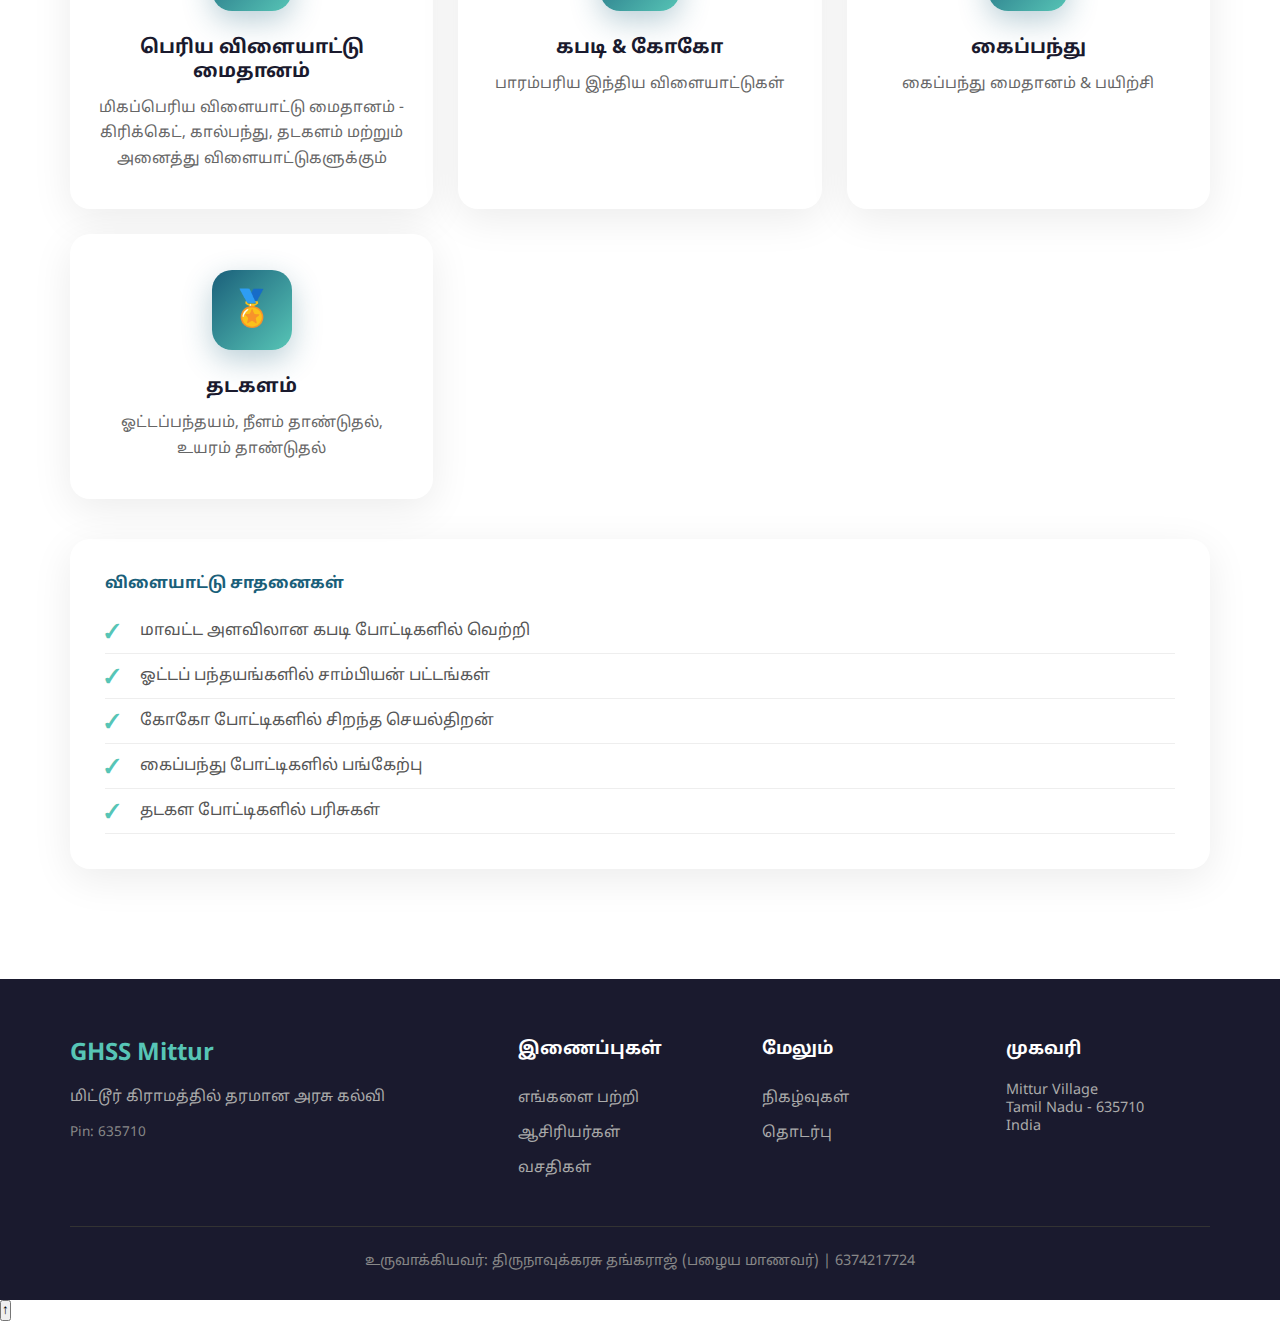
<file: facilities.html>
<!DOCTYPE html>
<html lang="ta" class="lang-tamil">
<head>
    <meta charset="UTF-8">
    <meta name="viewport" content="width=device-width, initial-scale=1.0">

    <!-- Primary SEO Meta Tags -->
    <title>Facilities GHSS Mittur | வசதிகள் | Labs, Library, Sports, Hostel</title>
    <meta name="title" content="Facilities GHSS Mittur | வசதிகள் | Labs, Library, Sports, Hostel">
    <meta name="description" content="GHSS Mittur Facilities - Science Labs (Physics, Chemistry, Biology), Computer Lab, Library, Sports Ground, Free Hostel, Free Food. Government School Mittur 635710. அரசு மேல்நிலைப்பள்ளி மிட்டூர் வசதிகள்.">
    <meta name="keywords" content="mittur, mittur school, school mittur, school in mittur, schools in mittur, GHSS Mittur facilities, GHSS, ghss, ghss mittur, govt school, govt school mittur, govt schools, government school, government school mittur, Mittur School lab, Chemistry lab Mittur, Physics lab, Biology lab, Computer lab, Library, Sports ground, Playground, Kabaddi, Volleyball, Free hostel, Free food, Free laptop, Free uniform, Free books, அரசு பள்ளி வசதிகள், அரசு பள்ளி, மிட்டூர் விளையாட்டு மைதானம், இலவச விடுதி, மிட்டூர் பள்ளி, boys school mittur facilities, girls school mittur, govt hr sec school mittur, govt higher secondary school mittur, திருப்பத்தூர், tirupattur district school, 635710 school, free govt school, high school mittur">
    <meta name="author" content="GHSS Mittur">
    <meta name="robots" content="index, follow">
    <meta name="language" content="Tamil, English">
    <link rel="canonical" href="https://mitturschool.in/facilities.html">

    <!-- Open Graph -->
    <meta property="og:type" content="website">
    <meta property="og:url" content="https://mitturschool.in/facilities.html">
    <meta property="og:title" content="Facilities GHSS Mittur | Labs, Sports, Hostel">
    <meta property="og:description" content="Modern facilities at GHSS Mittur - Science labs, Computer lab, Library, Sports ground, Free hostel & food.">
    <meta property="og:image" content="https://mitturschool.in/images/mittueschool.webp">
    <meta property="og:site_name" content="GHSS Mittur">

    <!-- Twitter -->
    <meta name="twitter:card" content="summary_large_image">
    <meta name="twitter:title" content="Facilities GHSS Mittur | Labs, Sports, Hostel">
    <meta name="twitter:description" content="Modern facilities - Science labs, Computer lab, Library, Sports ground, Free hostel.">

    <!-- Schema.org -->
    <script type="application/ld+json">
    {
        "@context": "https://schema.org",
        "@type": "School",
        "name": "GHSS Mittur",
        "url": "https://mitturschool.in/facilities.html",
        "amenityFeature": [
            {"@type": "LocationFeatureSpecification", "name": "Physics Laboratory"},
            {"@type": "LocationFeatureSpecification", "name": "Chemistry Laboratory"},
            {"@type": "LocationFeatureSpecification", "name": "Biology Laboratory"},
            {"@type": "LocationFeatureSpecification", "name": "Computer Laboratory"},
            {"@type": "LocationFeatureSpecification", "name": "Library"},
            {"@type": "LocationFeatureSpecification", "name": "Sports Ground"},
            {"@type": "LocationFeatureSpecification", "name": "Free Hostel"},
            {"@type": "LocationFeatureSpecification", "name": "Free Meals"}
        ],
        "address": {
            "@type": "PostalAddress",
            "addressLocality": "Mittur",
            "addressRegion": "Tamil Nadu",
            "postalCode": "635710",
            "addressCountry": "IN"
        }
    }
    </script>

    <link rel="preconnect" href="https://fonts.googleapis.com">
    <link rel="preconnect" href="https://fonts.gstatic.com" crossorigin>
    <link href="https://fonts.googleapis.com/css2?family=Noto+Sans+Tamil:wght@300;400;500;600;700&display=swap" rel="stylesheet">
    <link rel="stylesheet" href="css/modern.css">
    <style>
        .section-header, .modern-card, .info-box, .modern-table, .cards-grid, .notice-box {
            opacity: 1 !important;
            transform: none !important;
            visibility: visible !important;
        }
    </style>
</head>
<body class="lang-tamil">
    <!-- Modern Header -->
    <header class="modern-header">
        <div class="header-container">
            <a href="index.html" class="logo-section">
                <div class="logo-icon">&#127979;</div>
                <div class="logo-text">
                    <h1>GHSS Mittur</h1>
                    <p><span class="lang-ta">அரசு மேல்நிலைப்பள்ளி</span><span class="lang-en">Govt Higher Secondary School</span></p>
                </div>
            </a>

            <ul class="nav-menu">
                <li><a href="index.html"><span class="lang-ta">முகப்பு</span><span class="lang-en">Home</span></a></li>
                <li><a href="history.html"><span class="lang-ta">வரலாறு</span><span class="lang-en">History</span></a></li>
                <li><a href="teachers.html"><span class="lang-ta">ஆசிரியர்கள்</span><span class="lang-en">Teachers</span></a></li>
                <li><a href="about.html"><span class="lang-ta">எங்களை பற்றி</span><span class="lang-en">About</span></a></li>
                <li><a href="facilities.html" class="active"><span class="lang-ta">வசதிகள்</span><span class="lang-en">Facilities</span></a></li>
                <li><a href="events.html"><span class="lang-ta">நிகழ்வுகள்</span><span class="lang-en">Events</span></a></li>
            </ul>

            <div class="header-right">
                <div class="lang-switch">
                    <button class="lang-btn-ta active">தமிழ்</button>
                    <button class="lang-btn-en">EN</button>
                </div>
                <a href="contact.html" class="contact-btn">
                    <span>&#128222;</span>
                    <span class="lang-ta">தொடர்பு</span><span class="lang-en">Contact</span>
                </a>
            </div>

            <button class="menu-toggle">&#9776;</button>
        </div>
    </header>

    <!-- Page Hero -->
    <section class="page-hero">
        <h1><span class="lang-ta">வசதிகள்</span><span class="lang-en">Facilities</span></h1>
        <p><span class="lang-ta">சிறந்த கற்றல் சூழல்</span><span class="lang-en">Best Learning Environment</span></p>
    </section>

    <!-- Infrastructure Stats -->
    <section class="content-section">
        <div class="section-container">
            <div class="section-header">
                <div class="section-badge"><span class="lang-ta">உள்கட்டமைப்பு</span><span class="lang-en">Infrastructure</span></div>
                <h2 class="section-title"><span class="lang-ta">பள்ளி வசதிகள் விவரங்கள்</span><span class="lang-en">School Infrastructure Details</span></h2>
                <p class="section-subtitle"><span class="lang-ta">UDISE குறியீடு: 33042101506 | நிறுவப்பட்ட ஆண்டு: 1936</span><span class="lang-en">UDISE Code: 33042101506 | Established: 1936</span></p>
            </div>

            <div class="cards-grid">
                <div class="modern-card">
                    <div class="card-icon">&#127979;</div>
                    <h4><span class="lang-ta">வகுப்பறைகள்</span><span class="lang-en">Classrooms</span></h4>
                    <p><span class="lang-ta"><strong>3</strong> வகுப்பறைகள் - அரசு கட்டிடம்</span><span class="lang-en"><strong>3</strong> Classrooms - Government Building</span></p>
                </div>
                <div class="modern-card">
                    <div class="card-icon">&#128187;</div>
                    <h4><span class="lang-ta">கணினி ஆய்வகம்</span><span class="lang-en">Computer Lab</span></h4>
                    <p><span class="lang-ta"><strong>10</strong> கணினிகள் | கணினி வழி கற்றல் வசதி</span><span class="lang-en"><strong>10</strong> Computers | Computer Aided Learning</span></p>
                </div>
                <div class="modern-card">
                    <div class="card-icon">&#128218;</div>
                    <h4><span class="lang-ta">நூலகம்</span><span class="lang-en">Library</span></h4>
                    <p><span class="lang-ta"><strong>2,333</strong> புத்தகங்கள் கொண்ட நூலகம்</span><span class="lang-en">Library with <strong>2,333</strong> Books</span></p>
                </div>
                <div class="modern-card">
                    <div class="card-icon">&#9917;</div>
                    <h4><span class="lang-ta">விளையாட்டு மைதானம்</span><span class="lang-en">Playground</span></h4>
                    <p><span class="lang-ta">பெரிய விளையாட்டு மைதானம் உள்ளது</span><span class="lang-en">Large Playground Available</span></p>
                </div>
                <div class="modern-card">
                    <div class="card-icon">&#128300;</div>
                    <h4><span class="lang-ta">இயற்பியல் ஆய்வகம்</span><span class="lang-en">Physics Lab</span></h4>
                    <p><span class="lang-ta">நவீன இயற்பியல் சோதனைகளுக்கான கருவிகள்</span><span class="lang-en">Modern equipment for physics experiments</span></p>
                </div>
                <div class="modern-card">
                    <div class="card-icon">&#129514;</div>
                    <h4><span class="lang-ta">வேதியியல் ஆய்வகம்</span><span class="lang-en">Chemistry Lab</span></h4>
                    <p><span class="lang-ta">வேதியியல் சோதனைகளுக்கான முழுமையான ஆய்வகம்</span><span class="lang-en">Complete lab for chemistry experiments</span></p>
                </div>
                <div class="modern-card">
                    <div class="card-icon">&#129516;</div>
                    <h4><span class="lang-ta">உயிரியல் ஆய்வகம்</span><span class="lang-en">Biology Lab</span></h4>
                    <p><span class="lang-ta">உயிரியல் ஆய்வுக்கான நுண்ணோக்கிகள் & மாதிரிகள்</span><span class="lang-en">Microscopes & specimens for biology study</span></p>
                </div>
                <div class="modern-card">
                    <div class="card-icon">&#9855;</div>
                    <h4><span class="lang-ta">மாற்றுத்திறனாளி வசதி</span><span class="lang-en">Disabled Access</span></h4>
                    <p><span class="lang-ta">சாய்வுப்பாதை வசதி உள்ளது</span><span class="lang-en">Ramps for disabled available</span></p>
                </div>
            </div>

            <!-- Basic Facilities Table -->
            <div class="info-box" style="margin-top: 40px;">
                <h4 style="color: var(--primary); margin-bottom: 20px;"><span class="lang-ta">அடிப்படை வசதிகள்</span><span class="lang-en">Basic Facilities</span></h4>
                <div class="modern-table">
                    <table>
                        <tbody>
                            <tr>
                                <td><span class="lang-ta">மின்சாரம்</span><span class="lang-en">Electricity</span></td>
                                <td><strong><span class="lang-ta">உள்ளது</span><span class="lang-en">Yes</span></strong></td>
                            </tr>
                            <tr>
                                <td><span class="lang-ta">குடிநீர்</span><span class="lang-en">Drinking Water</span></td>
                                <td><strong><span class="lang-ta">குழாய் நீர்</span><span class="lang-en">Tap Water</span></strong></td>
                            </tr>
                            <tr>
                                <td><span class="lang-ta">ஆண்கள் கழிப்பறை</span><span class="lang-en">Boys Toilet</span></td>
                                <td><strong>9</strong></td>
                            </tr>
                            <tr>
                                <td><span class="lang-ta">பெண்கள் கழிப்பறை</span><span class="lang-en">Girls Toilet</span></td>
                                <td><strong>7</strong></td>
                            </tr>
                            <tr>
                                <td><span class="lang-ta">சுற்றுச்சுவர்</span><span class="lang-en">Boundary Wall</span></td>
                                <td><span class="lang-ta">பக்கா சுவர்</span><span class="lang-en">Pucca Wall</span></td>
                            </tr>
                            <tr>
                                <td><span class="lang-ta">சாலை அணுகல்</span><span class="lang-en">Road Access</span></td>
                                <td><span class="lang-ta">அனைத்து காலநிலை சாலை</span><span class="lang-en">All Weather Road</span></td>
                            </tr>
                        </tbody>
                    </table>
                </div>
            </div>
        </div>
    </section>

    <!-- Free Facilities -->
    <section class="content-section" style="background: var(--gray);">
        <div class="section-container">
            <div class="section-header">
                <div class="section-badge"><span class="lang-ta">இலவச வசதிகள்</span><span class="lang-en">Free Facilities</span></div>
                <h2 class="section-title"><span class="lang-ta">அரசு நலத்திட்டங்கள்</span><span class="lang-en">Government Welfare</span></h2>
            </div>

            <div class="cards-grid">
                <div class="modern-card">
                    <div class="card-icon">&#127968;</div>
                    <h4><span class="lang-ta">இலவச விடுதி</span><span class="lang-en">Free Hostel</span></h4>
                    <p><span class="lang-ta">தொலைவிலிருந்து வரும் மாணவர்களுக்கு இலவச தங்குமிடம்</span><span class="lang-en">Free accommodation for students from distant places</span></p>
                </div>
                <div class="modern-card">
                    <div class="card-icon">&#127860;</div>
                    <h4><span class="lang-ta">இலவச உணவு</span><span class="lang-en">Free Meals</span></h4>
                    <p><span class="lang-ta">மதிய உணவு + விடுதி மாணவர்களுக்கு மூன்று வேளை</span><span class="lang-en">Lunch + 3 meals for hostel students</span></p>
                </div>
                <div class="modern-card">
                    <div class="card-icon">&#128218;</div>
                    <h4><span class="lang-ta">இலவச புத்தகங்கள்</span><span class="lang-en">Free Books</span></h4>
                    <p><span class="lang-ta">அனைத்து மாணவர்களுக்கும் பாடப்புத்தகங்கள்</span><span class="lang-en">Textbooks for all students</span></p>
                </div>
                <div class="modern-card">
                    <div class="card-icon">&#128085;</div>
                    <h4><span class="lang-ta">இலவச சீருடை</span><span class="lang-en">Free Uniform</span></h4>
                    <p><span class="lang-ta">ஒவ்வொரு ஆண்டும் இலவச சீருடை</span><span class="lang-en">Free uniform every year</span></p>
                </div>
                <div class="modern-card">
                    <div class="card-icon">&#128187;</div>
                    <h4><span class="lang-ta">இலவச லேப்டாப்</span><span class="lang-en">Free Laptop</span></h4>
                    <p><span class="lang-ta">11 & 12 வகுப்பு மாணவர்களுக்கு</span><span class="lang-en">For Class 11 & 12 students</span></p>
                </div>
                <div class="modern-card">
                    <div class="card-icon">&#128652;</div>
                    <h4><span class="lang-ta">பேருந்து பாஸ்</span><span class="lang-en">Bus Pass</span></h4>
                    <p><span class="lang-ta">இலவச போக்குவரத்து வசதி</span><span class="lang-en">Free transportation facility</span></p>
                </div>
            </div>
        </div>
    </section>

    <!-- Sports & Activities -->
    <section class="content-section">
        <div class="section-container">
            <div class="section-header">
                <div class="section-badge"><span class="lang-ta">விளையாட்டு</span><span class="lang-en">Sports</span></div>
                <h2 class="section-title"><span class="lang-ta">விளையாட்டு வசதிகள்</span><span class="lang-en">Sports Facilities</span></h2>
            </div>

            <div class="cards-grid">
                <div class="modern-card">
                    <div class="card-icon">&#127939;</div>
                    <h4><span class="lang-ta">பெரிய விளையாட்டு மைதானம்</span><span class="lang-en">Large Sports Ground</span></h4>
                    <p><span class="lang-ta">மிகப்பெரிய விளையாட்டு மைதானம் - கிரிக்கெட், கால்பந்து, தடகளம் மற்றும் அனைத்து விளையாட்டுகளுக்கும்</span><span class="lang-en">Very large ground for Cricket, Football, Athletics and all sports activities</span></p>
                </div>
                <div class="modern-card">
                    <div class="card-icon">&#129354;</div>
                    <h4><span class="lang-ta">கபடி & கோகோ</span><span class="lang-en">Kabaddi & Kho-Kho</span></h4>
                    <p><span class="lang-ta">பாரம்பரிய இந்திய விளையாட்டுகள்</span><span class="lang-en">Traditional Indian sports</span></p>
                </div>
                <div class="modern-card">
                    <div class="card-icon">&#127952;</div>
                    <h4><span class="lang-ta">கைப்பந்து</span><span class="lang-en">Volleyball</span></h4>
                    <p><span class="lang-ta">கைப்பந்து மைதானம் & பயிற்சி</span><span class="lang-en">Volleyball court & training</span></p>
                </div>
                <div class="modern-card">
                    <div class="card-icon">&#127941;</div>
                    <h4><span class="lang-ta">தடகளம்</span><span class="lang-en">Athletics</span></h4>
                    <p><span class="lang-ta">ஓட்டப்பந்தயம், நீளம் தாண்டுதல், உயரம் தாண்டுதல்</span><span class="lang-en">Running, Long jump, High jump</span></p>
                </div>
            </div>

            <div class="info-box" style="margin-top: 40px;">
                <h4 style="color: var(--primary); margin-bottom: 15px;"><span class="lang-ta">விளையாட்டு சாதனைகள்</span><span class="lang-en">Sports Achievements</span></h4>
                <ul class="feature-list">
                    <li><span class="lang-ta">மாவட்ட அளவிலான கபடி போட்டிகளில் வெற்றி</span><span class="lang-en">Victory in district level Kabaddi competitions</span></li>
                    <li><span class="lang-ta">ஓட்டப் பந்தயங்களில் சாம்பியன் பட்டங்கள்</span><span class="lang-en">Championship titles in running races</span></li>
                    <li><span class="lang-ta">கோகோ போட்டிகளில் சிறந்த செயல்திறன்</span><span class="lang-en">Excellent performance in Kho-Kho competitions</span></li>
                    <li><span class="lang-ta">கைப்பந்து போட்டிகளில் பங்கேற்பு</span><span class="lang-en">Participation in Volleyball competitions</span></li>
                    <li><span class="lang-ta">தடகள போட்டிகளில் பரிசுகள்</span><span class="lang-en">Prizes in Athletics events</span></li>
                </ul>
            </div>
        </div>
    </section>

    <!-- Modern Footer -->
    <footer class="modern-footer">
        <div class="footer-container">
            <div class="footer-grid">
                <div class="footer-brand">
                    <h4>GHSS Mittur</h4>
                    <p class="lang-ta">மிட்டூர் கிராமத்தில் தரமான அரசு கல்வி</p>
                    <p class="lang-en">Quality government education in Mittur village</p>
                    <p style="color: #888; margin-top: 10px; font-size: 0.85rem;">Pin: 635710</p>
                </div>
                <div class="footer-links">
                    <h5><span class="lang-ta">இணைப்புகள்</span><span class="lang-en">Links</span></h5>
                    <a href="about.html"><span class="lang-ta">எங்களை பற்றி</span><span class="lang-en">About</span></a>
                    <a href="teachers.html"><span class="lang-ta">ஆசிரியர்கள்</span><span class="lang-en">Teachers</span></a>
                    <a href="facilities.html"><span class="lang-ta">வசதிகள்</span><span class="lang-en">Facilities</span></a>
                </div>
                <div class="footer-links">
                    <h5><span class="lang-ta">மேலும்</span><span class="lang-en">More</span></h5>
                    <a href="events.html"><span class="lang-ta">நிகழ்வுகள்</span><span class="lang-en">Events</span></a>
                    <a href="contact.html"><span class="lang-ta">தொடர்பு</span><span class="lang-en">Contact</span></a>
                </div>
                <div class="footer-links">
                    <h5><span class="lang-ta">முகவரி</span><span class="lang-en">Address</span></h5>
                    <p style="color: #aaa; font-size: 0.9rem;">Mittur Village<br>Tamil Nadu - 635710<br>India</p>
                </div>
            </div>
            <div class="footer-bottom">
                <p><span class="lang-ta">உருவாக்கியவர்: திருநாவுக்கரசு தங்கராஜ் (பழைய மாணவர்) | 6374217724</span><span class="lang-en">Created by: Thirunavukkarasu Thangaraj (Old Student) | 6374217724</span></p>
            </div>
        </div>
    </footer>

    <script src="js/script.js"></script>
    <script>
        document.querySelector('.menu-toggle').addEventListener('click', function() {
            document.querySelector('.nav-menu').classList.toggle('active');
        });
    </script>
</body>
</html>
</file>
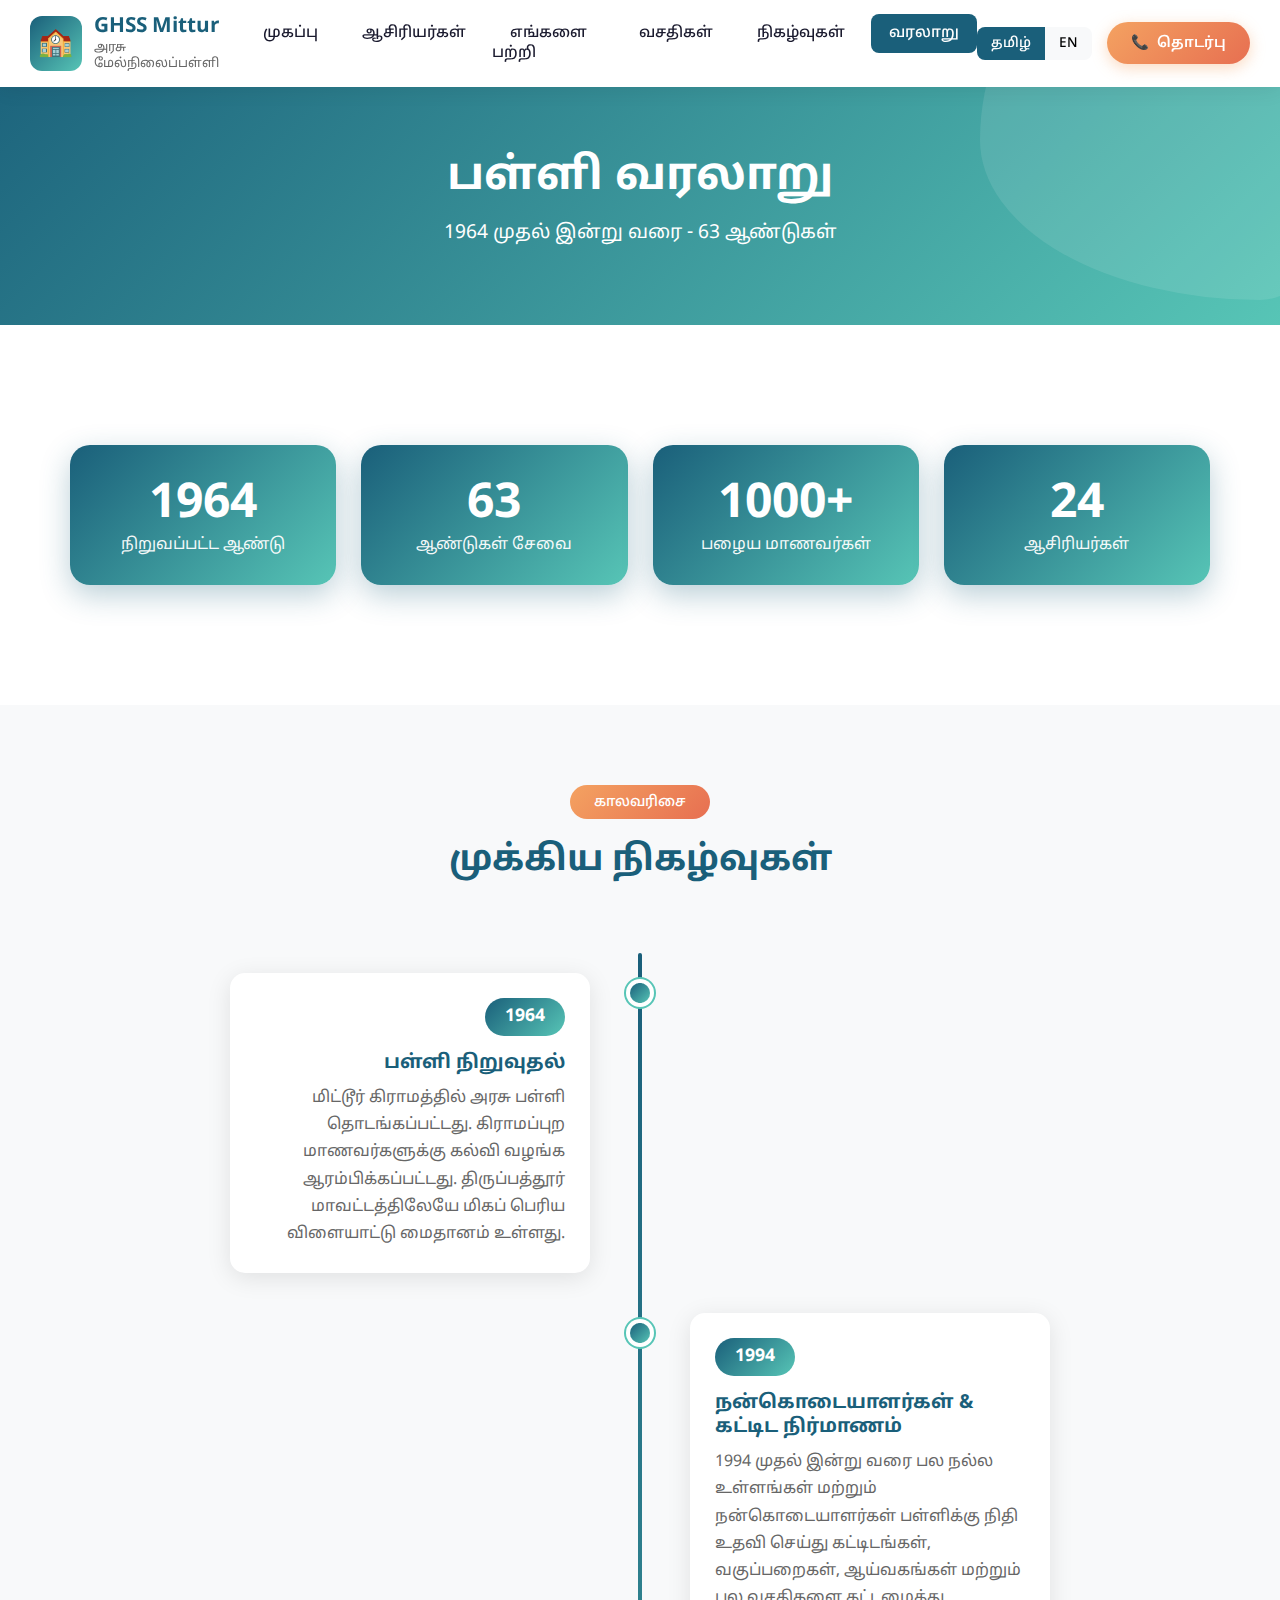
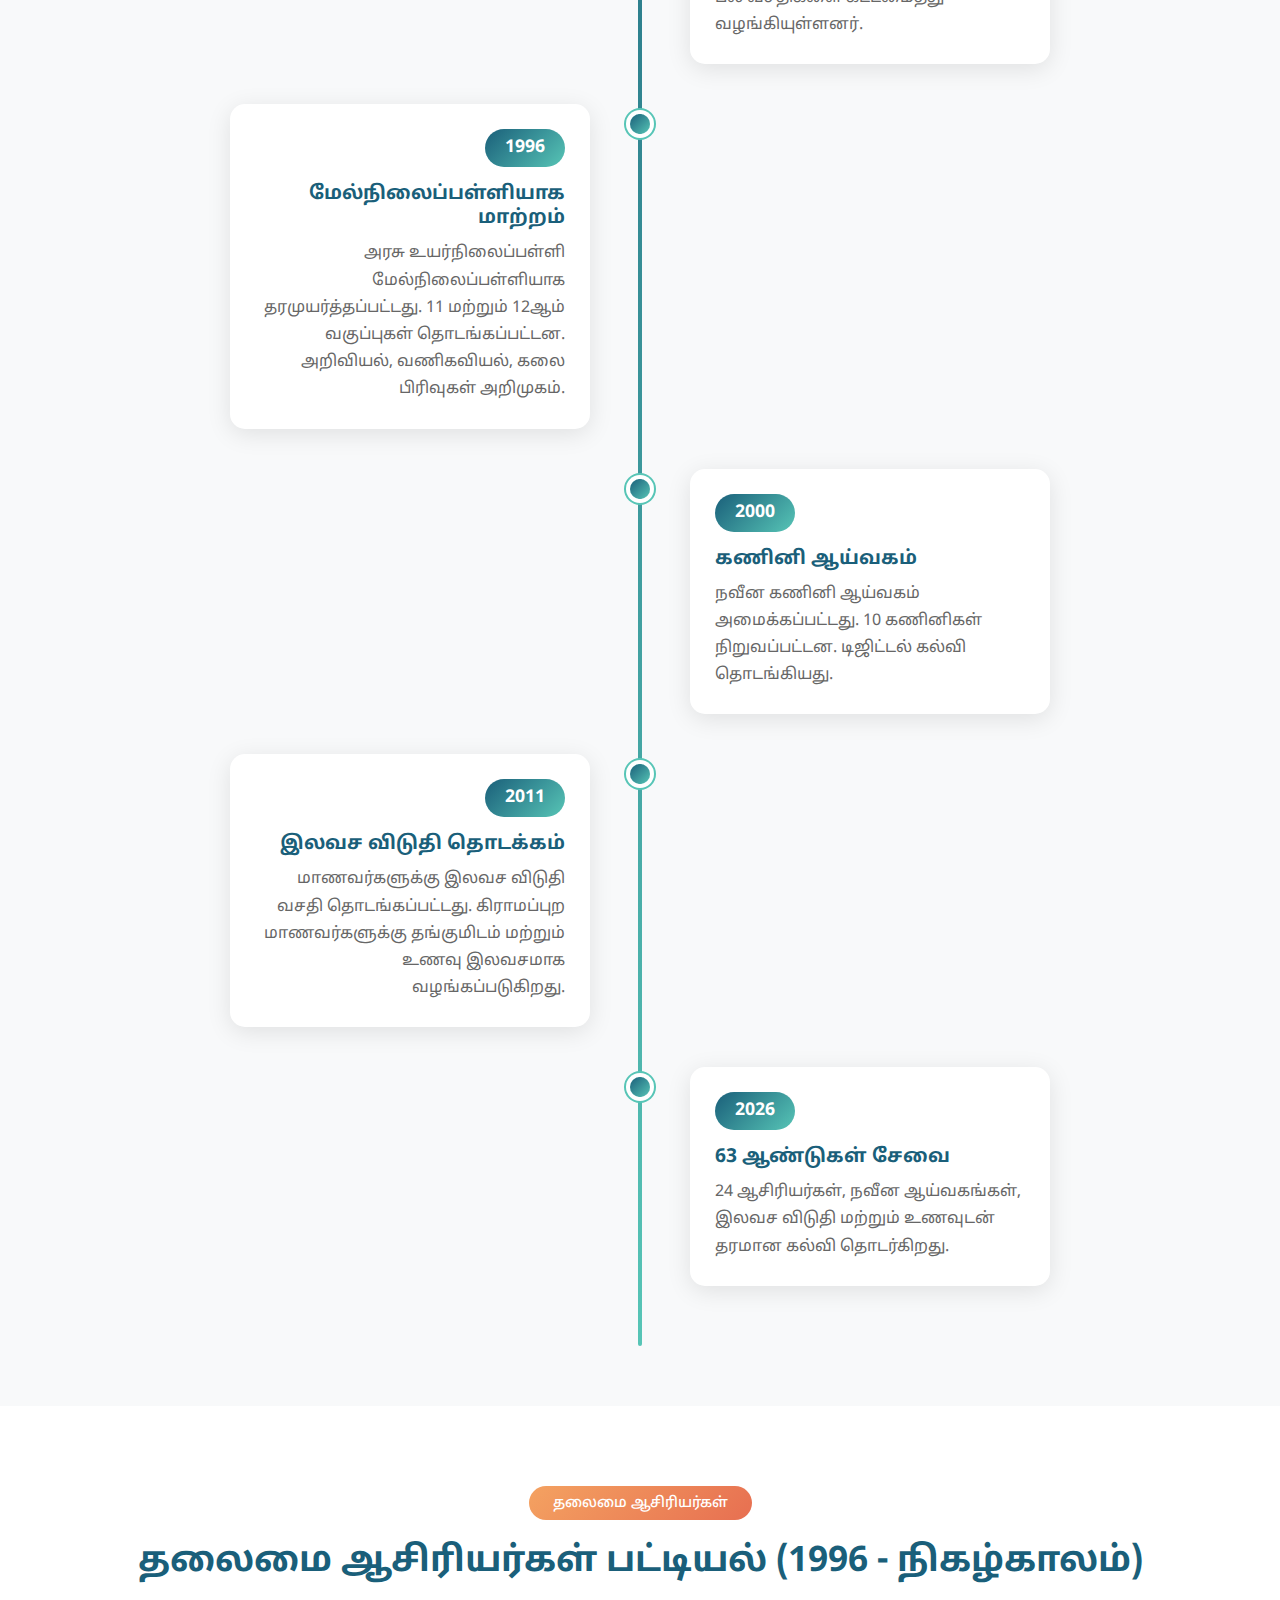
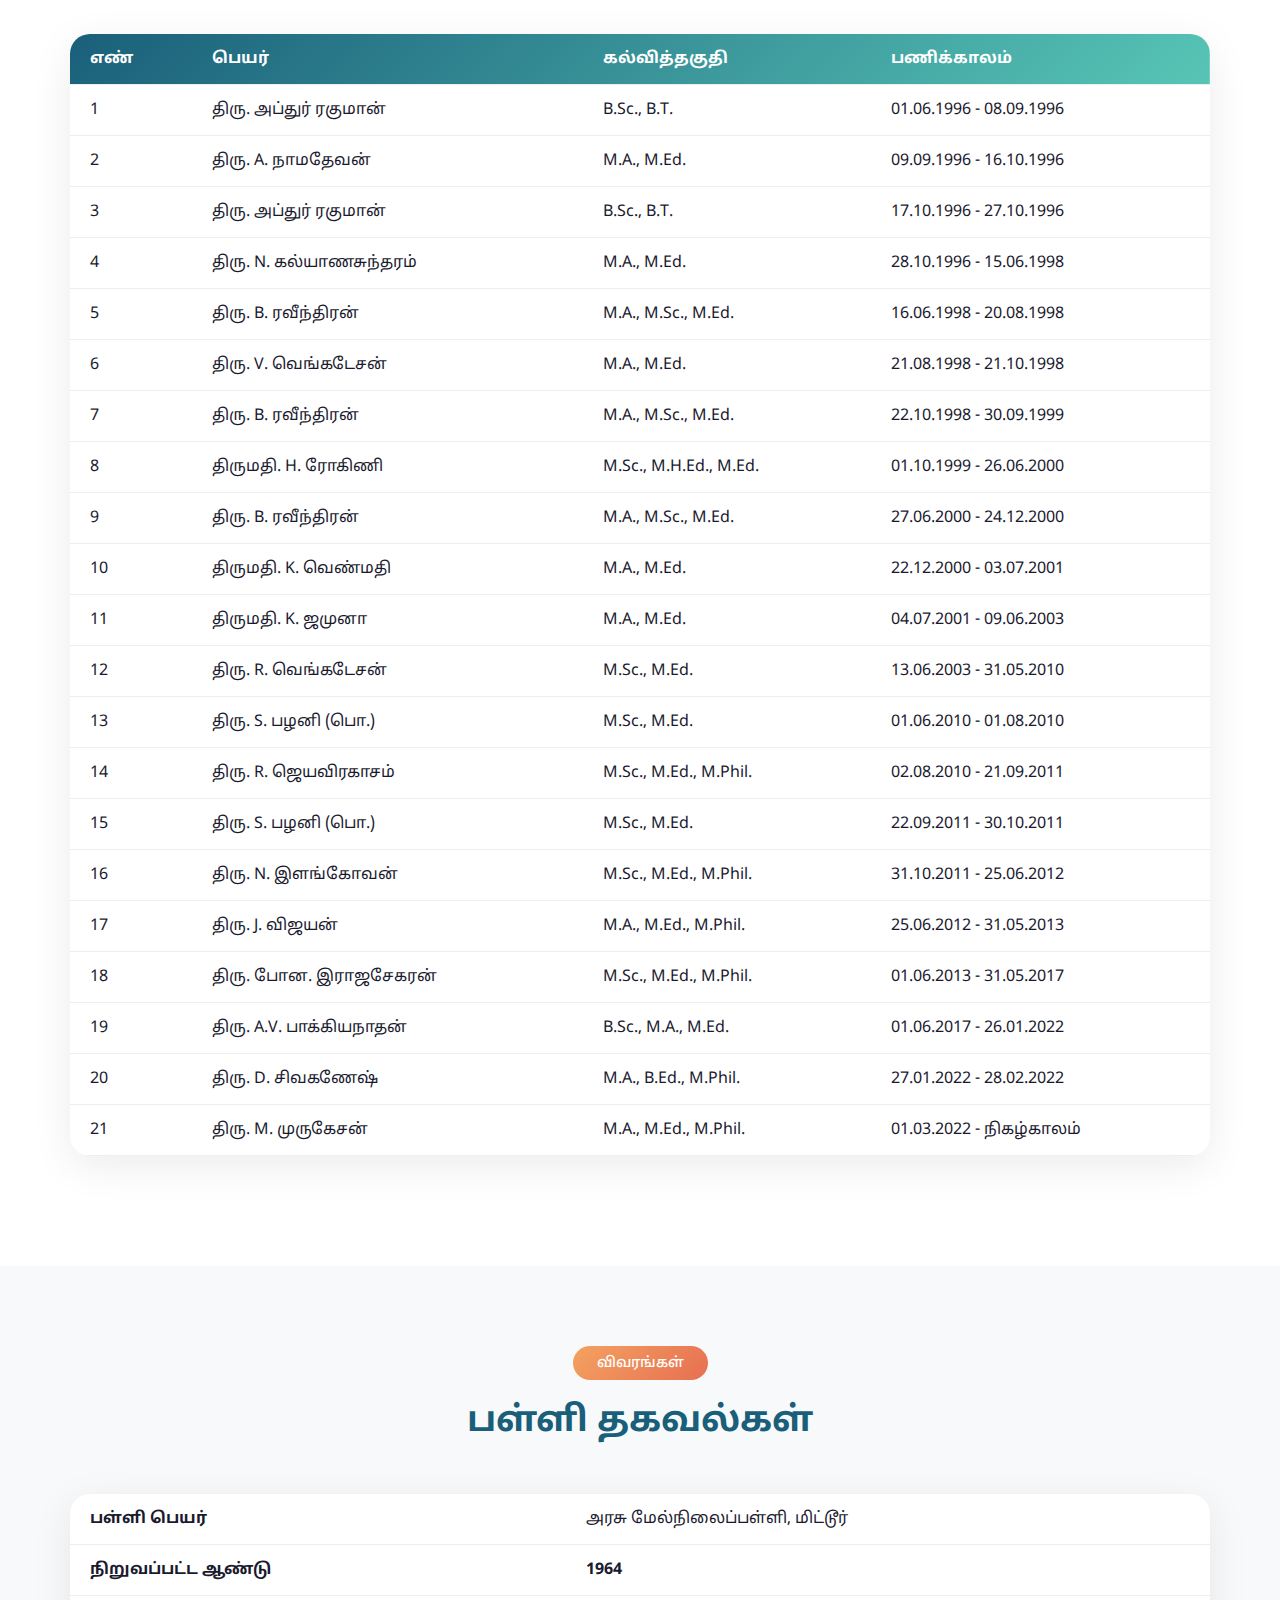
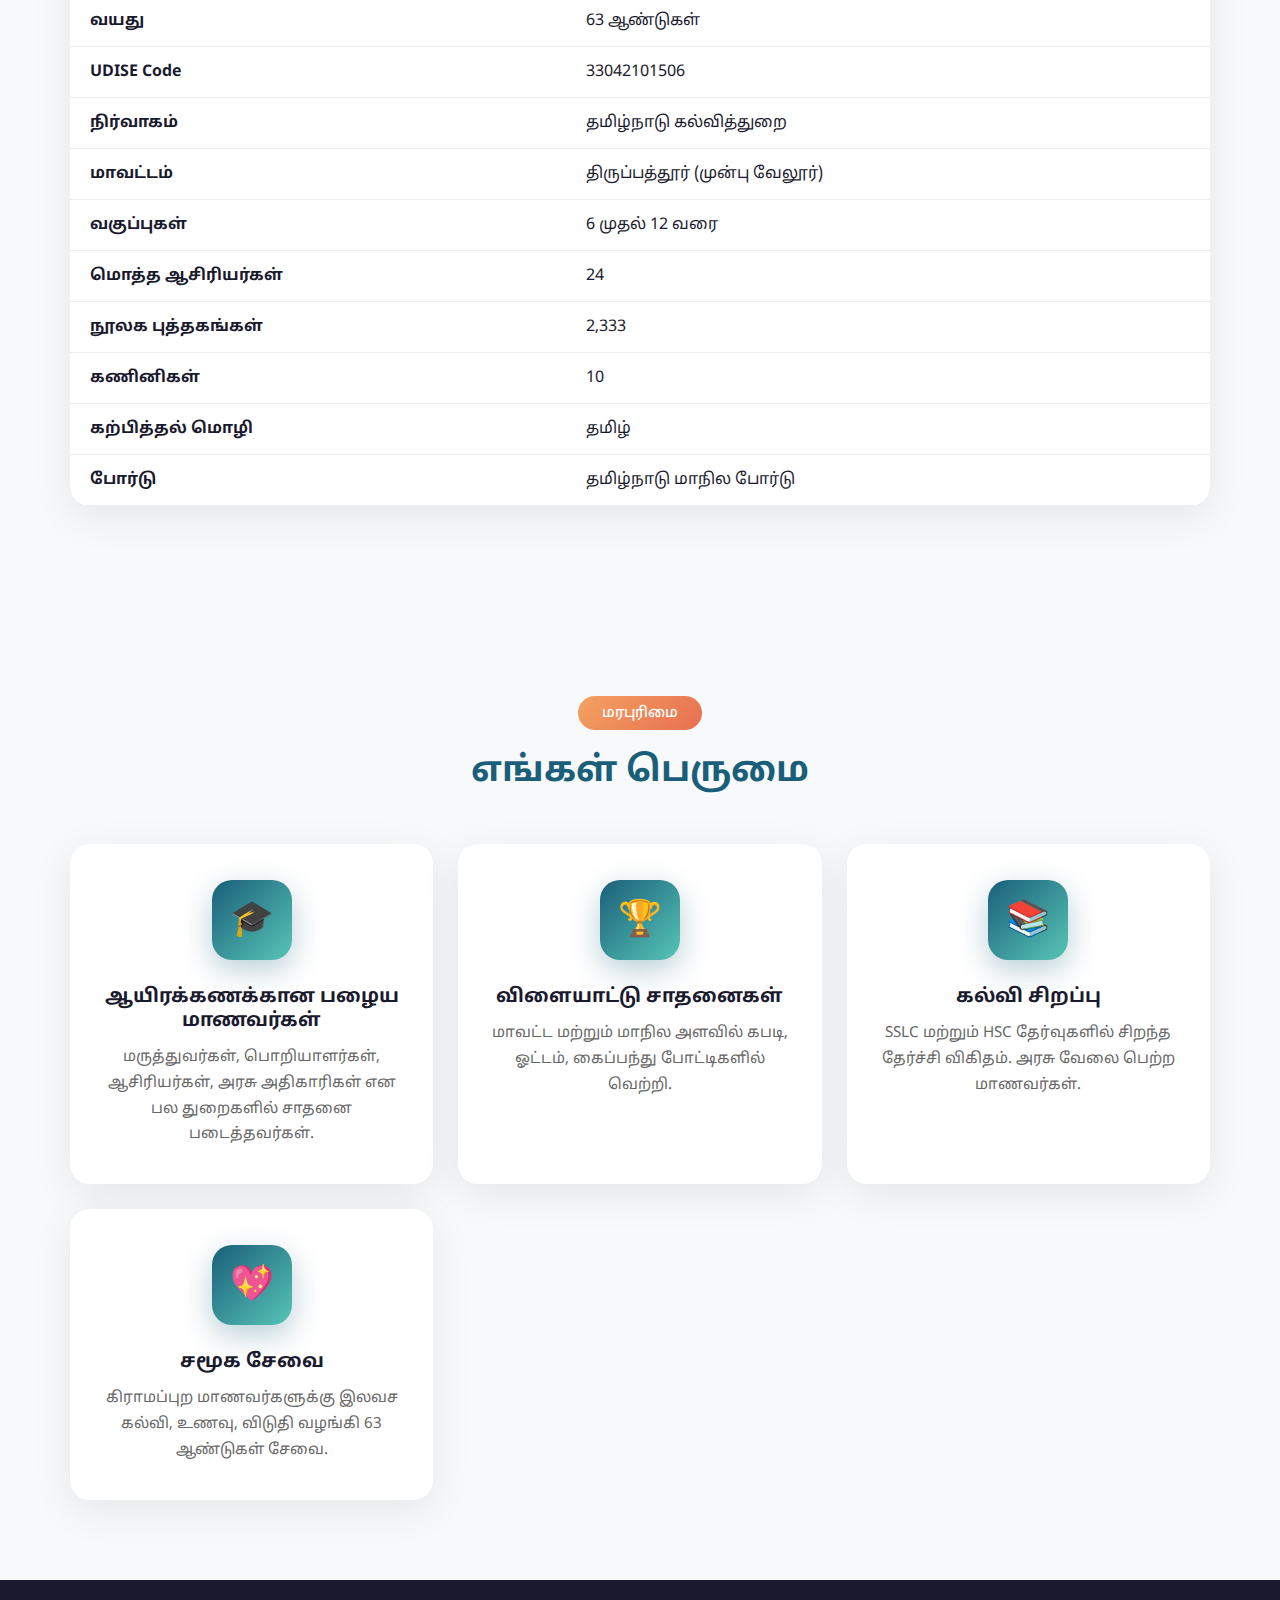
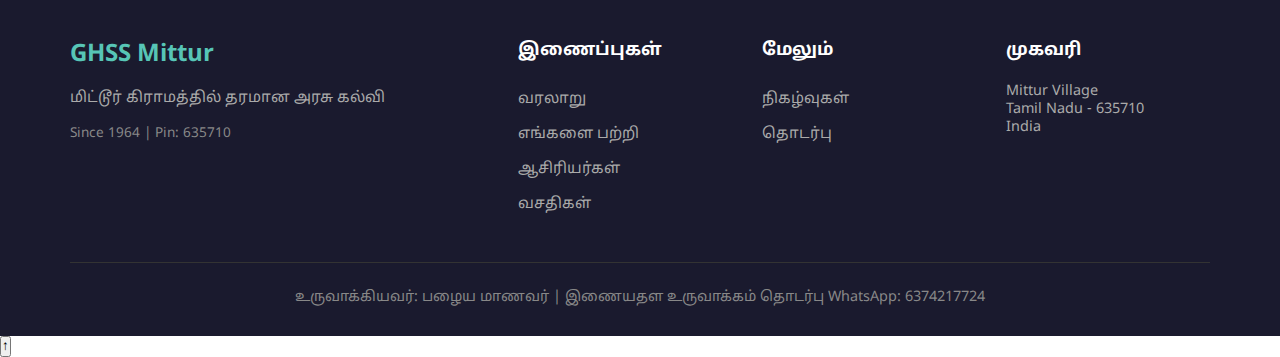
<file: history.html>
<!DOCTYPE html>
<html lang="ta" class="lang-tamil">
<head>
    <meta charset="UTF-8">
    <meta name="viewport" content="width=device-width, initial-scale=1.0">

    <!-- Primary SEO Meta Tags -->
    <title>History GHSS Mittur | வரலாறு | School History Since 1964</title>
    <meta name="title" content="History GHSS Mittur | வரலாறு | School History Since 1964">
    <meta name="description" content="GHSS Mittur History - Government Higher Secondary School established in 1964. 63 years of quality education in Mittur Village, Tamil Nadu. அரசு மேல்நிலைப்பள்ளி மிட்டூர் வரலாறு.">
    <meta name="keywords" content="mittur, mittur school, school mittur, GHSS Mittur history, ghss, govt school mittur, mittur school history, 1964, school since 1964, oldest school mittur, அரசு மேல்நிலைப்பள்ளி மிட்டூர் வரலாறு, மிட்டூர் பள்ளி வரலாறு, govt school history, government school mittur history, திருப்பத்தூர் மாவட்டம்">
    <meta name="author" content="GHSS Mittur">
    <meta name="robots" content="index, follow">
    <meta name="language" content="Tamil, English">
    <link rel="canonical" href="https://mitturschool.in/history.html">

    <!-- Open Graph -->
    <meta property="og:type" content="website">
    <meta property="og:url" content="https://mitturschool.in/history.html">
    <meta property="og:title" content="History GHSS Mittur | School Since 1964">
    <meta property="og:description" content="GHSS Mittur - 63 years of quality education since 1964.">
    <meta property="og:image" content="https://mitturschool.in/images/mittueschool.webp">
    <meta property="og:site_name" content="GHSS Mittur">

    <!-- Twitter -->
    <meta name="twitter:card" content="summary_large_image">
    <meta name="twitter:title" content="History GHSS Mittur | School Since 1964">
    <meta name="twitter:description" content="GHSS Mittur - 63 years of quality education since 1964.">

    <link rel="preconnect" href="https://fonts.googleapis.com">
    <link rel="preconnect" href="https://fonts.gstatic.com" crossorigin>
    <link href="https://fonts.googleapis.com/css2?family=Noto+Sans+Tamil:wght@300;400;500;600;700&display=swap" rel="stylesheet">
    <link rel="stylesheet" href="css/modern.css">
    <style>
        .section-header, .modern-card, .info-box, .modern-table, .cards-grid, .notice-box, .timeline,
        .page-hero h1, .page-hero p {
            opacity: 1 !important;
            transform: none !important;
            visibility: visible !important;
        }

        /* Mobile menu fix */
        @media (max-width: 992px) {
            .nav-menu {
                background: white !important;
                z-index: 9999 !important;
            }
        }

        /* Timeline Styles */
        .timeline {
            position: relative;
            max-width: 900px;
            margin: 0 auto;
            padding: 20px 0;
        }

        .timeline::before {
            content: '';
            position: absolute;
            left: 50%;
            transform: translateX(-50%);
            width: 4px;
            height: 100%;
            background: linear-gradient(135deg, var(--primary), var(--secondary));
            border-radius: 2px;
        }

        .timeline-item {
            padding: 20px 40px;
            position: relative;
            width: 50%;
            box-sizing: border-box;
        }

        .timeline-item:nth-child(odd) {
            left: 0;
            text-align: right;
            padding-right: 50px;
        }

        .timeline-item:nth-child(even) {
            left: 50%;
            text-align: left;
            padding-left: 50px;
        }

        .timeline-item::before {
            content: '';
            position: absolute;
            width: 20px;
            height: 20px;
            background: linear-gradient(135deg, var(--primary), var(--secondary));
            border-radius: 50%;
            top: 30px;
            z-index: 1;
            box-shadow: 0 0 0 4px white, 0 0 0 6px var(--secondary);
        }

        .timeline-item:nth-child(odd)::before {
            right: -10px;
        }

        .timeline-item:nth-child(even)::before {
            left: -10px;
        }

        .timeline-content {
            background: white;
            padding: 25px;
            border-radius: 15px;
            box-shadow: 0 5px 25px rgba(0,0,0,0.1);
            transition: all 0.3s ease;
        }

        .timeline-content:hover {
            transform: translateY(-5px);
            box-shadow: 0 10px 35px rgba(0,0,0,0.15);
        }

        .timeline-year {
            display: inline-block;
            background: linear-gradient(135deg, var(--primary), var(--secondary));
            color: white;
            padding: 8px 20px;
            border-radius: 25px;
            font-weight: 700;
            font-size: 1.1rem;
            margin-bottom: 15px;
        }

        .timeline-content h4 {
            color: var(--primary);
            margin-bottom: 10px;
            font-size: 1.2rem;
        }

        .timeline-content p {
            color: #666;
            line-height: 1.7;
        }

        /* Stats highlight */
        .history-stats {
            display: grid;
            grid-template-columns: repeat(auto-fit, minmax(200px, 1fr));
            gap: 25px;
            margin: 40px 0;
        }

        .stat-card {
            background: linear-gradient(135deg, var(--primary), var(--secondary));
            color: white;
            padding: 30px 20px;
            border-radius: 20px;
            text-align: center;
            box-shadow: 0 10px 30px rgba(26, 95, 122, 0.3);
        }

        .stat-card .number {
            font-size: 3rem;
            font-weight: 700;
            display: block;
        }

        .stat-card .label {
            font-size: 1rem;
            opacity: 0.95;
        }

        @media (max-width: 768px) {
            .timeline::before {
                left: 20px;
            }

            .timeline-item {
                width: 100%;
                left: 0 !important;
                text-align: left !important;
                padding-left: 50px !important;
                padding-right: 20px !important;
            }

            .timeline-item::before {
                left: 10px !important;
                right: auto !important;
            }
        }
    </style>
</head>
<body class="lang-tamil">
    <!-- Modern Header -->
    <header class="modern-header">
        <div class="header-container">
            <a href="index.html" class="logo-section">
                <div class="logo-icon">&#127979;</div>
                <div class="logo-text">
                    <h1>GHSS Mittur</h1>
                    <p><span class="lang-ta">அரசு மேல்நிலைப்பள்ளி</span><span class="lang-en">Govt Higher Secondary School</span></p>
                </div>
            </a>

            <ul class="nav-menu">
                <li><a href="index.html"><span class="lang-ta">முகப்பு</span><span class="lang-en">Home</span></a></li>
                <li><a href="teachers.html"><span class="lang-ta">ஆசிரியர்கள்</span><span class="lang-en">Teachers</span></a></li>
                <li><a href="about.html"><span class="lang-ta">எங்களை பற்றி</span><span class="lang-en">About</span></a></li>
                <li><a href="facilities.html"><span class="lang-ta">வசதிகள்</span><span class="lang-en">Facilities</span></a></li>
                <li><a href="events.html"><span class="lang-ta">நிகழ்வுகள்</span><span class="lang-en">Events</span></a></li>
                <li><a href="history.html" class="active"><span class="lang-ta">வரலாறு</span><span class="lang-en">History</span></a></li>
            </ul>

            <div class="header-right">
                <div class="lang-switch">
                    <button class="lang-btn-ta active">தமிழ்</button>
                    <button class="lang-btn-en">EN</button>
                </div>
                <a href="contact.html" class="contact-btn">
                    <span>&#128222;</span>
                    <span class="lang-ta">தொடர்பு</span><span class="lang-en">Contact</span>
                </a>
            </div>

            <button class="menu-toggle">&#9776;</button>
        </div>
    </header>

    <!-- Page Hero -->
    <section class="page-hero">
        <h1><span class="lang-ta">பள்ளி வரலாறு</span><span class="lang-en">School History</span></h1>
        <p><span class="lang-ta">1964 முதல் இன்று வரை - 63 ஆண்டுகள்</span><span class="lang-en">Since 1964 - 63 Years of Excellence</span></p>
    </section>

    <!-- History Stats -->
    <section class="content-section">
        <div class="section-container">
            <div class="history-stats">
                <div class="stat-card">
                    <span class="number">1964</span>
                    <span class="label"><span class="lang-ta">நிறுவப்பட்ட ஆண்டு</span><span class="lang-en">Established</span></span>
                </div>
                <div class="stat-card">
                    <span class="number">63</span>
                    <span class="label"><span class="lang-ta">ஆண்டுகள் சேவை</span><span class="lang-en">Years of Service</span></span>
                </div>
                <div class="stat-card">
                    <span class="number">1000+</span>
                    <span class="label"><span class="lang-ta">பழைய மாணவர்கள்</span><span class="lang-en">Alumni</span></span>
                </div>
                <div class="stat-card">
                    <span class="number">24</span>
                    <span class="label"><span class="lang-ta">ஆசிரியர்கள்</span><span class="lang-en">Teachers</span></span>
                </div>
            </div>
        </div>
    </section>

    <!-- Timeline -->
    <section class="content-section" style="background: var(--gray);">
        <div class="section-container">
            <div class="section-header">
                <div class="section-badge"><span class="lang-ta">காலவரிசை</span><span class="lang-en">Timeline</span></div>
                <h2 class="section-title"><span class="lang-ta">முக்கிய நிகழ்வுகள்</span><span class="lang-en">Key Milestones</span></h2>
            </div>

            <div class="timeline">
                <div class="timeline-item">
                    <div class="timeline-content">
                        <span class="timeline-year">1964</span>
                        <h4><span class="lang-ta">பள்ளி நிறுவுதல்</span><span class="lang-en">School Founded</span></h4>
                        <p><span class="lang-ta">மிட்டூர் கிராமத்தில் அரசு பள்ளி தொடங்கப்பட்டது. கிராமப்புற மாணவர்களுக்கு கல்வி வழங்க ஆரம்பிக்கப்பட்டது. திருப்பத்தூர் மாவட்டத்திலேயே மிகப் பெரிய விளையாட்டு மைதானம் உள்ளது.</span><span class="lang-en">Government school was established in Mittur village. Started providing education to rural students. Has the largest playground in Tirupattur district.</span></p>
                    </div>
                </div>

                <div class="timeline-item">
                    <div class="timeline-content">
                        <span class="timeline-year">1994</span>
                        <h4><span class="lang-ta">நன்கொடையாளர்கள் & கட்டிட நிர்மாணம்</span><span class="lang-en">Donors & Building Construction</span></h4>
                        <p><span class="lang-ta">1994 முதல் இன்று வரை பல நல்ல உள்ளங்கள் மற்றும் நன்கொடையாளர்கள் பள்ளிக்கு நிதி உதவி செய்து கட்டிடங்கள், வகுப்பறைகள், ஆய்வகங்கள் மற்றும் பல வசதிகளை கட்டமைத்து வழங்கியுள்ளனர்.</span><span class="lang-en">From 1994 to present, many generous people and donors have contributed funds and constructed buildings, classrooms, laboratories and various facilities for the school.</span></p>
                    </div>
                </div>

                <div class="timeline-item">
                    <div class="timeline-content">
                        <span class="timeline-year">1996</span>
                        <h4><span class="lang-ta">மேல்நிலைப்பள்ளியாக மாற்றம்</span><span class="lang-en">Upgraded to Higher Secondary School</span></h4>
                        <p><span class="lang-ta">அரசு உயர்நிலைப்பள்ளி மேல்நிலைப்பள்ளியாக தரமுயர்த்தப்பட்டது. 11 மற்றும் 12ஆம் வகுப்புகள் தொடங்கப்பட்டன. அறிவியல், வணிகவியல், கலை பிரிவுகள் அறிமுகம்.</span><span class="lang-en">Government High School was upgraded to Higher Secondary School. Classes 11 and 12 were started. Science, Commerce, Arts streams introduced.</span></p>
                    </div>
                </div>

                <div class="timeline-item">
                    <div class="timeline-content">
                        <span class="timeline-year">2000</span>
                        <h4><span class="lang-ta">கணினி ஆய்வகம்</span><span class="lang-en">Computer Lab</span></h4>
                        <p><span class="lang-ta">நவீன கணினி ஆய்வகம் அமைக்கப்பட்டது. 10 கணினிகள் நிறுவப்பட்டன. டிஜிட்டல் கல்வி தொடங்கியது.</span><span class="lang-en">Modern computer lab was established. 10 computers installed. Digital education started.</span></p>
                    </div>
                </div>

                <div class="timeline-item">
                    <div class="timeline-content">
                        <span class="timeline-year">2011</span>
                        <h4><span class="lang-ta">இலவச விடுதி தொடக்கம்</span><span class="lang-en">Free Hostel Opened</span></h4>
                        <p><span class="lang-ta">மாணவர்களுக்கு இலவச விடுதி வசதி தொடங்கப்பட்டது. கிராமப்புற மாணவர்களுக்கு தங்குமிடம் மற்றும் உணவு இலவசமாக வழங்கப்படுகிறது.</span><span class="lang-en">Free hostel facility was started for students. Accommodation and food provided free of cost for rural students.</span></p>
                    </div>
                </div>

                <div class="timeline-item">
                    <div class="timeline-content">
                        <span class="timeline-year">2026</span>
                        <h4><span class="lang-ta">63 ஆண்டுகள் சேவை</span><span class="lang-en">63 Years of Service</span></h4>
                        <p><span class="lang-ta">24 ஆசிரியர்கள், நவீன ஆய்வகங்கள், இலவச விடுதி மற்றும் உணவுடன் தரமான கல்வி தொடர்கிறது.</span><span class="lang-en">24 teachers, modern labs, free hostel and food - quality education continues.</span></p>
                    </div>
                </div>
            </div>
        </div>
    </section>

    <!-- Headmasters List -->
    <section class="content-section">
        <div class="section-container">
            <div class="section-header">
                <div class="section-badge"><span class="lang-ta">தலைமை ஆசிரியர்கள்</span><span class="lang-en">Headmasters</span></div>
                <h2 class="section-title"><span class="lang-ta">தலைமை ஆசிரியர்கள் பட்டியல் (1996 - நிகழ்காலம்)</span><span class="lang-en">List of Headmasters (1996 - Present)</span></h2>
            </div>

            <div class="modern-table">
                <table>
                    <thead>
                        <tr>
                            <th><span class="lang-ta">எண்</span><span class="lang-en">No.</span></th>
                            <th><span class="lang-ta">பெயர்</span><span class="lang-en">Name</span></th>
                            <th><span class="lang-ta">கல்வித்தகுதி</span><span class="lang-en">Qualification</span></th>
                            <th><span class="lang-ta">பணிக்காலம்</span><span class="lang-en">Tenure</span></th>
                        </tr>
                    </thead>
                    <tbody>
                        <tr><td>1</td><td><span class="lang-ta">திரு. அப்துர் ரகுமான்</span><span class="lang-en">Mr. Abdur Rahman</span></td><td>B.Sc., B.T.</td><td>01.06.1996 - 08.09.1996</td></tr>
                        <tr><td>2</td><td><span class="lang-ta">திரு. A. நாமதேவன்</span><span class="lang-en">Mr. A. Namadevan</span></td><td>M.A., M.Ed.</td><td>09.09.1996 - 16.10.1996</td></tr>
                        <tr><td>3</td><td><span class="lang-ta">திரு. அப்துர் ரகுமான்</span><span class="lang-en">Mr. Abdur Rahman</span></td><td>B.Sc., B.T.</td><td>17.10.1996 - 27.10.1996</td></tr>
                        <tr><td>4</td><td><span class="lang-ta">திரு. N. கல்யாணசுந்தரம்</span><span class="lang-en">Mr. N. Kalyanasundaram</span></td><td>M.A., M.Ed.</td><td>28.10.1996 - 15.06.1998</td></tr>
                        <tr><td>5</td><td><span class="lang-ta">திரு. B. ரவீந்திரன்</span><span class="lang-en">Mr. B. Ravindran</span></td><td>M.A., M.Sc., M.Ed.</td><td>16.06.1998 - 20.08.1998</td></tr>
                        <tr><td>6</td><td><span class="lang-ta">திரு. V. வெங்கடேசன்</span><span class="lang-en">Mr. V. Venkatesan</span></td><td>M.A., M.Ed.</td><td>21.08.1998 - 21.10.1998</td></tr>
                        <tr><td>7</td><td><span class="lang-ta">திரு. B. ரவீந்திரன்</span><span class="lang-en">Mr. B. Ravindran</span></td><td>M.A., M.Sc., M.Ed.</td><td>22.10.1998 - 30.09.1999</td></tr>
                        <tr><td>8</td><td><span class="lang-ta">திருமதி. H. ரோகிணி</span><span class="lang-en">Mrs. H. Rohini</span></td><td>M.Sc., M.H.Ed., M.Ed.</td><td>01.10.1999 - 26.06.2000</td></tr>
                        <tr><td>9</td><td><span class="lang-ta">திரு. B. ரவீந்திரன்</span><span class="lang-en">Mr. B. Ravindran</span></td><td>M.A., M.Sc., M.Ed.</td><td>27.06.2000 - 24.12.2000</td></tr>
                        <tr><td>10</td><td><span class="lang-ta">திருமதி. K. வெண்மதி</span><span class="lang-en">Mrs. K. Venmathi</span></td><td>M.A., M.Ed.</td><td>22.12.2000 - 03.07.2001</td></tr>
                        <tr><td>11</td><td><span class="lang-ta">திருமதி. K. ஜமுனா</span><span class="lang-en">Mrs. K. Jamuna</span></td><td>M.A., M.Ed.</td><td>04.07.2001 - 09.06.2003</td></tr>
                        <tr><td>12</td><td><span class="lang-ta">திரு. R. வெங்கடேசன்</span><span class="lang-en">Mr. R. Venkatesan</span></td><td>M.Sc., M.Ed.</td><td>13.06.2003 - 31.05.2010</td></tr>
                        <tr><td>13</td><td><span class="lang-ta">திரு. S. பழனி (பொ.)</span><span class="lang-en">Mr. S. Palani (i/c)</span></td><td>M.Sc., M.Ed.</td><td>01.06.2010 - 01.08.2010</td></tr>
                        <tr><td>14</td><td><span class="lang-ta">திரு. R. ஜெயவிரகாசம்</span><span class="lang-en">Mr. R. Jayaprakasam</span></td><td>M.Sc., M.Ed., M.Phil.</td><td>02.08.2010 - 21.09.2011</td></tr>
                        <tr><td>15</td><td><span class="lang-ta">திரு. S. பழனி (பொ.)</span><span class="lang-en">Mr. S. Palani (i/c)</span></td><td>M.Sc., M.Ed.</td><td>22.09.2011 - 30.10.2011</td></tr>
                        <tr><td>16</td><td><span class="lang-ta">திரு. N. இளங்கோவன்</span><span class="lang-en">Mr. N. Ilangovan</span></td><td>M.Sc., M.Ed., M.Phil.</td><td>31.10.2011 - 25.06.2012</td></tr>
                        <tr><td>17</td><td><span class="lang-ta">திரு. J. விஜயன்</span><span class="lang-en">Mr. J. Vijayan</span></td><td>M.A., M.Ed., M.Phil.</td><td>25.06.2012 - 31.05.2013</td></tr>
                        <tr><td>18</td><td><span class="lang-ta">திரு. போன. இராஜசேகரன்</span><span class="lang-en">Mr. Pon. Rajasekar</span></td><td>M.Sc., M.Ed., M.Phil.</td><td>01.06.2013 - 31.05.2017</td></tr>
                        <tr><td>19</td><td><span class="lang-ta">திரு. A.V. பாக்கியநாதன்</span><span class="lang-en">Mr. A.V. Bhagyanathan</span></td><td>B.Sc., M.A., M.Ed.</td><td>01.06.2017 - 26.01.2022</td></tr>
                        <tr><td>20</td><td><span class="lang-ta">திரு. D. சிவகணேஷ்</span><span class="lang-en">Mr. D. Sivaganesh</span></td><td>M.A., B.Ed., M.Phil.</td><td>27.01.2022 - 28.02.2022</td></tr>
                        <tr><td>21</td><td><span class="lang-ta">திரு. M. முருகேசன்</span><span class="lang-en">Mr. M. Murugesan</span></td><td>M.A., M.Ed., M.Phil.</td><td><span class="lang-ta">01.03.2022 - நிகழ்காலம்</span><span class="lang-en">01.03.2022 - Present</span></td></tr>
                    </tbody>
                </table>
            </div>
        </div>
    </section>

    <!-- School Details -->
    <section class="content-section">
        <div class="section-container">
            <div class="section-header">
                <div class="section-badge"><span class="lang-ta">விவரங்கள்</span><span class="lang-en">Details</span></div>
                <h2 class="section-title"><span class="lang-ta">பள்ளி தகவல்கள்</span><span class="lang-en">School Information</span></h2>
            </div>

            <div class="modern-table">
                <table>
                    <tbody>
                        <tr>
                            <td><strong><span class="lang-ta">பள்ளி பெயர்</span><span class="lang-en">School Name</span></strong></td>
                            <td><span class="lang-ta">அரசு மேல்நிலைப்பள்ளி, மிட்டூர்</span><span class="lang-en">Government Higher Secondary School, Mittur</span></td>
                        </tr>
                        <tr>
                            <td><strong><span class="lang-ta">நிறுவப்பட்ட ஆண்டு</span><span class="lang-en">Established</span></strong></td>
                            <td><strong>1964</strong></td>
                        </tr>
                        <tr>
                            <td><strong><span class="lang-ta">வயது</span><span class="lang-en">Age</span></strong></td>
                            <td><span class="lang-ta">63 ஆண்டுகள்</span><span class="lang-en">63 Years</span></td>
                        </tr>
                        <tr>
                            <td><strong>UDISE Code</strong></td>
                            <td>33042101506</td>
                        </tr>
                        <tr>
                            <td><strong><span class="lang-ta">நிர்வாகம்</span><span class="lang-en">Management</span></strong></td>
                            <td><span class="lang-ta">தமிழ்நாடு கல்வித்துறை</span><span class="lang-en">Tamil Nadu Education Department</span></td>
                        </tr>
                        <tr>
                            <td><strong><span class="lang-ta">மாவட்டம்</span><span class="lang-en">District</span></strong></td>
                            <td><span class="lang-ta">திருப்பத்தூர் (முன்பு வேலூர்)</span><span class="lang-en">Tirupattur</span></td>
                        </tr>
                        <tr>
                            <td><strong><span class="lang-ta">வகுப்புகள்</span><span class="lang-en">Classes</span></strong></td>
                            <td><span class="lang-ta">6 முதல் 12 வரை</span><span class="lang-en">Class 6 to 12</span></td>
                        </tr>
                        <tr>
                            <td><strong><span class="lang-ta">மொத்த ஆசிரியர்கள்</span><span class="lang-en">Total Teachers</span></strong></td>
                            <td>24</td>
                        </tr>
                        <tr>
                            <td><strong><span class="lang-ta">நூலக புத்தகங்கள்</span><span class="lang-en">Library Books</span></strong></td>
                            <td>2,333</td>
                        </tr>
                        <tr>
                            <td><strong><span class="lang-ta">கணினிகள்</span><span class="lang-en">Computers</span></strong></td>
                            <td>10</td>
                        </tr>
                        <tr>
                            <td><strong><span class="lang-ta">கற்பித்தல் மொழி</span><span class="lang-en">Medium</span></strong></td>
                            <td><span class="lang-ta">தமிழ்</span><span class="lang-en">Tamil</span></td>
                        </tr>
                        <tr>
                            <td><strong><span class="lang-ta">போர்டு</span><span class="lang-en">Board</span></strong></td>
                            <td><span class="lang-ta">தமிழ்நாடு மாநில போர்டு</span><span class="lang-en">Tamil Nadu State Board</span></td>
                        </tr>
                    </tbody>
                </table>
            </div>
        </div>
    </section>

    <!-- Legacy Section -->
    <section class="content-section" style="background: var(--gray);">
        <div class="section-container">
            <div class="section-header">
                <div class="section-badge"><span class="lang-ta">மரபுரிமை</span><span class="lang-en">Legacy</span></div>
                <h2 class="section-title"><span class="lang-ta">எங்கள் பெருமை</span><span class="lang-en">Our Pride</span></h2>
            </div>

            <div class="cards-grid">
                <div class="modern-card">
                    <div class="card-icon">&#127891;</div>
                    <h4><span class="lang-ta">ஆயிரக்கணக்கான பழைய மாணவர்கள்</span><span class="lang-en">Thousands of Alumni</span></h4>
                    <p><span class="lang-ta">மருத்துவர்கள், பொறியாளர்கள், ஆசிரியர்கள், அரசு அதிகாரிகள் என பல துறைகளில் சாதனை படைத்தவர்கள்.</span><span class="lang-en">Doctors, Engineers, Teachers, Government Officers - achievers in various fields.</span></p>
                </div>
                <div class="modern-card">
                    <div class="card-icon">&#127942;</div>
                    <h4><span class="lang-ta">விளையாட்டு சாதனைகள்</span><span class="lang-en">Sports Achievements</span></h4>
                    <p><span class="lang-ta">மாவட்ட மற்றும் மாநில அளவில் கபடி, ஓட்டம், கைப்பந்து போட்டிகளில் வெற்றி.</span><span class="lang-en">District and State level victories in Kabaddi, Athletics, Volleyball.</span></p>
                </div>
                <div class="modern-card">
                    <div class="card-icon">&#128218;</div>
                    <h4><span class="lang-ta">கல்வி சிறப்பு</span><span class="lang-en">Academic Excellence</span></h4>
                    <p><span class="lang-ta">SSLC மற்றும் HSC தேர்வுகளில் சிறந்த தேர்ச்சி விகிதம். அரசு வேலை பெற்ற மாணவர்கள்.</span><span class="lang-en">Excellent pass percentage in SSLC and HSC. Students securing government jobs.</span></p>
                </div>
                <div class="modern-card">
                    <div class="card-icon">&#128150;</div>
                    <h4><span class="lang-ta">சமூக சேவை</span><span class="lang-en">Community Service</span></h4>
                    <p><span class="lang-ta">கிராமப்புற மாணவர்களுக்கு இலவச கல்வி, உணவு, விடுதி வழங்கி 63 ஆண்டுகள் சேவை.</span><span class="lang-en">63 years of service providing free education, food, hostel to rural students.</span></p>
                </div>
            </div>
        </div>
    </section>

    <!-- Modern Footer -->
    <footer class="modern-footer">
        <div class="footer-container">
            <div class="footer-grid">
                <div class="footer-brand">
                    <h4>GHSS Mittur</h4>
                    <p class="lang-ta">மிட்டூர் கிராமத்தில் தரமான அரசு கல்வி</p>
                    <p class="lang-en">Quality government education in Mittur village</p>
                    <p style="color: #888; margin-top: 10px; font-size: 0.85rem;">Since 1964 | Pin: 635710</p>
                </div>
                <div class="footer-links">
                    <h5><span class="lang-ta">இணைப்புகள்</span><span class="lang-en">Links</span></h5>
                    <a href="history.html"><span class="lang-ta">வரலாறு</span><span class="lang-en">History</span></a>
                    <a href="about.html"><span class="lang-ta">எங்களை பற்றி</span><span class="lang-en">About</span></a>
                    <a href="teachers.html"><span class="lang-ta">ஆசிரியர்கள்</span><span class="lang-en">Teachers</span></a>
                    <a href="facilities.html"><span class="lang-ta">வசதிகள்</span><span class="lang-en">Facilities</span></a>
                </div>
                <div class="footer-links">
                    <h5><span class="lang-ta">மேலும்</span><span class="lang-en">More</span></h5>
                    <a href="events.html"><span class="lang-ta">நிகழ்வுகள்</span><span class="lang-en">Events</span></a>
                    <a href="contact.html"><span class="lang-ta">தொடர்பு</span><span class="lang-en">Contact</span></a>
                </div>
                <div class="footer-links">
                    <h5><span class="lang-ta">முகவரி</span><span class="lang-en">Address</span></h5>
                    <p style="color: #aaa; font-size: 0.9rem;">Mittur Village<br>Tamil Nadu - 635710<br>India</p>
                </div>
            </div>
            <div class="footer-bottom">
                <p><span class="lang-ta">உருவாக்கியவர்: பழைய மாணவர் | இணையதள உருவாக்கம் தொடர்பு WhatsApp: 6374217724</span><span class="lang-en">Created by: Old Student | For website development contact WhatsApp: 6374217724</span></p>
            </div>
        </div>
    </footer>

    <script src="js/script.js"></script>
</body>
</html>
</file>
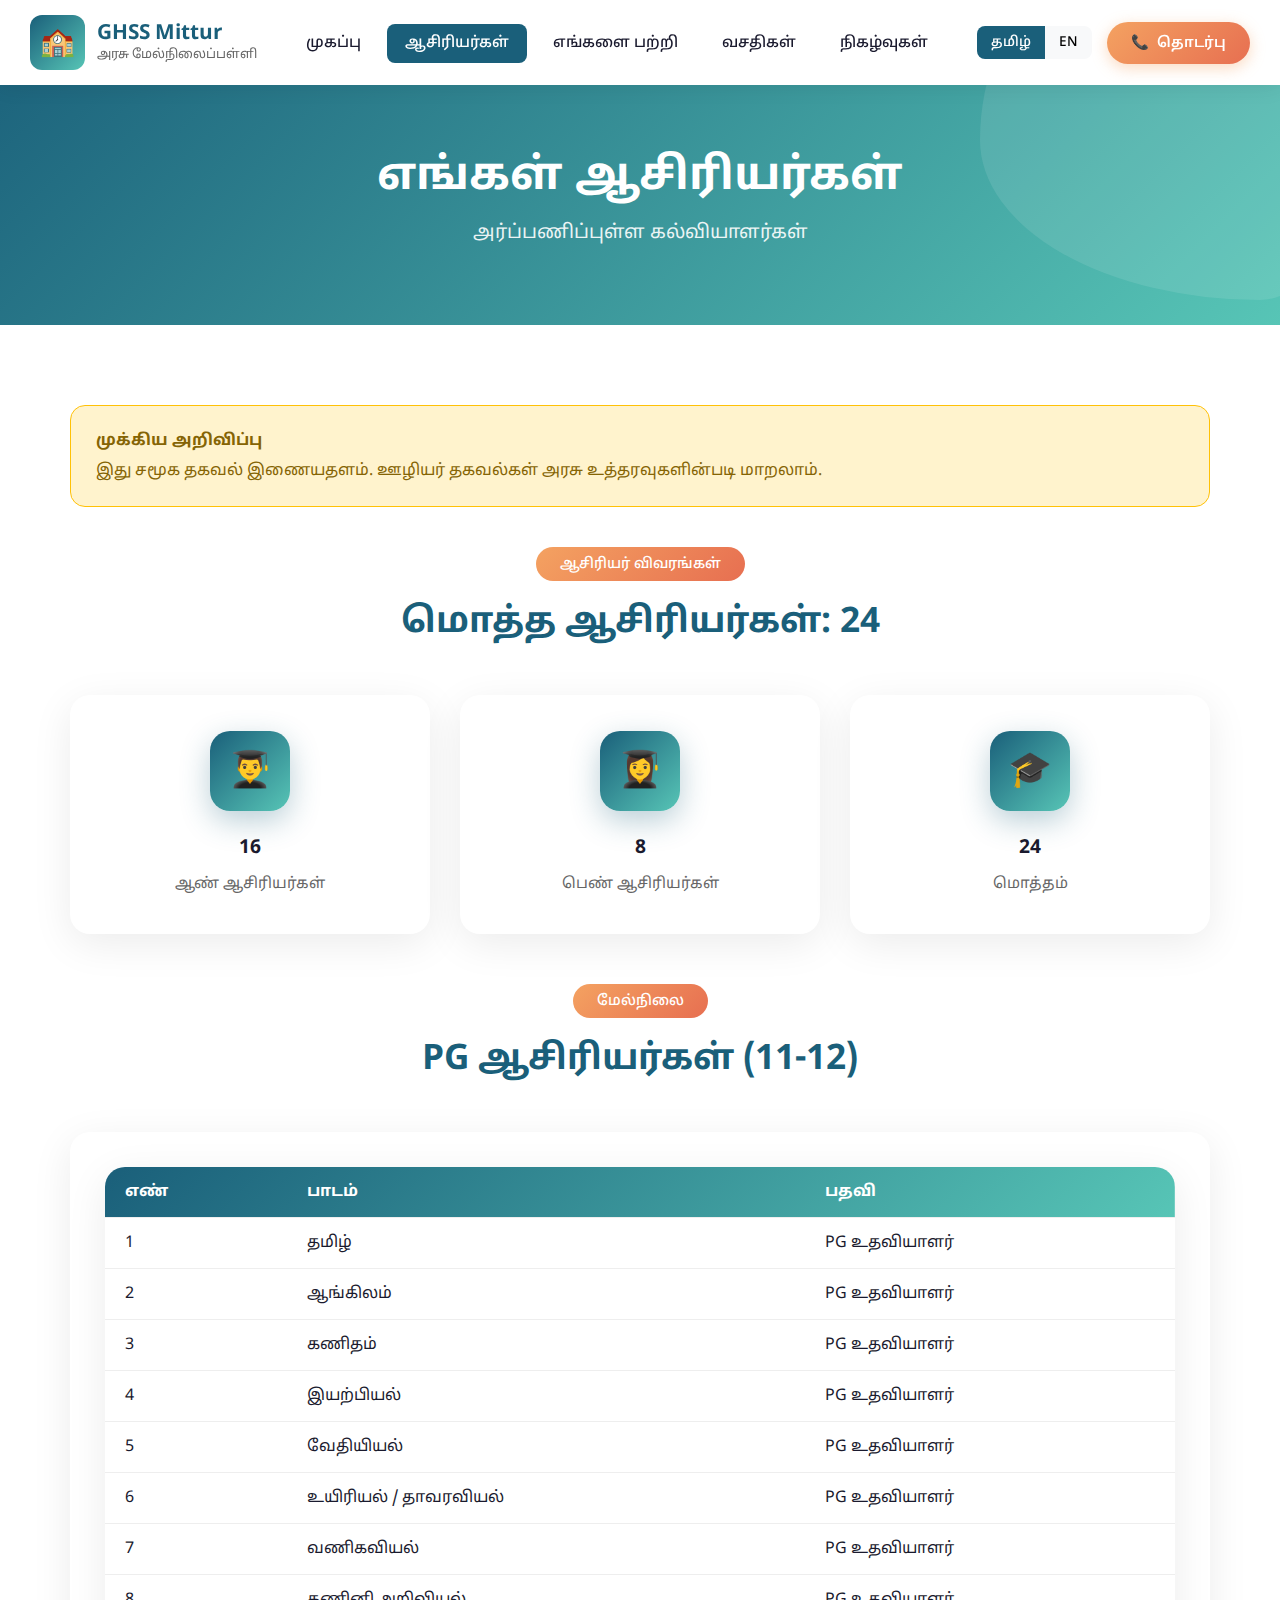
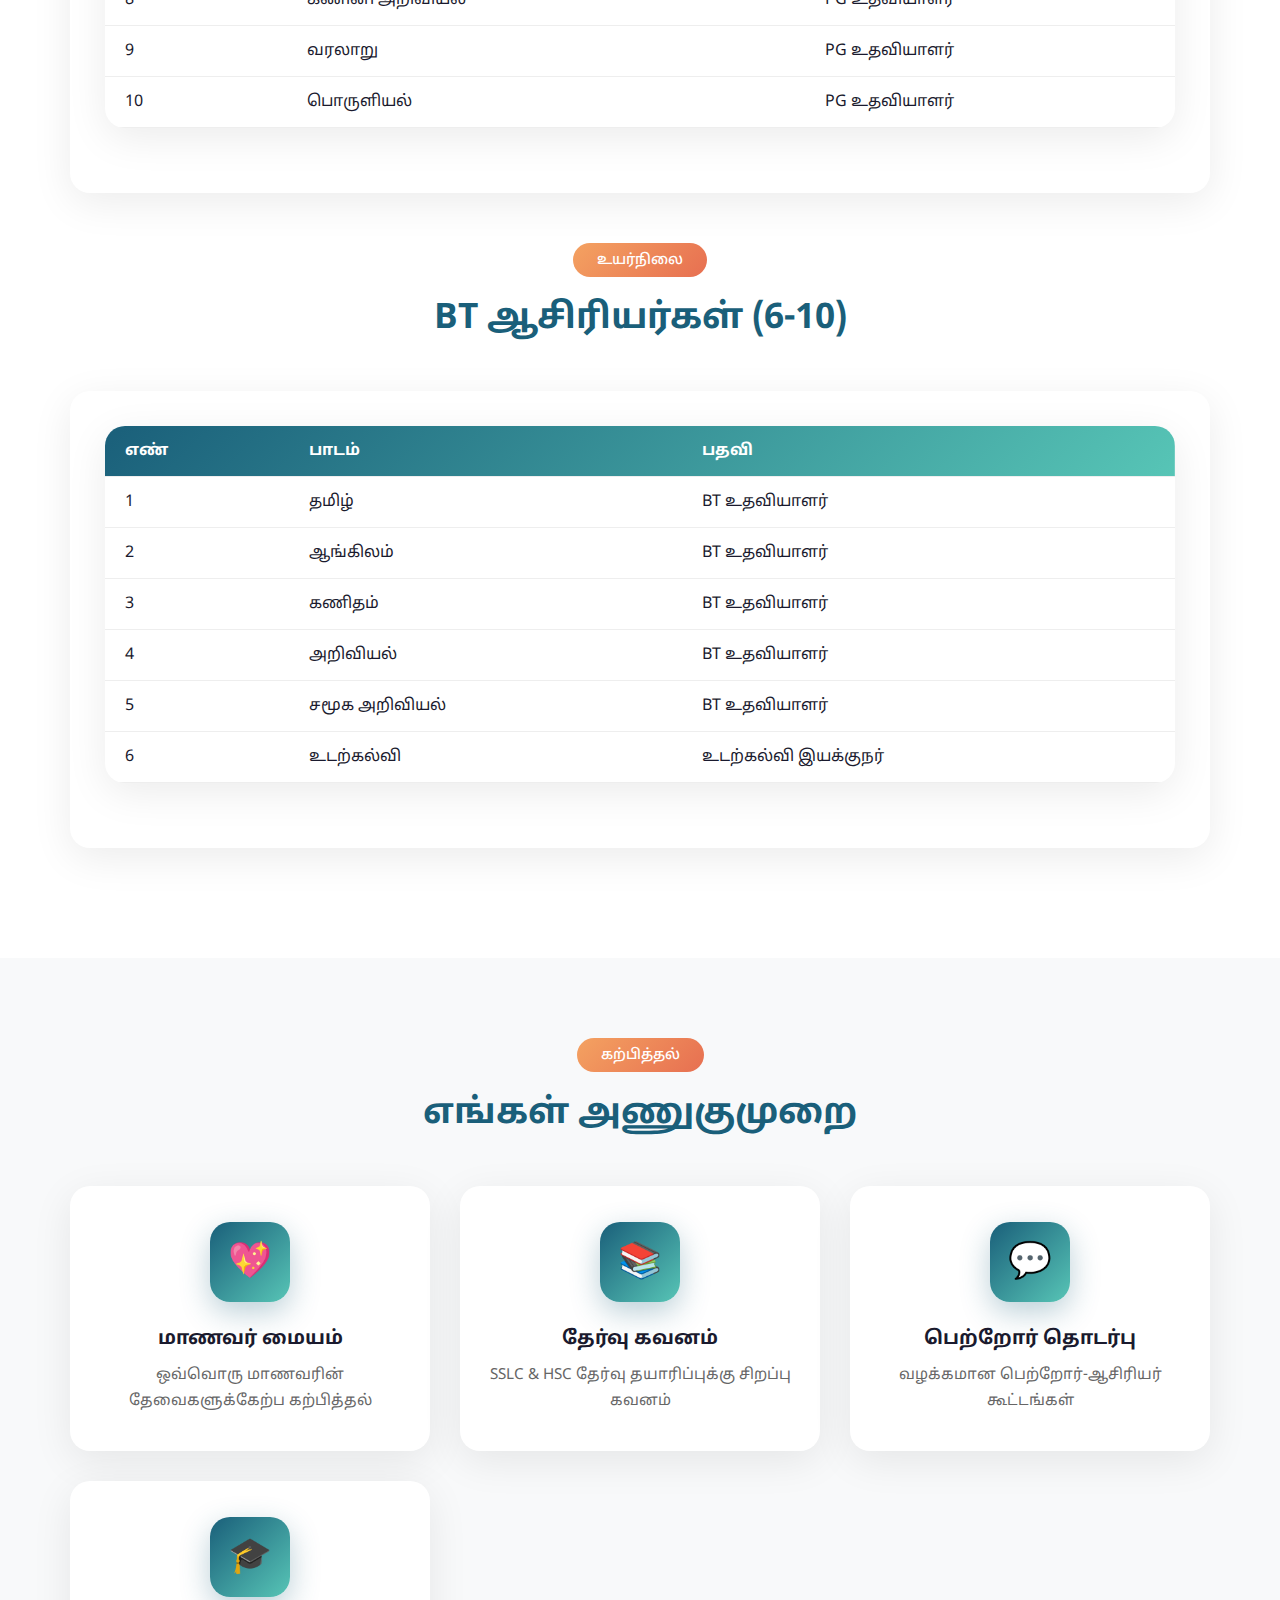
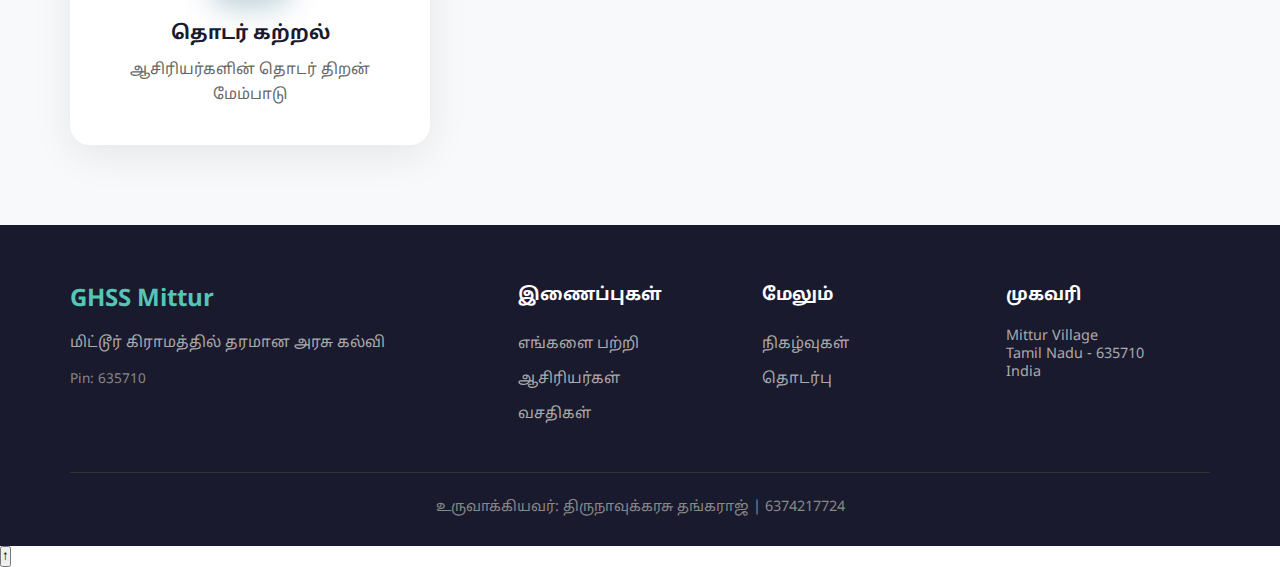
<file: teachers.html>
<!DOCTYPE html>
<html lang="ta" class="lang-tamil">
<head>
    <meta charset="UTF-8">
    <meta name="viewport" content="width=device-width, initial-scale=1.0">

    <!-- Primary SEO Meta Tags -->
    <title>Teachers GHSS Mittur | ஆசிரியர்கள் | Staff & Faculty</title>
    <meta name="title" content="Teachers GHSS Mittur | ஆசிரியர்கள் | Staff & Faculty">
    <meta name="description" content="GHSS Mittur Teachers - PG & BT teachers for all subjects. Qualified staff for SSLC & HSC. Government Higher Secondary School Mittur, Tamil Nadu 635710. அரசு மேல்நிலைப்பள்ளி மிட்டூர் ஆசிரியர்கள்.">
    <meta name="keywords" content="GHSS Mittur teachers, Mittur School staff, PG teachers Mittur, BT teachers, Government School teachers, அரசு பள்ளி ஆசிரியர்கள், மிட்டூர் ஆசிரியர்கள், Headmaster Mittur School">
    <meta name="author" content="GHSS Mittur">
    <meta name="robots" content="index, follow">
    <meta name="language" content="Tamil, English">
    <link rel="canonical" href="https://mitturschool.in/teachers.html">

    <!-- Open Graph -->
    <meta property="og:type" content="website">
    <meta property="og:url" content="https://mitturschool.in/teachers.html">
    <meta property="og:title" content="Teachers GHSS Mittur | Staff & Faculty">
    <meta property="og:description" content="Meet our dedicated PG & BT teachers at GHSS Mittur.">
    <meta property="og:image" content="https://mitturschool.in/images/mittueschool.webp">
    <meta property="og:site_name" content="GHSS Mittur">

    <!-- Twitter -->
    <meta name="twitter:card" content="summary_large_image">
    <meta name="twitter:title" content="Teachers GHSS Mittur | Staff & Faculty">
    <meta name="twitter:description" content="Meet our dedicated PG & BT teachers at GHSS Mittur.">

    <link rel="preconnect" href="https://fonts.googleapis.com">
    <link rel="preconnect" href="https://fonts.gstatic.com" crossorigin>
    <link href="https://fonts.googleapis.com/css2?family=Noto+Sans+Tamil:wght@300;400;500;600;700&display=swap" rel="stylesheet">
    <link rel="stylesheet" href="css/modern.css">
    <style>
        /* Force all content visible */
        .section-header, .modern-card, .info-box, .modern-table, .cards-grid, .notice-box {
            opacity: 1 !important;
            transform: none !important;
            visibility: visible !important;
        }
        .cards-grid {
            display: grid !important;
            grid-template-columns: repeat(auto-fit, minmax(280px, 1fr)) !important;
            gap: 30px !important;
        }
    </style>
</head>
<body class="lang-tamil">
    <!-- Modern Header -->
    <header class="modern-header">
        <div class="header-container">
            <a href="index.html" class="logo-section">
                <div class="logo-icon">&#127979;</div>
                <div class="logo-text">
                    <h1>GHSS Mittur</h1>
                    <p><span class="lang-ta">அரசு மேல்நிலைப்பள்ளி</span><span class="lang-en">Govt Higher Secondary School</span></p>
                </div>
            </a>

            <ul class="nav-menu">
                <li><a href="index.html"><span class="lang-ta">முகப்பு</span><span class="lang-en">Home</span></a></li>
                <li><a href="teachers.html" class="active"><span class="lang-ta">ஆசிரியர்கள்</span><span class="lang-en">Teachers</span></a></li>
                <li><a href="about.html"><span class="lang-ta">எங்களை பற்றி</span><span class="lang-en">About</span></a></li>
                <li><a href="facilities.html"><span class="lang-ta">வசதிகள்</span><span class="lang-en">Facilities</span></a></li>
                <li><a href="events.html"><span class="lang-ta">நிகழ்வுகள்</span><span class="lang-en">Events</span></a></li>
            </ul>

            <div class="header-right">
                <div class="lang-switch">
                    <button class="lang-btn-ta active">தமிழ்</button>
                    <button class="lang-btn-en">EN</button>
                </div>
                <a href="contact.html" class="contact-btn">
                    <span>&#128222;</span>
                    <span class="lang-ta">தொடர்பு</span><span class="lang-en">Contact</span>
                </a>
            </div>

            <button class="menu-toggle">&#9776;</button>
        </div>
    </header>

    <!-- Page Hero -->
    <section class="page-hero">
        <h1><span class="lang-ta">எங்கள் ஆசிரியர்கள்</span><span class="lang-en">Our Teachers</span></h1>
        <p><span class="lang-ta">அர்ப்பணிப்புள்ள கல்வியாளர்கள்</span><span class="lang-en">Dedicated Educators</span></p>
    </section>

    <!-- Teacher Stats -->
    <section class="content-section">
        <div class="section-container">
            <div class="notice-box">
                <h4><span class="lang-ta">முக்கிய அறிவிப்பு</span><span class="lang-en">Important Notice</span></h4>
                <p class="lang-ta">இது சமூக தகவல் இணையதளம். ஊழியர் தகவல்கள் அரசு உத்தரவுகளின்படி மாறலாம்.</p>
                <p class="lang-en">This is a community info website. Staff information may change as per government orders.</p>
            </div>

            <!-- Teacher Statistics -->
            <div class="section-header">
                <div class="section-badge"><span class="lang-ta">ஆசிரியர் விவரங்கள்</span><span class="lang-en">Teacher Statistics</span></div>
                <h2 class="section-title"><span class="lang-ta">மொத்த ஆசிரியர்கள்: 24</span><span class="lang-en">Total Teachers: 24</span></h2>
            </div>

            <div class="cards-grid" style="margin-bottom: 50px; display: grid !important; opacity: 1 !important;">
                <div class="modern-card" style="opacity: 1 !important; transform: none !important;">
                    <div class="card-icon">&#128104;&#8205;&#127891;</div>
                    <h4>16</h4>
                    <p><span class="lang-ta">ஆண் ஆசிரியர்கள்</span><span class="lang-en">Male Teachers</span></p>
                </div>
                <div class="modern-card" style="opacity: 1 !important; transform: none !important;">
                    <div class="card-icon">&#128105;&#8205;&#127891;</div>
                    <h4>8</h4>
                    <p><span class="lang-ta">பெண் ஆசிரியர்கள்</span><span class="lang-en">Female Teachers</span></p>
                </div>
                <div class="modern-card" style="opacity: 1 !important; transform: none !important;">
                    <div class="card-icon">&#127891;</div>
                    <h4>24</h4>
                    <p><span class="lang-ta">மொத்தம்</span><span class="lang-en">Total Staff</span></p>
                </div>
            </div>

            <!-- Higher Secondary Teachers -->
            <div class="section-header">
                <div class="section-badge"><span class="lang-ta">மேல்நிலை</span><span class="lang-en">Higher Secondary</span></div>
                <h2 class="section-title"><span class="lang-ta">PG ஆசிரியர்கள் (11-12)</span><span class="lang-en">PG Teachers (11-12)</span></h2>
            </div>

            <div class="info-box" style="margin-bottom: 50px;">
                <div class="modern-table">
                    <table>
                        <thead>
                            <tr>
                                <th><span class="lang-ta">எண்</span><span class="lang-en">No.</span></th>
                                <th><span class="lang-ta">பாடம்</span><span class="lang-en">Subject</span></th>
                                <th><span class="lang-ta">பதவி</span><span class="lang-en">Designation</span></th>
                            </tr>
                        </thead>
                        <tbody>
                            <tr><td>1</td><td><span class="lang-ta">தமிழ்</span><span class="lang-en">Tamil</span></td><td><span class="lang-ta">PG உதவியாளர்</span><span class="lang-en">PG Assistant</span></td></tr>
                            <tr><td>2</td><td><span class="lang-ta">ஆங்கிலம்</span><span class="lang-en">English</span></td><td><span class="lang-ta">PG உதவியாளர்</span><span class="lang-en">PG Assistant</span></td></tr>
                            <tr><td>3</td><td><span class="lang-ta">கணிதம்</span><span class="lang-en">Mathematics</span></td><td><span class="lang-ta">PG உதவியாளர்</span><span class="lang-en">PG Assistant</span></td></tr>
                            <tr><td>4</td><td><span class="lang-ta">இயற்பியல்</span><span class="lang-en">Physics</span></td><td><span class="lang-ta">PG உதவியாளர்</span><span class="lang-en">PG Assistant</span></td></tr>
                            <tr><td>5</td><td><span class="lang-ta">வேதியியல்</span><span class="lang-en">Chemistry</span></td><td><span class="lang-ta">PG உதவியாளர்</span><span class="lang-en">PG Assistant</span></td></tr>
                            <tr><td>6</td><td><span class="lang-ta">உயிரியல் / தாவரவியல்</span><span class="lang-en">Biology / Botany</span></td><td><span class="lang-ta">PG உதவியாளர்</span><span class="lang-en">PG Assistant</span></td></tr>
                            <tr><td>7</td><td><span class="lang-ta">வணிகவியல்</span><span class="lang-en">Commerce</span></td><td><span class="lang-ta">PG உதவியாளர்</span><span class="lang-en">PG Assistant</span></td></tr>
                            <tr><td>8</td><td><span class="lang-ta">கணினி அறிவியல்</span><span class="lang-en">Computer Science</span></td><td><span class="lang-ta">PG உதவியாளர்</span><span class="lang-en">PG Assistant</span></td></tr>
                            <tr><td>9</td><td><span class="lang-ta">வரலாறு</span><span class="lang-en">History</span></td><td><span class="lang-ta">PG உதவியாளர்</span><span class="lang-en">PG Assistant</span></td></tr>
                            <tr><td>10</td><td><span class="lang-ta">பொருளியல்</span><span class="lang-en">Economics</span></td><td><span class="lang-ta">PG உதவியாளர்</span><span class="lang-en">PG Assistant</span></td></tr>
                        </tbody>
                    </table>
                </div>
            </div>

            <!-- High School Teachers -->
            <div class="section-header">
                <div class="section-badge"><span class="lang-ta">உயர்நிலை</span><span class="lang-en">High School</span></div>
                <h2 class="section-title"><span class="lang-ta">BT ஆசிரியர்கள் (6-10)</span><span class="lang-en">BT Teachers (6-10)</span></h2>
            </div>

            <div class="info-box">
                <div class="modern-table">
                    <table>
                        <thead>
                            <tr>
                                <th><span class="lang-ta">எண்</span><span class="lang-en">No.</span></th>
                                <th><span class="lang-ta">பாடம்</span><span class="lang-en">Subject</span></th>
                                <th><span class="lang-ta">பதவி</span><span class="lang-en">Designation</span></th>
                            </tr>
                        </thead>
                        <tbody>
                            <tr><td>1</td><td><span class="lang-ta">தமிழ்</span><span class="lang-en">Tamil</span></td><td><span class="lang-ta">BT உதவியாளர்</span><span class="lang-en">BT Assistant</span></td></tr>
                            <tr><td>2</td><td><span class="lang-ta">ஆங்கிலம்</span><span class="lang-en">English</span></td><td><span class="lang-ta">BT உதவியாளர்</span><span class="lang-en">BT Assistant</span></td></tr>
                            <tr><td>3</td><td><span class="lang-ta">கணிதம்</span><span class="lang-en">Mathematics</span></td><td><span class="lang-ta">BT உதவியாளர்</span><span class="lang-en">BT Assistant</span></td></tr>
                            <tr><td>4</td><td><span class="lang-ta">அறிவியல்</span><span class="lang-en">Science</span></td><td><span class="lang-ta">BT உதவியாளர்</span><span class="lang-en">BT Assistant</span></td></tr>
                            <tr><td>5</td><td><span class="lang-ta">சமூக அறிவியல்</span><span class="lang-en">Social Science</span></td><td><span class="lang-ta">BT உதவியாளர்</span><span class="lang-en">BT Assistant</span></td></tr>
                            <tr><td>6</td><td><span class="lang-ta">உடற்கல்வி</span><span class="lang-en">Physical Education</span></td><td><span class="lang-ta">உடற்கல்வி இயக்குநர்</span><span class="lang-en">PD Teacher</span></td></tr>
                        </tbody>
                    </table>
                </div>
            </div>
        </div>
    </section>

    <!-- Teaching Approach -->
    <section class="content-section" style="background: var(--gray);">
        <div class="section-container">
            <div class="section-header">
                <div class="section-badge"><span class="lang-ta">கற்பித்தல்</span><span class="lang-en">Teaching</span></div>
                <h2 class="section-title"><span class="lang-ta">எங்கள் அணுகுமுறை</span><span class="lang-en">Our Approach</span></h2>
            </div>

            <div class="cards-grid">
                <div class="modern-card">
                    <div class="card-icon">&#128150;</div>
                    <h4><span class="lang-ta">மாணவர் மையம்</span><span class="lang-en">Student Centered</span></h4>
                    <p><span class="lang-ta">ஒவ்வொரு மாணவரின் தேவைகளுக்கேற்ப கற்பித்தல்</span><span class="lang-en">Teaching adapted to each student's needs</span></p>
                </div>
                <div class="modern-card">
                    <div class="card-icon">&#128218;</div>
                    <h4><span class="lang-ta">தேர்வு கவனம்</span><span class="lang-en">Exam Focus</span></h4>
                    <p><span class="lang-ta">SSLC & HSC தேர்வு தயாரிப்புக்கு சிறப்பு கவனம்</span><span class="lang-en">Special focus on board exam preparation</span></p>
                </div>
                <div class="modern-card">
                    <div class="card-icon">&#128172;</div>
                    <h4><span class="lang-ta">பெற்றோர் தொடர்பு</span><span class="lang-en">Parent Connect</span></h4>
                    <p><span class="lang-ta">வழக்கமான பெற்றோர்-ஆசிரியர் கூட்டங்கள்</span><span class="lang-en">Regular parent-teacher meetings</span></p>
                </div>
                <div class="modern-card">
                    <div class="card-icon">&#127891;</div>
                    <h4><span class="lang-ta">தொடர் கற்றல்</span><span class="lang-en">Continuous Learning</span></h4>
                    <p><span class="lang-ta">ஆசிரியர்களின் தொடர் திறன் மேம்பாடு</span><span class="lang-en">Continuous skill development for teachers</span></p>
                </div>
            </div>
        </div>
    </section>

    <!-- Modern Footer -->
    <footer class="modern-footer">
        <div class="footer-container">
            <div class="footer-grid">
                <div class="footer-brand">
                    <h4>GHSS Mittur</h4>
                    <p class="lang-ta">மிட்டூர் கிராமத்தில் தரமான அரசு கல்வி</p>
                    <p class="lang-en">Quality government education in Mittur village</p>
                    <p style="color: #888; margin-top: 10px; font-size: 0.85rem;">Pin: 635710</p>
                </div>
                <div class="footer-links">
                    <h5><span class="lang-ta">இணைப்புகள்</span><span class="lang-en">Links</span></h5>
                    <a href="about.html"><span class="lang-ta">எங்களை பற்றி</span><span class="lang-en">About</span></a>
                    <a href="teachers.html"><span class="lang-ta">ஆசிரியர்கள்</span><span class="lang-en">Teachers</span></a>
                    <a href="facilities.html"><span class="lang-ta">வசதிகள்</span><span class="lang-en">Facilities</span></a>
                </div>
                <div class="footer-links">
                    <h5><span class="lang-ta">மேலும்</span><span class="lang-en">More</span></h5>
                    <a href="events.html"><span class="lang-ta">நிகழ்வுகள்</span><span class="lang-en">Events</span></a>
                    <a href="contact.html"><span class="lang-ta">தொடர்பு</span><span class="lang-en">Contact</span></a>
                </div>
                <div class="footer-links">
                    <h5><span class="lang-ta">முகவரி</span><span class="lang-en">Address</span></h5>
                    <p style="color: #aaa; font-size: 0.9rem;">Mittur Village<br>Tamil Nadu - 635710<br>India</p>
                </div>
            </div>
            <div class="footer-bottom">
                <p><span class="lang-ta">உருவாக்கியவர்: திருநாவுக்கரசு தங்கராஜ் | 6374217724</span><span class="lang-en">Created by: Thirunavukkarasu Thangaraj | 6374217724</span></p>
            </div>
        </div>
    </footer>

    <script src="js/script.js"></script>
    <script>
        document.querySelector('.menu-toggle').addEventListener('click', function() {
            document.querySelector('.nav-menu').classList.toggle('active');
        });
    </script>
</body>
</html>
</file>
<file: css/modern.css>
/* Modern Design Styles - GHSS Mittur */
* {
    margin: 0;
    padding: 0;
    box-sizing: border-box;
    font-family: 'Noto Sans Tamil', sans-serif;
}

:root {
    --primary: #1a5f7a;
    --secondary: #57c5b6;
    --accent: #f4a261;
    --accent-light: #fce8d5;
    --dark: #1a1a2e;
    --light: #ffffff;
    --gray: #f8f9fa;
}

body {
    background: var(--light);
    color: var(--dark);
    overflow-x: hidden;
}

/* Modern Header */
.modern-header {
    background: var(--light);
    padding: 15px 0;
    position: fixed;
    width: 100%;
    top: 0;
    z-index: 1000;
    box-shadow: 0 2px 20px rgba(0,0,0,0.08);
}

.header-container {
    max-width: 1400px;
    margin: 0 auto;
    padding: 0 30px;
    display: flex;
    align-items: center;
    justify-content: space-between;
}

.logo-section {
    display: flex;
    align-items: center;
    gap: 12px;
    text-decoration: none;
}

.logo-icon {
    width: 55px;
    height: 55px;
    background: linear-gradient(135deg, var(--primary), var(--secondary));
    border-radius: 12px;
    display: flex;
    align-items: center;
    justify-content: center;
    font-size: 28px;
}

.logo-text h1 {
    font-size: 1.3rem;
    font-weight: 700;
    color: var(--primary);
    line-height: 1.2;
}

.logo-text p {
    font-size: 0.8rem;
    color: #666;
}

.nav-menu {
    display: flex;
    list-style: none;
    gap: 8px;
}

.nav-menu a {
    text-decoration: none;
    color: var(--dark);
    padding: 10px 18px;
    border-radius: 8px;
    font-weight: 500;
    font-size: 0.95rem;
    transition: all 0.3s ease;
}

.nav-menu a:hover,
.nav-menu a.active {
    background: var(--primary);
    color: var(--light);
}

.header-right {
    display: flex;
    align-items: center;
    gap: 15px;
}

.lang-switch {
    display: flex;
    background: var(--gray);
    border-radius: 8px;
    overflow: hidden;
}

.lang-switch button {
    border: none;
    background: transparent;
    padding: 8px 14px;
    cursor: pointer;
    font-weight: 500;
    font-size: 0.85rem;
    transition: all 0.3s;
}

.lang-switch button.active {
    background: var(--primary);
    color: white;
}

.contact-btn {
    background: linear-gradient(135deg, var(--accent), #e76f51);
    color: white;
    padding: 12px 24px;
    border-radius: 50px;
    text-decoration: none;
    font-weight: 600;
    font-size: 0.9rem;
    display: flex;
    align-items: center;
    gap: 8px;
    transition: all 0.3s;
    box-shadow: 0 4px 15px rgba(244, 162, 97, 0.4);
}

.contact-btn:hover {
    transform: translateY(-2px);
    box-shadow: 0 6px 25px rgba(244, 162, 97, 0.5);
}

.menu-toggle {
    display: none;
    background: none;
    border: none;
    font-size: 1.8rem;
    cursor: pointer;
    color: var(--primary);
}

/* Page Header */
.page-hero {
    padding: 150px 0 80px;
    background: linear-gradient(135deg, var(--primary), var(--secondary));
    color: white;
    text-align: center;
    position: relative;
    overflow: hidden;
}

.page-hero::before {
    content: '';
    position: absolute;
    width: 400px;
    height: 400px;
    background: rgba(255,255,255,0.1);
    border-radius: 60% 40% 30% 70% / 60% 30% 70% 40%;
    top: -100px;
    right: -100px;
}

.page-hero h1 {
    font-size: 2.8rem;
    margin-bottom: 15px;
}

.page-hero p {
    font-size: 1.2rem;
    opacity: 0.9;
}

/* Section Container */
.section-container {
    max-width: 1200px;
    margin: 0 auto;
    padding: 0 30px;
}

/* Content Section */
.content-section {
    padding: 80px 0;
}

.content-section:nth-child(even) {
    background: var(--gray);
}

/* Section Header */
.section-header {
    text-align: center;
    margin-bottom: 50px;
}

.section-badge {
    display: inline-block;
    background: linear-gradient(135deg, var(--accent), #e76f51);
    color: white;
    padding: 8px 24px;
    border-radius: 50px;
    font-size: 0.9rem;
    font-weight: 500;
    margin-bottom: 20px;
}

.section-title {
    font-size: 2.2rem;
    color: var(--primary);
    margin-bottom: 15px;
}

.section-subtitle {
    font-size: 1.1rem;
    color: #666;
    max-width: 600px;
    margin: 0 auto;
}

/* Notice Box */
.notice-box {
    background: #fff3cd;
    border: 1px solid #ffc107;
    border-radius: 15px;
    padding: 25px;
    margin-bottom: 40px;
}

.notice-box h4 {
    color: #856404;
    margin-bottom: 10px;
}

.notice-box p {
    color: #856404;
}

/* Info Box */
.info-box {
    background: white;
    border-radius: 20px;
    padding: 35px;
    box-shadow: 0 10px 40px rgba(0,0,0,0.08);
    margin-bottom: 30px;
}

.info-box p {
    color: #555;
    line-height: 1.8;
}

/* Modern Cards */
.cards-grid {
    display: grid;
    grid-template-columns: repeat(auto-fit, minmax(280px, 1fr));
    gap: 25px;
}

.modern-card {
    background: white;
    padding: 35px 25px;
    border-radius: 20px;
    text-align: center;
    box-shadow: 0 10px 40px rgba(0,0,0,0.08);
    transition: all 0.4s ease;
    border: 1px solid transparent;
}

.modern-card:hover {
    transform: translateY(-10px);
    border-color: var(--secondary);
}

.card-icon {
    width: 80px;
    height: 80px;
    background: linear-gradient(135deg, var(--primary), var(--secondary));
    border-radius: 20px;
    display: flex;
    align-items: center;
    justify-content: center;
    font-size: 2.2rem;
    margin: 0 auto 25px;
    box-shadow: 0 10px 30px rgba(26, 95, 122, 0.3);
}

.modern-card h4 {
    font-size: 1.2rem;
    color: var(--dark);
    margin-bottom: 12px;
}

.modern-card p {
    font-size: 0.95rem;
    color: #666;
    line-height: 1.7;
}

/* Modern Table */
.modern-table {
    background: white;
    border-radius: 20px;
    overflow: hidden;
    box-shadow: 0 10px 40px rgba(0,0,0,0.08);
    margin-bottom: 30px;
}

.modern-table table {
    width: 100%;
    border-collapse: collapse;
}

.modern-table thead {
    background: linear-gradient(135deg, var(--primary), var(--secondary));
    color: white;
}

.modern-table th,
.modern-table td {
    padding: 15px 20px;
    text-align: left;
    border-bottom: 1px solid #eee;
}

.modern-table tbody tr:hover {
    background: var(--gray);
}

/* Feature List */
.feature-list {
    list-style: none;
}

.feature-list li {
    padding: 12px 0;
    padding-left: 35px;
    position: relative;
    border-bottom: 1px solid #eee;
    color: #555;
}

.feature-list li::before {
    content: "✓";
    position: absolute;
    left: 0;
    color: var(--secondary);
    font-weight: bold;
    font-size: 1.2rem;
}

/* Modern Footer */
.modern-footer {
    background: var(--dark);
    color: white;
    padding: 60px 0 30px;
}

.footer-container {
    max-width: 1200px;
    margin: 0 auto;
    padding: 0 30px;
}

.footer-grid {
    display: grid;
    grid-template-columns: 2fr 1fr 1fr 1fr;
    gap: 40px;
    margin-bottom: 40px;
}

.footer-brand h4 {
    font-size: 1.5rem;
    margin-bottom: 15px;
    color: var(--secondary);
}

.footer-brand p {
    color: #aaa;
    line-height: 1.8;
    font-size: 0.95rem;
}

.footer-links h5 {
    font-size: 1.1rem;
    margin-bottom: 20px;
    color: white;
}

.footer-links a {
    display: block;
    color: #aaa;
    text-decoration: none;
    padding: 8px 0;
    transition: color 0.3s;
    font-size: 0.95rem;
}

.footer-links a:hover {
    color: var(--secondary);
}

.footer-bottom {
    border-top: 1px solid #333;
    padding-top: 25px;
    text-align: center;
    color: #888;
    font-size: 0.9rem;
}

/* Responsive */
@media (max-width: 992px) {
    .nav-menu {
        display: none;
        position: absolute;
        top: 100%;
        left: 0;
        right: 0;
        background: white;
        flex-direction: column;
        padding: 20px;
        box-shadow: 0 10px 30px rgba(0,0,0,0.1);
    }

    .nav-menu.active {
        display: flex;
    }

    .menu-toggle {
        display: block;
    }

    .contact-btn {
        display: none;
    }

    .page-hero h1 {
        font-size: 2rem;
    }

    .footer-grid {
        grid-template-columns: 1fr 1fr;
    }
}

@media (max-width: 576px) {
    .footer-grid {
        grid-template-columns: 1fr;
    }

    .section-title {
        font-size: 1.8rem;
    }
}

/* Language Toggle */
.lang-ta, .lang-en { display: none !important; }
body.lang-tamil .lang-ta { display: block !important; }
body.lang-english .lang-en { display: block !important; }
body.lang-tamil span.lang-ta { display: inline !important; }
body.lang-english span.lang-en { display: inline !important; }
body.lang-tamil ul.lang-ta { display: block !important; }
body.lang-english ul.lang-en { display: block !important; }
body.lang-tamil table.lang-ta { display: table !important; }
body.lang-english table.lang-en { display: table !important; }
</file>
<file: css/style.css>
/*
 * Government School Website - Community Information Portal
 * Simple, clean, and accessible design
 */

/* Reset and Base Styles */
* {
    margin: 0;
    padding: 0;
    box-sizing: border-box;
}

:root {
    --primary-color: #1a5f7a;
    --secondary-color: #57c5b6;
    --accent-color: #159895;
    --light-bg: #f8f9fa;
    --dark-text: #2c3e50;
    --light-text: #ffffff;
    --border-color: #dee2e6;
}

body {
    font-family: 'Segoe UI', Tahoma, Geneva, Verdana, sans-serif;
    line-height: 1.6;
    color: var(--dark-text);
    background-color: var(--light-bg);
}

/* Container */
.container {
    max-width: 1200px;
    margin: 0 auto;
    padding: 0 20px;
}

/* Header */
header {
    background: linear-gradient(135deg, var(--primary-color), var(--accent-color));
    color: var(--light-text);
    padding: 15px 0;
    position: sticky;
    top: 0;
    z-index: 1000;
    box-shadow: 0 2px 10px rgba(0, 0, 0, 0.1);
}

.header-content {
    display: flex;
    justify-content: space-between;
    align-items: center;
}

.logo {
    display: flex;
    align-items: center;
    gap: 15px;
}

.logo-icon {
    width: 50px;
    height: 50px;
    background-color: var(--light-text);
    border-radius: 50%;
    display: flex;
    align-items: center;
    justify-content: center;
    font-size: 24px;
}

.logo h1 {
    font-size: 1.3rem;
    font-weight: 600;
}

.logo p {
    font-size: 0.8rem;
    opacity: 0.9;
}

/* Navigation */
nav ul {
    display: flex;
    list-style: none;
    gap: 5px;
}

nav ul li a {
    color: var(--light-text);
    text-decoration: none;
    padding: 10px 15px;
    border-radius: 5px;
    transition: background-color 0.3s ease;
    font-size: 0.95rem;
}

nav ul li a:hover,
nav ul li a.active {
    background-color: rgba(255, 255, 255, 0.2);
}

/* Mobile Menu Button */
.menu-toggle {
    display: none;
    background: none;
    border: none;
    color: var(--light-text);
    font-size: 1.5rem;
    cursor: pointer;
    padding: 10px;
}

/* Language Toggle */
.lang-toggle {
    display: flex;
    align-items: center;
    gap: 5px;
    margin-left: 15px;
}

.lang-btn {
    background: rgba(255, 255, 255, 0.2);
    border: none;
    color: var(--light-text);
    padding: 8px 12px;
    border-radius: 5px;
    cursor: pointer;
    font-size: 0.85rem;
    font-weight: 500;
    transition: all 0.3s ease;
}

.lang-btn:hover {
    background: rgba(255, 255, 255, 0.3);
}

.lang-btn.active {
    background: var(--light-text);
    color: var(--primary-color);
}

/* Language content switching */
.lang-ta,
.lang-en {
    display: none !important;
}

/* Block elements */
body.lang-tamil .lang-ta {
    display: block !important;
}

body.lang-english .lang-en {
    display: block !important;
}

/* Inline elements */
body.lang-tamil span.lang-ta,
body.lang-tamil a.lang-ta,
body.lang-tamil strong.lang-ta,
body.lang-tamil em.lang-ta,
body.lang-tamil b.lang-ta {
    display: inline !important;
}

body.lang-english span.lang-en,
body.lang-english a.lang-en,
body.lang-english strong.lang-en,
body.lang-english em.lang-en,
body.lang-english b.lang-en {
    display: inline !important;
}

/* Inline-block elements */
body.lang-tamil div.lang-ta.inline-block,
body.lang-english div.lang-en.inline-block {
    display: inline-block !important;
}

/* Flex containers */
body.lang-tamil div.lang-ta.d-flex,
body.lang-tamil .lang-ta.d-flex {
    display: flex !important;
}

body.lang-english div.lang-en.d-flex,
body.lang-english .lang-en.d-flex {
    display: flex !important;
}

/* Grid containers */
body.lang-tamil .lang-ta.d-grid {
    display: grid !important;
}

body.lang-english .lang-en.d-grid {
    display: grid !important;
}

/* List items */
body.lang-tamil li.lang-ta {
    display: list-item !important;
}

body.lang-english li.lang-en {
    display: list-item !important;
}

/* Table elements */
body.lang-tamil tr.lang-ta {
    display: table-row !important;
}

body.lang-english tr.lang-en {
    display: table-row !important;
}

body.lang-tamil td.lang-ta,
body.lang-tamil th.lang-ta {
    display: table-cell !important;
}

body.lang-english td.lang-en,
body.lang-english th.lang-en {
    display: table-cell !important;
}

/* Hero Section */
.hero {
    background: linear-gradient(rgba(26, 95, 122, 0.85), rgba(21, 152, 149, 0.85)),
                url('../images/school-bg.jpg') center/cover no-repeat;
    color: var(--light-text);
    text-align: center;
    padding: 80px 20px;
    min-height: 400px;
    display: flex;
    align-items: center;
    justify-content: center;
}

.hero-content h2 {
    font-size: 2.5rem;
    margin-bottom: 20px;
    text-shadow: 2px 2px 4px rgba(0, 0, 0, 0.3);
}

.hero-content p {
    font-size: 1.2rem;
    max-width: 700px;
    margin: 0 auto 30px;
    opacity: 0.95;
}

/* Page Header */
.page-header {
    background: linear-gradient(135deg, var(--primary-color), var(--accent-color));
    color: var(--light-text);
    text-align: center;
    padding: 50px 20px;
}

.page-header h2 {
    font-size: 2rem;
    margin-bottom: 10px;
}

.page-header p {
    opacity: 0.9;
}

/* Main Content */
main {
    padding: 50px 0;
}

/* Section Styles */
section {
    margin-bottom: 50px;
}

section h3 {
    color: var(--primary-color);
    font-size: 1.5rem;
    margin-bottom: 20px;
    padding-bottom: 10px;
    border-bottom: 3px solid var(--secondary-color);
    display: inline-block;
}

/* Cards */
.card-grid {
    display: grid;
    grid-template-columns: repeat(auto-fit, minmax(280px, 1fr));
    gap: 25px;
    margin-top: 30px;
}

.card {
    background: var(--light-text);
    border-radius: 10px;
    padding: 30px;
    box-shadow: 0 3px 15px rgba(0, 0, 0, 0.08);
    transition: transform 0.3s ease, box-shadow 0.3s ease;
}

.card:hover {
    transform: translateY(-5px);
    box-shadow: 0 5px 25px rgba(0, 0, 0, 0.12);
}

.card-icon {
    width: 60px;
    height: 60px;
    background: linear-gradient(135deg, var(--primary-color), var(--secondary-color));
    border-radius: 50%;
    display: flex;
    align-items: center;
    justify-content: center;
    font-size: 1.8rem;
    margin-bottom: 20px;
}

.card h4 {
    color: var(--primary-color);
    margin-bottom: 15px;
    font-size: 1.2rem;
}

.card p {
    color: #666;
    line-height: 1.7;
}

/* Info Box */
.info-box {
    background: var(--light-text);
    border-radius: 10px;
    padding: 30px;
    box-shadow: 0 3px 15px rgba(0, 0, 0, 0.08);
    margin-bottom: 30px;
}

.info-box h4 {
    color: var(--primary-color);
    margin-bottom: 15px;
}

.info-box p {
    margin-bottom: 10px;
    color: #555;
}

/* Table Styles */
.table-container {
    background: var(--light-text);
    border-radius: 10px;
    padding: 20px;
    box-shadow: 0 3px 15px rgba(0, 0, 0, 0.08);
    overflow-x: auto;
}

table {
    width: 100%;
    border-collapse: collapse;
}

table thead {
    background: linear-gradient(135deg, var(--primary-color), var(--accent-color));
    color: var(--light-text);
}

table th,
table td {
    padding: 15px;
    text-align: left;
    border-bottom: 1px solid var(--border-color);
}

table tbody tr:hover {
    background-color: #f5f5f5;
}

table tbody tr:last-child td {
    border-bottom: none;
}

/* List Styles */
.feature-list {
    list-style: none;
    padding: 0;
}

.feature-list li {
    padding: 12px 0;
    padding-left: 35px;
    position: relative;
    border-bottom: 1px solid var(--border-color);
}

.feature-list li:last-child {
    border-bottom: none;
}

.feature-list li::before {
    content: "\2713";
    position: absolute;
    left: 0;
    color: var(--accent-color);
    font-weight: bold;
    font-size: 1.2rem;
}

/* Event Timeline */
.event-list {
    list-style: none;
}

.event-item {
    background: var(--light-text);
    border-radius: 10px;
    padding: 25px;
    margin-bottom: 20px;
    box-shadow: 0 3px 15px rgba(0, 0, 0, 0.08);
    border-left: 4px solid var(--secondary-color);
}

.event-item h4 {
    color: var(--primary-color);
    margin-bottom: 10px;
}

.event-item .event-date {
    color: var(--accent-color);
    font-weight: 600;
    font-size: 0.9rem;
    margin-bottom: 10px;
}

.event-item p {
    color: #666;
}

/* Contact Form */
.contact-info {
    display: grid;
    grid-template-columns: repeat(auto-fit, minmax(280px, 1fr));
    gap: 30px;
}

.contact-card {
    background: var(--light-text);
    border-radius: 10px;
    padding: 30px;
    text-align: center;
    box-shadow: 0 3px 15px rgba(0, 0, 0, 0.08);
}

.contact-card .icon {
    width: 70px;
    height: 70px;
    background: linear-gradient(135deg, var(--primary-color), var(--secondary-color));
    border-radius: 50%;
    display: flex;
    align-items: center;
    justify-content: center;
    font-size: 1.8rem;
    margin: 0 auto 20px;
}

.contact-card h4 {
    color: var(--primary-color);
    margin-bottom: 10px;
}

.contact-card p {
    color: #666;
}

/* Disclaimer Notice */
.disclaimer {
    background: #fff3cd;
    border: 1px solid #ffc107;
    border-radius: 8px;
    padding: 20px;
    margin-bottom: 30px;
}

.disclaimer h4 {
    color: #856404;
    margin-bottom: 10px;
}

.disclaimer p {
    color: #856404;
    font-size: 0.95rem;
}

/* Footer */
footer {
    background: var(--primary-color);
    color: var(--light-text);
    padding: 40px 0 20px;
}

.footer-content {
    display: grid;
    grid-template-columns: repeat(auto-fit, minmax(250px, 1fr));
    gap: 30px;
    margin-bottom: 30px;
}

.footer-section h4 {
    margin-bottom: 15px;
    font-size: 1.1rem;
}

.footer-section p,
.footer-section a {
    color: rgba(255, 255, 255, 0.8);
    font-size: 0.9rem;
    line-height: 1.8;
}

.footer-section a {
    text-decoration: none;
    display: block;
    transition: color 0.3s ease;
}

.footer-section a:hover {
    color: var(--light-text);
}

.footer-bottom {
    text-align: center;
    padding-top: 20px;
    border-top: 1px solid rgba(255, 255, 255, 0.1);
}

.footer-bottom p {
    font-size: 0.85rem;
    opacity: 0.8;
}

/* Responsive Design */
@media (max-width: 768px) {
    .header-content {
        flex-wrap: wrap;
    }

    .menu-toggle {
        display: block;
    }

    .lang-toggle {
        position: absolute;
        right: 60px;
        top: 50%;
        transform: translateY(-50%);
        margin-left: 0;
    }

    .lang-btn {
        padding: 6px 10px;
        font-size: 0.8rem;
    }

    nav {
        width: 100%;
        display: none;
        margin-top: 15px;
    }

    nav.active {
        display: block;
    }

    nav ul {
        flex-direction: column;
        gap: 5px;
    }

    nav ul li a {
        display: block;
        text-align: center;
    }

    .hero-content h2 {
        font-size: 1.8rem;
    }

    .hero-content p {
        font-size: 1rem;
    }

    .page-header h2 {
        font-size: 1.5rem;
    }

    .card {
        padding: 20px;
    }

    table th,
    table td {
        padding: 10px;
        font-size: 0.9rem;
    }
}

/* Tamil Font Support */
.tamil-text {
    font-family: 'Noto Sans Tamil', 'Latha', sans-serif;
}

/* Print Styles */
@media print {
    header,
    footer,
    .menu-toggle {
        display: none;
    }

    .hero {
        background: none;
        color: var(--dark-text);
        padding: 20px;
    }

    .card,
    .info-box,
    .event-item {
        box-shadow: none;
        border: 1px solid #ddd;
    }
}
</file>
